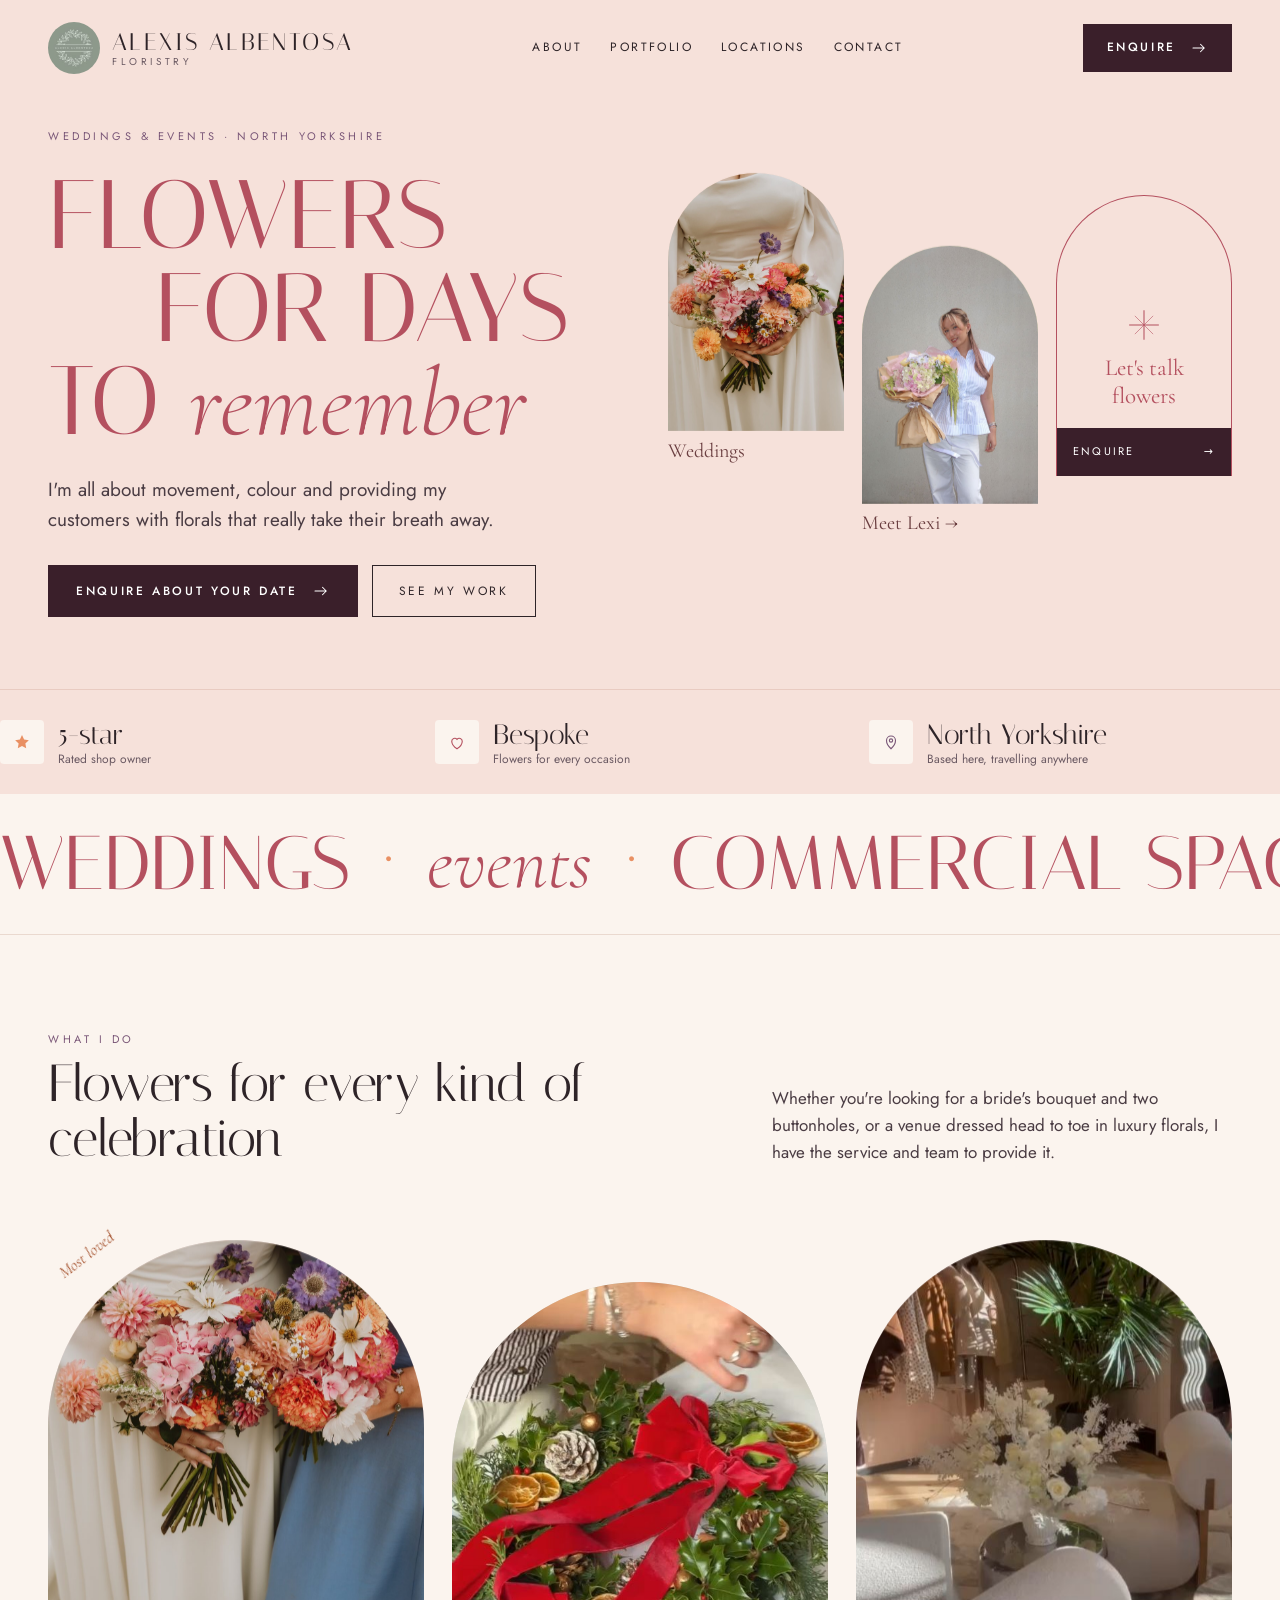
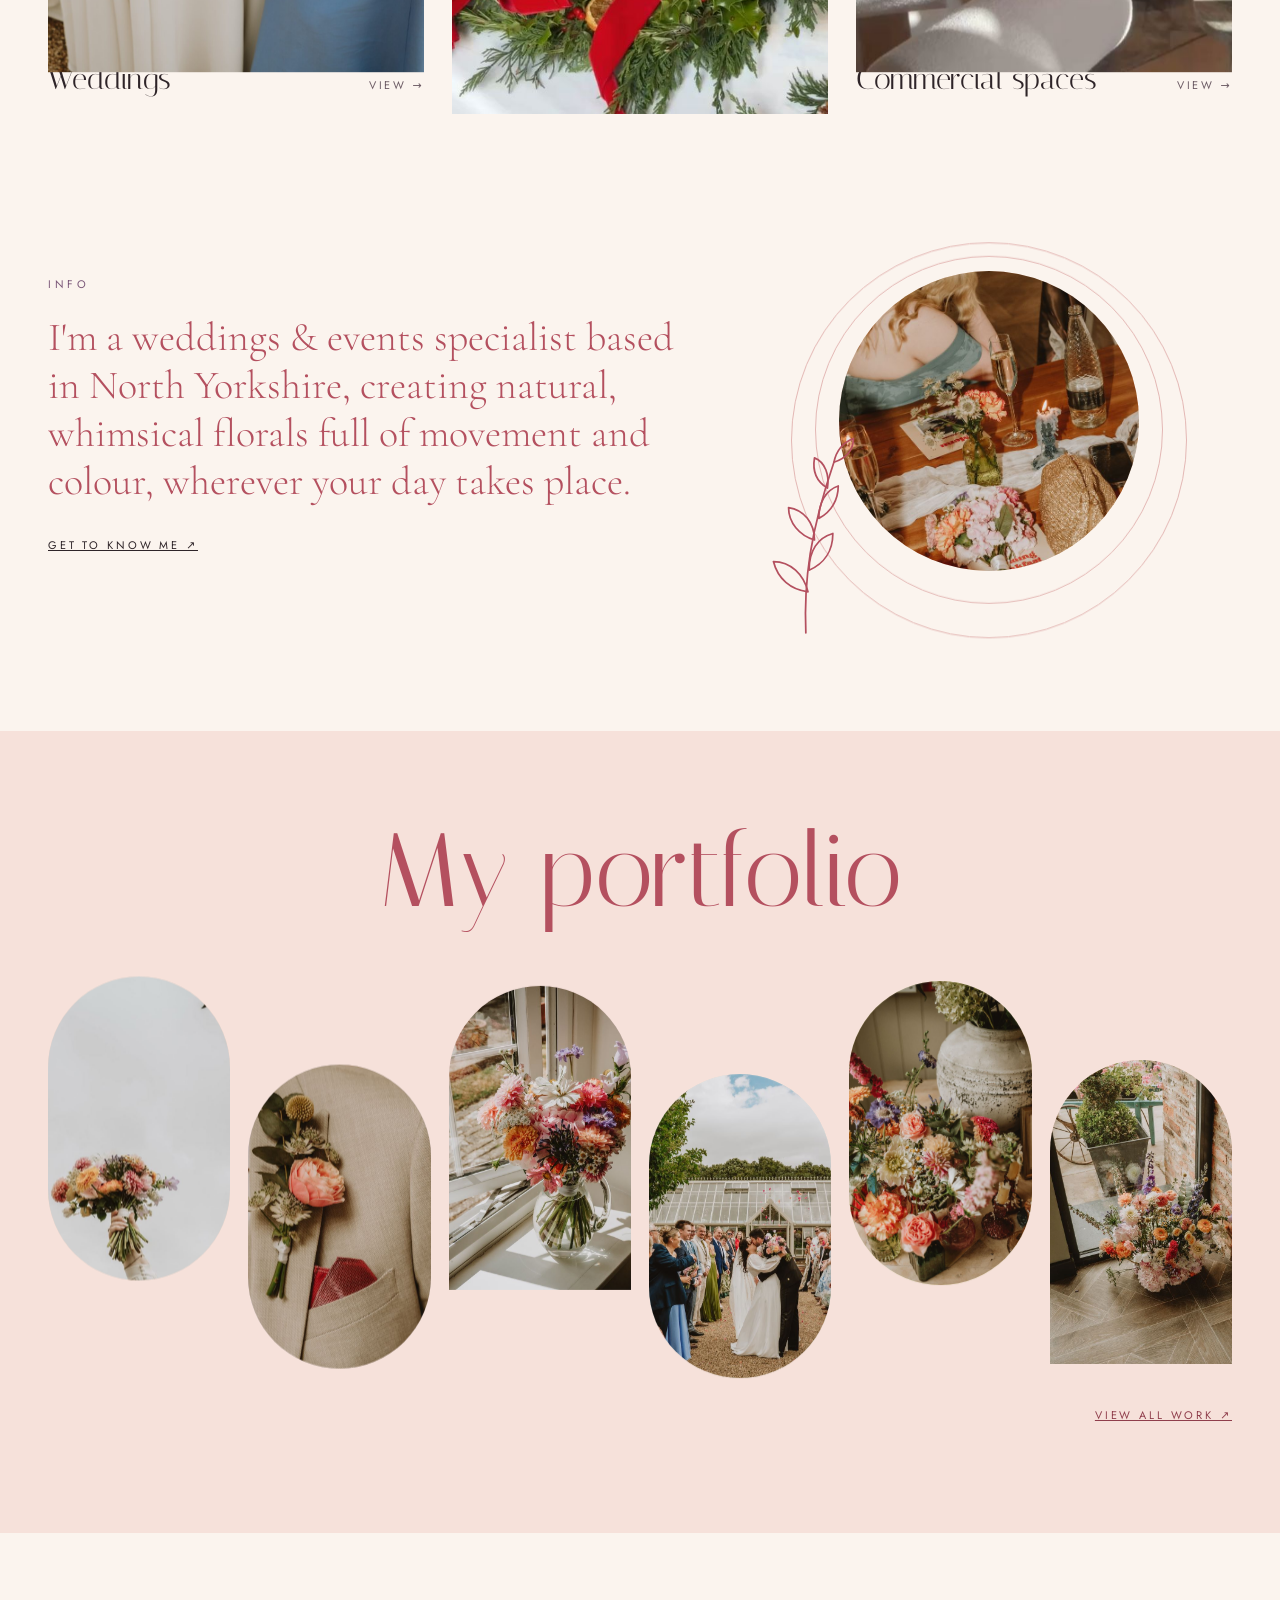
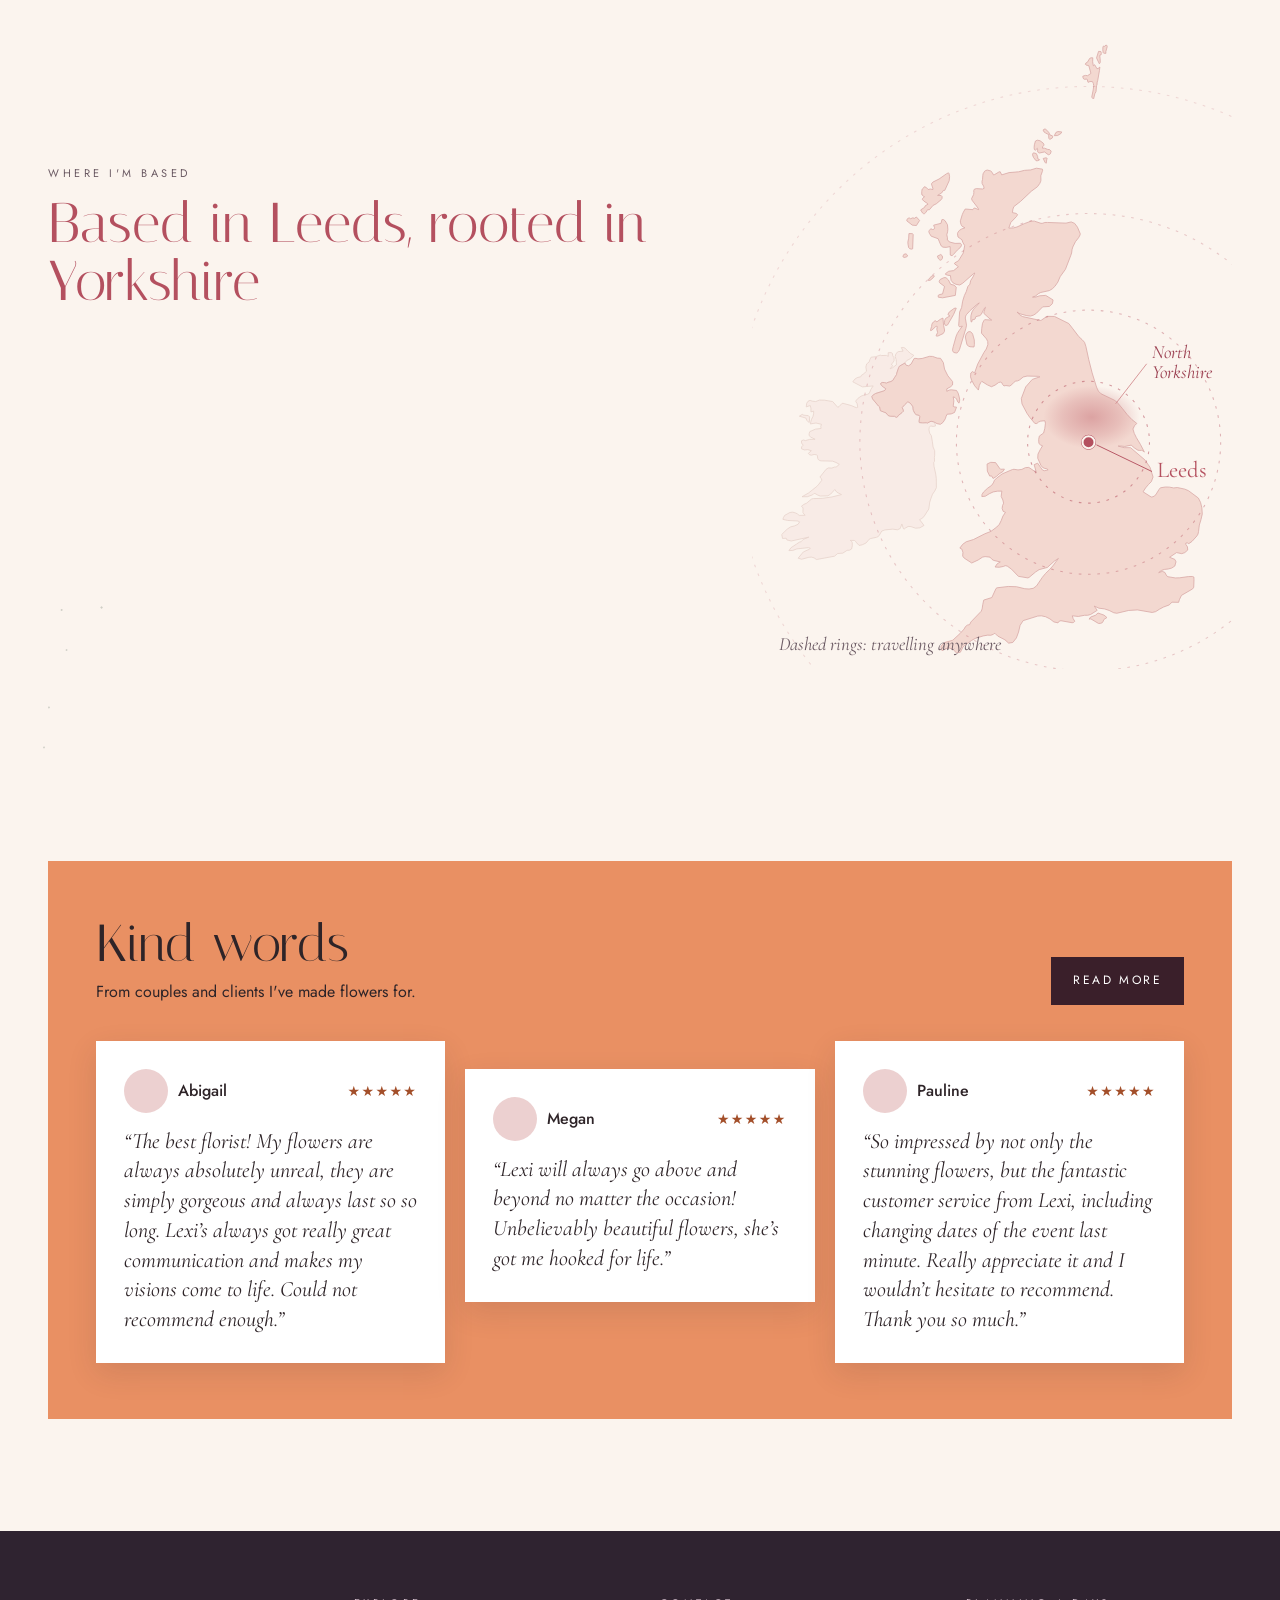
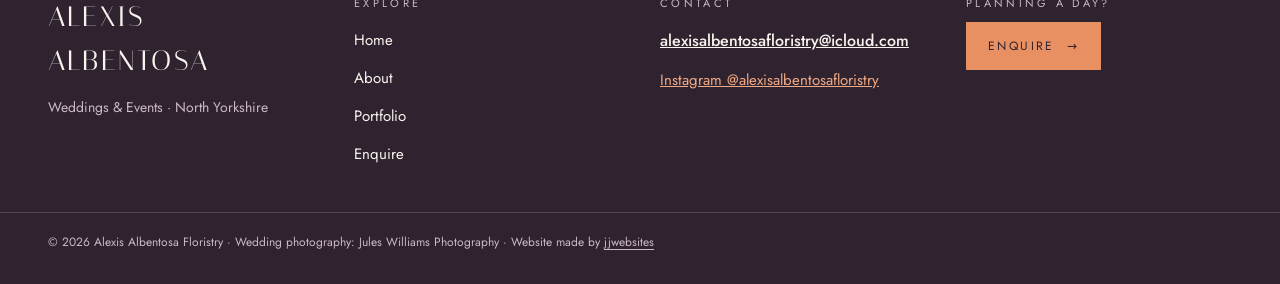
<file: index.html>
<!doctype html>
<html lang="en-GB">
<head>
<meta charset="utf-8">
<meta name="viewport" content="width=device-width, initial-scale=1, viewport-fit=cover">
<title>Alexis Albentosa Floristry — Welcome</title>
<meta name="description" content="Natural, whimsical wedding and event flowers by Alexis Albentosa — based in Leeds, working across North Yorkshire and travelling anywhere.">
<link rel="icon" href="assets/img/logo.jpg">
<link rel="preconnect" href="https://fonts.googleapis.com">
<link rel="preconnect" href="https://fonts.gstatic.com" crossorigin>
<link href="https://fonts.googleapis.com/css2?family=Italiana&amp;family=Cormorant+Garamond:ital,wght@0,300;0,400;0,500;1,300;1,400&amp;family=Jost:wght@400;500&amp;display=swap" rel="stylesheet">
<link rel="stylesheet" href="assets/css/styles.css?v=10">
<link rel="stylesheet" href="assets/css/motion.css?v=10">
<script src="assets/js/motion.js?v=10"></script>
<script src="assets/js/main.js?v=10" defer></script>
</head>
<body data-page="home">
<a class="skip-link" href="#main">Skip to content</a>

<!-- HERO (blush) -->
<div class="bg-blush">
  <header class="container site-header">
    <a class="brand" href="index.html">
      <img class="brand__logo" src="assets/img/logo.jpg" alt="Alexis Albentosa Floristry logo">
      <span class="brand__text"><span class="brand__name">Alexis Albentosa</span><span class="brand__sub">Floristry</span></span>
    </a>
    <nav class="site-nav" aria-label="Main">
      <a href="about.html">About</a>
      <a href="portfolio.html">Portfolio</a>
      <a href="#based" data-locations>Locations</a>
      <a href="enquire.html">Contact</a>
    </nav>
    <a class="btn btn--aubergine header-cta" href="enquire.html">Enquire<svg width="18" height="18" viewBox="0 0 24 24" fill="none" stroke="currentColor" stroke-width="1.4" stroke-linecap="round" stroke-linejoin="round" aria-hidden="true"><path d="M4 12h15M14 7l5 5-5 5"/></svg></a>
    <button type="button" class="menu-btn" aria-expanded="false" aria-controls="site-drawer" aria-label="Menu">
      <svg width="26" height="14" viewBox="0 0 26 14" fill="none" stroke="currentColor" stroke-width="1.4" aria-hidden="true"><path d="M1 2h24M9 12h16"/></svg>
    </button>
  </header>

  <section class="container hero">
    <div class="hero__text">
      <p class="eyebrow">Weddings &amp; Events<span class="m-only"><br></span><span class="d-only"> · </span>North Yorkshire</p>
      <h1 class="display hero__title" data-reveal="lines">
        <span class="end">Flowers</span>
        <span class="indent">for days</span>
        <span>to <em>remember</em></span>
      </h1>
      <p class="lede hero__lede" data-reveal>I'm all about movement, colour and providing my customers with florals that really take their breath away.</p>
      <div class="hero__ctas d-only">
        <a class="btn btn--aubergine" href="enquire.html">Enquire about your date<svg width="18" height="18" viewBox="0 0 24 24" fill="none" stroke="currentColor" stroke-width="1.4" stroke-linecap="round" stroke-linejoin="round" aria-hidden="true"><path d="M4 12h15M14 7l5 5-5 5"/></svg></a>
        <a class="btn btn--outline" href="portfolio.html">See my work</a>
      </div>
    </div>

    <div class="hero__body">
      <div class="hero__pair">
        <figure>
          <div class="photo arch tint-peach" data-bloom data-parallax="0.04"><img src="assets/img/photos/7579db284ebd4209af98978a8f1083b9.jpg" alt="Bride holding a loose bouquet of dahlias, cosmos and scabious"></div>
          <figcaption>Weddings</figcaption>
        </figure>
        <figure>
          <div class="photo arch tint-citrus" data-bloom data-parallax="0.09"><img src="assets/img/photos/d16edcd1bd0f742bc64da8c0286dc173.jpg" alt="Lexi holding an oversized hand-tied bouquet" style="object-position: 50% 30%"></div>
          <figcaption><a href="about.html">Meet Lexi →</a></figcaption>
        </figure>
      </div>

      <div class="hero__side">
        <div class="cta-arch" data-reveal>
          <svg class="sparkle" width="30" height="30" viewBox="0 0 28 28" fill="none" stroke="#b4505f" aria-hidden="true"><path d="M14 1v26M1 14h26" stroke-width="0.9"/><path d="M6 6l16 16M22 6L6 22" stroke-width="0.5"/></svg>
          <p>Let's talk flowers</p>
          <a href="enquire.html">Enquire <span aria-hidden="true">→</span></a>
        </div>
        <ul class="stats m-only">
          <li>
            <span class="stats__icon"><svg width="16" height="16" viewBox="0 0 24 24" fill="var(--peach)" aria-hidden="true"><path d="M12 2.8l2.8 5.8 6.3.9-4.6 4.4 1.1 6.3L12 17.2l-5.6 3 1.1-6.3L2.9 9.5l6.3-.9z"/></svg></span>
            <span class="stats__text"><strong>5-star</strong><span>Rated shop owner</span></span>
          </li>
          <li>
            <span class="stats__icon"><svg width="16" height="16" viewBox="0 0 24 24" fill="none" stroke="#b4505f" stroke-width="1.5" aria-hidden="true"><path d="M12 21s-7-4.4-7-10a4 4 0 0 1 7-2.6A4 4 0 0 1 19 11c0 5.6-7 10-7 10z"/></svg></span>
            <span class="stats__text"><strong>Bespoke</strong><span>Flowers for every occasion</span></span>
          </li>
          <li>
            <span class="stats__icon"><svg width="16" height="16" viewBox="0 0 24 24" fill="none" stroke="#7a5778" stroke-width="1.5" aria-hidden="true"><path d="M12 21s-6-5.5-6-11a6 6 0 0 1 12 0c0 5.5-6 11-6 11z"/><circle cx="12" cy="10" r="2.2"/></svg></span>
            <span class="stats__text"><strong class="sm">North Yorkshire</strong><span>Based here, travelling anywhere</span></span>
          </li>
        </ul>
      </div>
    </div>
  </section>

  <!-- Stats strip (desktop) -->
  <div class="stats-strip d-only">
    <ul class="container stats">
      <li>
        <span class="stats__icon"><svg width="16" height="16" viewBox="0 0 24 24" fill="var(--peach)" aria-hidden="true"><path d="M12 2.8l2.8 5.8 6.3.9-4.6 4.4 1.1 6.3L12 17.2l-5.6 3 1.1-6.3L2.9 9.5l6.3-.9z"/></svg></span>
        <span class="stats__text"><strong>5-star</strong><span>Rated shop owner</span></span>
      </li>
      <li>
        <span class="stats__icon"><svg width="16" height="16" viewBox="0 0 24 24" fill="none" stroke="#b4505f" stroke-width="1.5" aria-hidden="true"><path d="M12 21s-7-4.4-7-10a4 4 0 0 1 7-2.6A4 4 0 0 1 19 11c0 5.6-7 10-7 10z"/></svg></span>
        <span class="stats__text"><strong>Bespoke</strong><span>Flowers for every occasion</span></span>
      </li>
      <li>
        <span class="stats__icon"><svg width="16" height="16" viewBox="0 0 24 24" fill="none" stroke="#7a5778" stroke-width="1.5" aria-hidden="true"><path d="M12 21s-6-5.5-6-11a6 6 0 0 1 12 0c0 5.5-6 11-6 11z"/><circle cx="12" cy="10" r="2.2"/></svg></span>
        <span class="stats__text"><strong>North Yorkshire</strong><span>Based here, travelling anywhere</span></span>
      </li>
    </ul>
  </div>
</div>

<main id="main">
  <!-- MOVING TEXT BAND -->
  <div class="marquee" aria-hidden="true">
    <div class="marquee__band" data-marquee>
      <span>Weddings</span><span class="dot-sep">·</span><em>events</em><span class="dot-sep">·</span><span>Commercial spaces</span><span class="dot-sep">·</span>
      <span>Weddings</span><span class="dot-sep">·</span><em>events</em><span class="dot-sep">·</span><span>Commercial spaces</span><span class="dot-sep">·</span>
      <span>Weddings</span><span class="dot-sep">·</span><em>events</em><span class="dot-sep">·</span><span>Commercial spaces</span><span class="dot-sep">·</span>
      <span>Weddings</span><span class="dot-sep">·</span><em>events</em><span class="dot-sep">·</span><span>Commercial spaces</span><span class="dot-sep">·</span>
    </div>
  </div>

  <!-- WHAT I DO — swipe on phones, three across on desktop -->
  <section class="container what" data-carousel>
    <div class="section-head">
      <div class="stack">
        <p class="eyebrow">What I do</p>
        <h2 class="h2" data-reveal>Flowers for every kind of celebration</h2>
      </div>
      <p>Whether you're looking for a bride's bouquet and two buttonholes, or a venue dressed head to toe in luxury florals, I have the service and team to provide it.</p>
    </div>
    <div class="track" data-track role="region" aria-roledescription="carousel" aria-label="What I do" tabindex="0">
      <a class="service-card" data-slide href="portfolio.html">
        <span class="service-card__tag">Most loved</span>
        <div class="photo arch tint-rose" data-bloom data-parallax="0.04"><img style="object-position: 50% 85%" src="assets/img/photos/e45e533b1d29d6ef8cea7b24f59f0b92.jpg" alt="Bride and bridesmaid side by side with their colourful bouquets" loading="lazy"></div>
        <span class="service-card__meta"><span class="service-card__title">Weddings</span><span class="service-card__view">View →</span></span>
      </a>
      <a class="service-card" data-slide href="portfolio.html">
        <div class="photo arch tint-sage" data-bloom data-parallax="0.09"><video data-loop src="assets/video/wreath-making.mp4" poster="assets/video/wreath-making.jpg" muted loop playsinline preload="none" aria-label="Tying a red velvet bow onto a festive wreath"></video></div>
        <span class="service-card__meta"><span class="service-card__title">Events</span><span class="service-card__view">View →</span></span>
      </a>
      <a class="service-card" data-slide href="portfolio.html">
        <div class="photo arch tint-lilac" data-bloom data-parallax="0.04"><video data-loop src="assets/video/showroom-flowers.mp4" poster="assets/video/showroom-flowers.jpg" muted loop playsinline preload="none" aria-label="White flowers styled in the Max Mara and Flannels showroom, Leeds"></video></div>
        <span class="service-card__meta"><span class="service-card__title">Commercial spaces</span><span class="service-card__view">View →</span></span>
      </a>
    </div>
    <div class="carousel__bar">
      <div class="dots" data-dots></div>
      <div class="carousel__arrows">
        <span class="counter" data-counter style="padding-right: 4px"></span>
        <button type="button" class="icon-btn" data-prev aria-label="Previous"><svg width="16" height="16" viewBox="0 0 16 16" fill="none" stroke="currentColor" stroke-width="1.4" aria-hidden="true"><path d="M10 3L5 8l5 5"/></svg></button>
        <button type="button" class="icon-btn icon-btn--solid" data-next aria-label="Next"><svg width="16" height="16" viewBox="0 0 16 16" fill="none" stroke="currentColor" stroke-width="1.4" aria-hidden="true"><path d="M6 3l5 5-5 5"/></svg></button>
      </div>
    </div>
  </section>

  <!-- INFO with rings -->
  <section class="container info">
    <div class="info__text">
      <p class="eyebrow">Info</p>
      <p class="quote-lg" data-reveal>I'm a weddings &amp; events specialist based in North Yorkshire, creating natural, whimsical florals full of movement and colour, wherever your day takes place.</p>
      <a class="text-link" href="about.html">Get to know me ↗</a>
    </div>
    <div class="rings-wrap">
      <div class="rings">
        <div class="rings__ring rings__ring--outer" aria-hidden="true" data-parallax="0.07"></div>
        <div class="rings__ring rings__ring--inner" aria-hidden="true" data-parallax="0.035"></div>
        <div class="photo tint-peach" data-bloom><img src="assets/img/photos/f59fa2b5edba22bb869a1722073ed79d.jpg" alt="Bridesmaid's bouquet on the reception table" loading="lazy"></div>
        <svg class="botanical" data-draw data-sway aria-hidden="true" width="90" height="150" viewBox="0 0 120 200" fill="none" stroke="#b4505f" stroke-width="1.8" stroke-linecap="round" stroke-linejoin="round"><path pathLength="1" d="M58 198C56 150 62 104 84 40"/><path pathLength="1" d="M60 160c-16-2-28-12-32-28 16 0 28 12 32 28z"/><path pathLength="1" d="M61 140c14-6 22-18 22-34-14 4-22 16-22 34z"/><path pathLength="1" d="M66 112c-14-4-24-16-24-30 14 2 24 14 24 30z"/><path pathLength="1" d="M70 92c12-6 18-18 18-30-12 4-18 16-18 30z"/><path pathLength="1" d="M78 64c-10-6-14-16-12-28 10 4 14 16 12 28z"/><path pathLength="1" d="M84 40c2-10 8-18 18-22 0 10-6 18-18 22z"/></svg>
      </div>
    </div>
  </section>

  <!-- PORTFOLIO PREVIEW — swipeable ovals on phones, a staggered row on desktop -->
  <section class="bg-blush" data-carousel>
    <div class="container gallery-preview">
      <h2 class="gallery-preview__title" data-reveal>My portfolio</h2>
      <div class="track" data-track role="region" aria-roledescription="carousel" aria-label="Portfolio preview" tabindex="0">
        <div class="photo oval tint-peach" data-slide data-bloom data-sway data-parallax="0.03"><img src="assets/img/photos/e4862a05d823a16360e2f9b875dc4855.jpg" alt="A wedding bouquet held up against the sky" loading="lazy"></div>
        <div class="photo oval drop tint-lilac" data-slide data-bloom data-sway data-parallax="0.09"><img src="assets/img/photos/5dbbcbb159c5fe905050639cb5773532.jpg" alt="Coral peony buttonhole on a cream suit" loading="lazy"></div>
        <div class="photo oval arch tint-rose" data-slide data-bloom data-sway data-parallax="0.05"><img src="assets/img/photos/e88c99c69b439ffe4d835529ce4663ad.jpg" alt="Vase of dahlias on a windowsill" loading="lazy"></div>
        <div class="photo oval drop tint-sage" data-slide data-bloom data-sway data-parallax="0.11"><img src="assets/img/photos/9c1451377e4867d9c4625f38725d6d56.jpg" alt="Couple kissing at the end of the aisle" loading="lazy"></div>
        <div class="photo oval tint-citrus" data-slide data-bloom data-sway data-parallax="0.04"><img src="assets/img/photos/4f6bc410496e7f9131996bc8223bbc55.jpg" alt="Colourful arrangement beside a stone urn" loading="lazy"></div>
        <div class="photo oval arch drop tint-peach" data-slide data-bloom data-sway data-parallax="0.08"><img src="assets/img/photos/de114eb27a5a9274b54deb2e9b33fe06.jpg" alt="Floor arrangement of meadow flowers by a doorway" loading="lazy"></div>
      </div>
      <div class="carousel__bar">
        <div class="carousel__arrows">
          <button type="button" class="icon-btn icon-btn--rose" data-prev aria-label="Previous"><svg width="16" height="16" viewBox="0 0 16 16" fill="none" stroke="currentColor" stroke-width="1.4" aria-hidden="true"><path d="M10 3L5 8l5 5"/></svg></button>
          <button type="button" class="icon-btn icon-btn--rose icon-btn--solid" data-next aria-label="Next"><svg width="16" height="16" viewBox="0 0 16 16" fill="none" stroke="currentColor" stroke-width="1.4" aria-hidden="true"><path d="M6 3l5 5-5 5"/></svg></button>
        </div>
      </div>
      <a class="text-link" href="portfolio.html">View all work ↗</a>
    </div>
  </section>

  <!-- WHERE I'M BASED (cream, light map) -->
  <section id="based" class="based-section">
    <svg class="botanical" data-draw data-sway aria-hidden="true" width="120" height="165" viewBox="0 0 160 220" fill="none" stroke="#8e988c" stroke-width="1.6" stroke-linecap="round" stroke-linejoin="round"><path pathLength="1" d="M58 220C56 172 62 122 78 72"/><path pathLength="1" d="M78 72c-10-6-14-20-8-34 6 4 10 10 10 16 2-8 8-14 16-16 2 14-4 28-18 34z"/><path pathLength="1" d="M68 150c-18-2-30-14-34-30 16 0 30 12 34 30z"/><path pathLength="1" d="M64 182c14-4 24-16 26-32-14 2-24 14-26 32z"/><path pathLength="1" d="M63 122C80 110 98 92 110 70"/><path pathLength="1" d="M110 70c-4-12 0-24 12-30 2 12-2 24-12 30z"/><path pathLength="1" d="M110 70c10-4 22-2 30 8-10 6-22 4-30-8z"/><path pathLength="1" d="M82 104c4-10 14-16 24-16-2 10-12 16-24 16z"/></svg>
    <div class="container based">
      <div class="based__col">
        <div class="based__head">
          <p class="eyebrow eyebrow--muted">Where I'm based</p>
          <h2 class="h2" data-reveal>Based in Leeds, rooted in Yorkshire</h2>
        </div>
        <dl class="facts" data-reveal>
          <div><dt>Based in</dt><dd>Leeds, working across North Yorkshire</dd></div>
          <div><dt>Travelling to</dt><dd>Anywhere — costs vary with travel</dd></div>
        </dl>
      </div>
      <div class="based__map" data-reveal>
<svg viewBox="0 0 360 480" role="img" aria-label="Map of the UK and Ireland showing Lexi based in Leeds, working across North Yorkshire, with rings showing she travels anywhere">
<defs><radialGradient id="aaNyGlow"><stop offset="0" stop-color="#d49193" stop-opacity="0.75"/><stop offset="0.6" stop-color="#d49193" stop-opacity="0.35"/><stop offset="1" stop-color="#d49193" stop-opacity="0"/></radialGradient></defs>
<style>@keyframes aaPulse{0%{r:5;opacity:.7}100%{r:20;opacity:0}}.aa-pulse{animation:aaPulse 2.6s ease-out infinite}@media (prefers-reduced-motion: reduce){.aa-pulse{animation:none;opacity:0}}</style>
<path d="M43.1,294L42.8,295.2L41.1,293.5L40.4,291.8L35.5,290.4L37.7,289L38.8,289.6L42.3,290L43.2,290.9ZM114.7,250.5L110.6,252.9L110,253.9L108.6,258L108.4,259.2L107,261.3L105.6,263.6L104.2,264.4L102,265L100.8,265.6L99.4,265.2L97.6,265.1L96.5,265.8L96.6,266.5L97,267.2L98.5,268.5L100.3,269.7L100.1,270.5L99,271.4L92.6,273.4L90.6,274.7L89.9,275.6L90.4,277.4L94.9,282.8L95.7,283.4L96.3,286.3L100.5,287.9L102.1,289.9L103.6,290.4L106.9,290.5L108.2,291.3L109.1,290.9L109.6,290L112.5,287.7L113.6,286.6L113.2,285.1L112.6,284L114.5,281.8L116.7,279.7L117.7,279.9L119.4,281.4L120.7,283.4L120.8,284.9L121,286L122.2,288.4L123.1,289.2L125.4,289.8L125.9,290.7L125.3,294.1L125.5,295.2L128.1,295.4L130.8,295.3L131.7,295.5L132.7,294.9L134.3,294.2L136.3,294.6L137.3,296.2L137.7,297.7L135.9,298.1L133.9,297.7L133,298.7L132.7,300.6L133.3,303.2L134.5,305L135.2,309.1L135.8,313.5L137,316.3L137,319.7L136.8,321.3L136.9,324.2L136.3,325.2L136.5,328L137.8,333.8L138.2,337L138.3,344L137,346.6L135.4,348.9L134.3,351.8L133.3,354.9L132.6,360L128.9,365.8L127.4,367.1L125.7,368L129,372.3L125.9,374.1L122.7,374.4L119.2,373.2L117.1,373.1L114.9,374.4L114.1,375.1L113.5,374.7L112.4,371.2L111.2,374.6L109,375.6L105.6,375.1L99.7,375.7L97.4,376.5L96.4,378L95.5,379.8L94.5,380.7L93.4,381.2L88.8,382.2L87.9,382.7L85.5,385.5L82.6,386.9L80.3,387.3L78.5,385.4L77.7,384.3L76.8,383.6L73.7,383.5L74.6,384.1L75.2,385.3L75.2,387.7L74.7,390L73.1,390.9L71.3,391L68.1,393.1L64.2,393.4L61.9,395.4L48.9,397.8L48.2,397.8L46.5,396.6L44.6,396.1L42.7,396.2L37.2,397.7L34.6,396.9L38.5,392.2L43.2,390.1L43.7,389.4L42.2,389L33.7,389.9L30.6,391.1L27.7,391.2L29.3,389L33.4,386.3L35.5,384.9L36.9,384.5L38.4,382.8L42.6,381.1L29.4,384L26.2,383.2L25.6,381.9L22.9,382.1L22.3,379.1L26.5,375L29,373.4L31.8,372.7L34.5,371.5L35.7,369.7L34.5,369L26.8,368.6L23.2,367.8L23.6,366.4L24.5,364.8L28.5,362.6L30.6,362.4L32.5,362.9L34.1,363.7L35.4,364.8L39.8,364.7L38.2,362.8L38.3,359.2L37.1,357.9L39,356.5L41,355.6L44.7,352.5L46,352.2L52.7,352L59.8,351L67.1,349.2L63.6,347.4L62.1,345.4L58.9,348.9L56.9,350.1L51.2,350.3L49.4,349.6L47.1,348.3L46.2,348.6L45.4,349.4L41.5,350.8L37.5,350.8L42.4,348L48.7,343L50.2,341.3L52.4,338.4L52,337.1L50.9,336.1L55.6,330.2L57.2,329.2L59.9,329.3L62,328.5L62.8,328.5L63.6,328.2L65.5,326.5L63,325.1L60.4,324.1L51.9,323.9L50.9,323.7L49.8,323L49.3,322.1L49,319.9L48.5,319.4L46.6,319.1L44.7,319.6L43.3,319.4L42.2,318.3L44.5,316.3L41.9,315.5L39.2,315.7L37.1,314.8L37.2,313.4L38.4,312.1L37.2,310.6L37.1,308.9L38.6,308.2L40,308.7L43.3,307.8L47.3,307.7L44.1,306.1L42.8,304.9L42.9,303.3L43.3,302L47.6,300.1L51.8,299.6L51.6,298L52.1,296.5L48,295.5L43.7,296.2L44.5,293.1L45.8,290.4L46.2,288.6L46.2,286.6L44.2,287.2L44.2,284.4L43.7,282.4L40.7,283.4L41,280.8L42,279.2L43.6,278.5L45.1,279.1L47.8,279.4L50.6,278.3L54.4,278.4L60.5,279.4L64.3,283.7L65.4,283.1L67.4,280.9L68.2,280.7L74.4,282.4L78.2,284L79.3,283.7L78.9,281.1L77.7,279.1L79.6,276.9L81.8,275.4L83.3,274.8L86.6,274L88,273.2L89.2,270.2L90.9,267.7L82.8,268.4L75.6,264.6L77.1,262.6L78.8,261.5L81.6,260.8L82,259.8L83.4,258.9L85.9,256.7L85.4,253.5L86,251.2L87.8,249.8L88.5,247.7L89.4,246.1L92.7,245.8L96.1,244.6L97.2,244.9L100.9,244.8L102.2,245.5L102.1,242.8L104.4,242.7L105.3,243.3L105.6,245.2L106.5,246.5L106.6,248.6L105.8,250.2L104.5,251.3L105.5,252.6L103.6,254.8L105.5,254L108.3,251.9L108.3,250.1L108.1,247.8L107.4,245.6L108,243.4L109.6,242L113.3,241.6L112,238.9L113.4,238.8L114.9,239.4L116.9,241.6L119,243.4L121.4,244.8L118.9,247.2L116,248.7Z" fill="#f8ebe6" stroke="#e8d3cc" stroke-width="0.6" stroke-linejoin="round"/>
<path d="M223.5,402L221.6,403.8L215.3,405.5L212.6,407.3L207.8,411.3L206.9,411.7L199.8,410.5L194.6,405.1L191.4,402.8L190,402.5L188.5,403.1L185.4,403.7L182.3,403.5L183.9,401.1L186.2,399.7L181.4,398.6L180,397.8L178.5,396.1L174.8,395.7L172.9,396.1L169.7,398.2L164.8,400.5L159.1,396.8L158,395.3L158.2,392.5L157.4,390.1L155.9,389.3L158,386.5L160.6,384.6L166.1,382.9L174.6,378.6L179.2,376.8L183.6,373.5L185.5,371.5L186.9,368.7L188.2,365.3L190.1,362.5L188.4,361.8L187.6,359.6L187.9,357.5L188.7,355.6L188.1,353.2L186.9,350.6L187.1,348.7L187.4,346.6L184.2,346.6L180.9,347.2L177.9,348.6L175,350.4L172.4,350.7L172.5,349.1L173.7,347.2L176.6,344.5L179.8,342.2L181,340.4L181.9,338.4L183.5,336.8L187.6,333.7L195.3,330.4L196.5,330.2L199.5,330.7L202.4,330.3L205,329L207.6,328.8L213.3,332.6L211.6,326.8L214.2,325.6L217.9,330.8L219.2,331.3L222.1,330.6L221,329.7L219.7,329.6L218,328.9L216.6,327.1L214.3,321.9L214.5,318.8L216.1,315.6L217.9,312.6L216.5,312L215.2,310.9L215,307.9L215.5,305.3L218.7,303L219.6,299.5L220.1,295.6L219.6,293.8L216.5,294.1L214.9,294.8L213.6,295.9L212.1,295.8L208.4,291.4L206.2,288.2L202.5,281.2L202,277.1L205.3,268.4L210.2,262.8L215.9,260.9L214.8,260.5L206.3,260.3L203.4,261L200.7,263.2L199.2,263.9L197.7,264.1L196.2,265.2L194.8,266.8L193.3,267.8L190.4,267.4L189,267.7L188,266.7L187.3,265.2L186.2,264.8L184.9,265.2L182.3,267.1L179.6,268.3L176.5,266.9L172.4,264.3L171.6,265.1L170.5,267.3L169.8,270.8L167,267.6L164.7,263.4L163.9,260.9L164.1,258L165.4,256.9L166.9,258L169.3,251.3L174,242.5L175.7,240L176.9,236.7L176.8,234.4L175.9,232.5L172.1,228.1L172.3,224.6L172.9,220.7L174.1,218.4L174.5,218L179.8,218.3L177.8,216.9L173.9,213.3L174,212L175.1,208.7L174.6,209.1L173.7,210.5L171.9,214.1L170.8,215L167.9,215.7L167.3,217.5L166.7,217.9L165.3,218L164.8,219.7L164.4,219.8L164.1,218L164.2,215L165,212.2L166.2,210.1L170.5,205.4L168.4,206.8L163.6,211.2L161,214L160.4,215L160.1,215.9L160,216.8L160.9,222.2L160.4,224.6L155.6,240.5L154.7,242L154,242.8L153.3,243L151.3,242.6L150.4,241.3L150.5,240L151,237.9L153.1,230.4L154,228.3L155.2,226.4L157.7,223L157.7,222.8L156,223.4L155.3,223.1L155,222.5L155.7,212.3L157.2,208.9L158,204.1L159.3,199.9L160.7,196.9L161.9,193.1L163.4,191.4L164,188.7L165.7,186L167.1,183L166.4,183.3L158,190.7L155.8,192L153,191.5L150.9,190.5L149.3,188.5L148.8,184.9L146.8,184.7L145.1,184L145.1,183.5L147.5,181.7L151.2,181.2L154.8,178.3L151.8,176L152.1,175.4L154.9,173.8L158.5,167.9L159.5,162.5L158,159.8L157.5,158.1L154.5,156L154.1,153.5L154.6,152.2L155.6,151L157.2,150L159.7,149.1L157.6,148L156.8,146.7L156.3,144.9L156.3,143.8L157.7,139.2L158.5,137.4L159.9,135L165.7,135.5L166.4,134.4L167.1,134.3L170,135.5L169.6,134.4L165,128.4L164.7,127.2L166.2,124.2L166.4,122.8L166.3,121.3L166.7,120.2L168.3,119.7L172.9,120L174.1,119.5L173.7,117.9L172.6,115.9L172.5,114.3L172.9,112.8L173.1,109.8L173.3,108.6L174.5,106.6L175.4,106.1L176.6,105.8L179.1,106.5L180,107.4L181.1,109.4L181.9,109.2L185.1,107.3L186.1,107L187.3,109.4L192.8,107.7L200,107.1L204.4,106L209,105.7L213.3,104.4L217.8,105.1L218,105.9L217.7,107L216.6,110.1L216.7,113.5L216.4,114.6L215.8,115.9L214.1,118.3L209.6,121.6L201.3,129.4L196.4,133.2L195.7,135.1L195.3,137.7L198.1,138.3L199.2,139.2L198.5,140.5L194.1,145.1L192.6,149.3L196,149.2L198.7,148.5L204.2,146L209.3,144.1L211.8,144.1L216.6,145.7L217.6,145.8L219.7,145.1L221.7,145.1L235.5,145.6L239.4,144.7L242,145.8L244.1,148.6L246.2,153.6L246.1,154.4L244.9,156.6L242.6,159.5L240.6,163.5L240,165.6L239.7,168L239,170.1L235.1,180.2L231.1,185.8L229.4,189.8L227.2,193L225.2,194.9L223,196.2L216.6,197.6L214.8,198.5L212.6,200.3L210.4,201.1L213,201L215.6,200.1L220.3,199.8L225.8,203.2L225.3,206L223,208.1L218,208.4L213.3,213.2L211.1,214.6L208.9,215.3L206.1,215L201,213.6L198.8,212.3L200.8,214.4L203,215.7L216.3,218.6L217,218.4L221.2,215.5L226.9,215.6L237.6,220.9L240.7,224.9L245.1,230.7L247.5,232.9L249.4,235L250.4,238L252.6,248.1L255.1,257.9L258.4,268.6L259.8,271.6L261.8,273.6L271.6,278.3L273.7,279.8L277.6,284.4L281.4,289.2L284.9,292.9L288.6,295.8L286.9,297.5L285.7,300L286.7,303.3L288.3,306.5L291.4,311.7L294.3,317.3L293.2,316.4L292.2,316L290.8,316.1L289.4,315.9L286.8,314.2L284.4,312.1L279.6,313.1L277,312.8L274.6,312.8L279.1,314L283.9,314L294.7,323.2L298.5,328.7L300.8,336L299.5,339.5L297.3,341.7L295.2,344.2L293.3,347.1L299.4,351L300.7,350.8L302,350.2L303.2,348.7L305.3,345.3L306.3,344.1L310,343.5L313.1,343.6L316.3,344.2L319,343.9L324.6,345.1L327.4,346.3L334.8,351.8L336.4,355L337.4,359.1L337.7,363.8L336.7,368.1L335.5,372L334.9,376.9L334.5,378.8L333.7,380.2L330,384.3L327.6,386L326.5,385.4L325.4,385.5L325.3,386.4L326.6,388.4L326.8,390.8L324.6,392.7L322.3,393.5L318.4,392.7L313.2,396.2L317.1,397.8L318,399.6L317.1,402.8L314.8,404.3L312.1,405L309.4,405.3L307.1,406.1L305,407.7L307.7,406.8L309.6,407.5L311,410.1L312,410.8L317.5,411.7L320.7,411.6L327.2,410.7L330.2,410.6L331.4,411L331.5,413.2L331.3,418.7L330.5,419.9L322.1,424.8L320.5,428.1L320,430L315,429.9L312.8,432L308.7,433.5L305.7,435.1L302.7,437L300.1,437.6L289.1,435.7L282.5,436.1L273.6,438.2L271.3,437.8L267.9,436.1L264.3,434.9L260.2,434.4L256.7,432.8L258.9,436L254,439.1L251.8,439.7L249.5,439.7L244.7,440.6L240.2,440.1L240.9,442.3L242.1,444.2L241.2,445.1L240.1,445.3L231.7,443.8L230.5,444.1L229.5,445.4L226.4,444.7L223.4,442.4L220.2,440.8L217,440.1L214.3,440.3L203.4,443.7L201.1,447.2L199.9,452.3L198.3,456.7L195.6,460.1L192.5,460.6L189.7,458.1L184.3,455.3L182.4,453.4L181.8,453.3L181.2,453.9L179.1,454.7L176.8,454.6L173.4,455.2L167.3,457.1L164.8,458.5L159.5,462.4L158.3,463.4L156.3,467.4L153.4,468L150.8,465.3L147.8,464.2L144.7,465L142.6,466.3L141.8,465.1L141.8,462.8L144.3,460.2L150.6,458.4L156.2,453.2L159.1,450L160.1,448.2L161.5,447.1L163.2,446.7L164.2,444.7L171.9,436.7L172.6,434.9L173.1,431.5L173.8,428.3L179.9,426.4L183,419.6L183.8,419.1L192.2,418.1L198.4,418.3L204.6,419.8L207.8,420L210.9,419.5L213.4,417.7L217.8,411.2L220.2,408.3L223,405.6L225.6,402.7L229.8,397.1L226.9,399ZM185.6,329.3L186.5,330.2L189.3,330.1L188.3,331.8L185.3,333.7L183.3,335.6L180.8,337.1L179.7,335.2L178.3,335.3L176.5,331.6L176.3,326.3L179,325L182.7,325.2ZM229.2,79.9L226.7,80L228,77.5L229.5,76.9L232.3,77.2L231.8,78.3ZM261,25.5L260.5,26.1L258.4,21.7L259.9,16.8L261.7,16.9L262,18.2L261.8,19.4L260.9,19.6L260.8,19.9L261.1,22.2L261.2,24.9ZM255.5,24.6L256,27.6L257,26.8L258.7,29.7L259.5,29.7L260.9,28.5L260.6,31.1L259.3,38.6L258.9,39.8L258.7,42.1L258.4,42.5L258,47L257.1,48.6L256.3,52.1L256,52.5L254.8,51.1L255.9,45.7L256.3,42.5L256,40.9L255.3,39.4L253.5,39.4L252,40L251.7,39.2L251.6,38L251.2,37.6L249.2,37.7L248.7,37.4L248.2,36.3L248.1,35.4L250,34.8L251.7,35L254.2,33.3L252.6,27.5L250.5,27L250,26.5L250.4,25.5L251.5,25L253.3,22L254.3,21.6L255.6,21.6ZM266.4,12.8L266.4,13.3L265.4,16.9L265.4,18.3L263.7,18.1L263.4,17.8L263.1,15.7L263.2,13.5L263.5,12.9L264,12.7L264.5,13.1L265.4,12L265.8,12ZM215.5,98.3L214.2,98.8L213,98.8L211.1,96.3L210.4,94.4L210.6,93.3L211.4,92.9L213.3,93.5L214.2,95.6L214.3,96.9L214.5,97.5L215.7,98ZM220.7,100.6L220.4,100.7L219.7,99.9L218.4,97.1L220.5,96.6L221.4,97L221,98.2ZM218,88.3L217.8,89.4L219.4,89.4L221.8,90.3L223.3,90.5L224.4,91.6L223.8,93.6L223,94.2L222.2,94.3L219.4,92.2L215.6,93L214.8,92.7L214.3,92.2L214.2,91.4L214.2,90L214,89.5L212.6,90.9L212,90.7L211.7,90.1L211.6,88.7L211.8,86.8L212.6,84L214,83.4L216,83.8L218.2,85.4L218.9,86.4L218.9,87.2ZM225.2,81.8L223.3,82.8L222.6,81.9L222.5,79.2L220.2,78L219.1,77.3L218.4,75.9L218.5,75.5L220,74.9L222.5,77.4L223.5,79.5L225.3,80.1L225.5,80.4ZM133.7,188.4L132.3,188.6L132.3,187.9L134.8,185.2L136.3,184.9L136.8,185.2L135.7,186.8ZM166.5,238.5L163.5,238.3L162.5,237.9L161.2,236.8L160,231L160.6,228.9L161.3,228L161.9,227.2L163.6,226.9L165.1,228.1L165.6,229.2L166.7,233.2L166.8,236.6ZM152.5,199.8L143,201.6L139.8,201.2L139.5,200L140.3,199.3L142.9,198.7L144.4,193.1L140.6,190.2L140.4,189.5L140.8,188.3L141.2,187.8L143.7,186.6L144.8,186.4L145.6,186.6L147.3,188.2L149,191.5L151.5,192.1L153.2,193.6ZM143.2,216.8L143.7,222.3L144.4,225.7L144.3,226.9L143.4,228.4L139.4,230.3L138.2,230.3L138.2,229.7L139.2,227.6L138.6,225.1L139,223.2L138.7,222.9L137.9,223.1L134.9,225.9L133.9,226.2L133.9,225.6L134.7,223.1L134.9,221.5L135.4,220.5L136.2,219.6L137.2,218.9L137.9,218.9L138.6,219.7L141.1,217.8ZM146.7,221.9L146.1,222.3L144.9,222.2L144.5,221.4L144.3,220.4L144.5,218.5L145.2,217.1L148.4,215.2L147.1,214.4L147,213.9L148,212.2L151.4,209.7L152.3,209.3L153.2,209.4L151.2,214.1ZM147.9,113.8L144.6,121L143.5,121.1L142.3,122.9L139.2,124.8L141.9,124.9L142.6,125.7L142.5,127.1L141.9,128L138.2,131.1L135.8,132.3L133,135.6L131.7,135.5L130.3,137.7L129.2,138.6L128.6,138.5L127.9,138L126.5,135.7L129.5,133.7L129.9,132.6L132,131.4L131.8,131L128.8,129L127.7,127.7L127.9,127.1L129.4,125.8L128.7,125.6L128.3,124.9L127.5,124.5L127.3,123.8L127.3,122L127.6,120.1L128.6,119.4L129,118.5L129.4,118.3L130.8,118.9L132.1,120.4L133.7,120L135.7,120.4L135.8,120L134.6,116.3L134.9,115.6L135.7,114.8L140.3,112.5L146,108.5L147.4,107.9L147.8,108.5L148.2,110.8ZM142.3,172.9L141.6,173.4L140.8,173.2L139.9,172.4L139,170.4L141.6,169.1L142.6,170L142.9,171L142.8,172ZM146.9,150.2L146.7,152.1L146.1,154.3L146.6,156.6L146.5,158.3L147.5,158.9L148,159.7L152.3,160.8L156.3,160.7L157,161.5L157,162.6L156.3,163.8L154,165.8L151,169.2L150.2,169.9L149.2,169.9L148.7,169.5L148.6,163.2L145.6,163.8L143.2,163.6L142,162.8L141.2,161.2L139.6,157.3L134.4,155.4L133,153.2L132.6,151.9L132.9,151.2L134.1,149.8L135.4,150.4L136.4,150.2L136.9,149.5L136.9,148.9L136.3,147.5L136.3,147.1L141.8,145.7L142.4,143L143.6,142.9L144.9,143.9L146.6,146.8ZM123.3,141L125.7,143.6L123.3,147.4L120.2,147.1L116.1,143.9L116.1,143.3L116.5,142.5L117.2,141.8L118,141.7L119,142.3L120.6,141.6L121.8,142ZM120.5,164.9L119.5,165.1L118.3,164.8L117.5,164L117,161.4L116.9,159.8L117.5,156.9L117.7,153.4L120.3,153.5L120.9,154L120.5,164.5ZM116.1,170.9L114.1,171.4L113.4,171L113.2,170.4L113.9,169L115.5,168.6L116.5,169.5L116.6,170.2ZM136.3,294.6L134.3,294.2L132.7,294.9L131.7,295.5L130.8,295.3L128.1,295.4L125.5,295.2L125.3,294.1L125.9,290.7L125.4,289.8L123.1,289.2L122.2,288.4L121,286L120.8,284.9L120.7,283.4L119.4,281.4L117.7,279.9L116.7,279.7L114.5,281.8L112.6,284L113.2,285.1L113.6,286.6L112.5,287.7L109.6,290L109.1,290.9L108.2,291.3L106.9,290.5L103.6,290.4L102.1,289.9L100.5,287.9L96.3,286.3L95.7,283.4L94.9,282.8L90.4,277.4L89.9,275.6L90.6,274.7L92.6,273.4L99,271.4L100.1,270.5L100.3,269.7L98.5,268.5L97,267.2L96.6,266.5L96.5,265.8L97.6,265.1L99.4,265.2L100.8,265.6L102,265L104.2,264.4L105.6,263.6L107,261.3L108.4,259.2L108.6,258L110,253.9L110.6,252.9L114.7,250.5L115.5,252.1L117.4,252.6L119.3,251.3L121.6,247.1L123,247L124.5,247.4L127.6,247.1L133.1,245.5L135.5,245.6L138.9,246.8L141.4,247L143.5,250.2L144.4,255.1L146.9,260.1L150.5,264.5L150.4,267L149,268.3L146.1,269.9L146.1,271.7L147.9,270.8L149.5,270.6L153.4,271.1L154.6,273.1L155.4,275.9L155.8,278.2L155.3,280.6L154.4,279.8L153.4,277.5L152.3,276.4L150.9,275.9L151.4,278.9L150.9,283L151.5,283.4L153.4,283.6L151.9,287.6L149.4,288.7L146.4,288.9L145.6,290.4L145,292.3L143.3,295L141.3,296.5L138.8,296ZM266.2,441.4L263.9,442.9L263.2,444.6L262.7,445.3L261.2,445.8L259.8,445.8L254.1,442.4L252.8,442.6L254,441L257.6,439.7L259.5,438L264,439.6Z" fill="#f3d8d0" stroke="#d9a9a6" stroke-width="0.6" stroke-linejoin="round"/>
<circle cx="252.4" cy="309.9" r="45.7" fill="none" stroke="#b4505f" stroke-width="0.8" stroke-dasharray="2 5" opacity="0.55"/><circle cx="252.4" cy="309.9" r="99.1" fill="none" stroke="#b4505f" stroke-width="0.8" stroke-dasharray="2 5" opacity="0.4"/><circle cx="252.4" cy="309.9" r="171.5" fill="none" stroke="#b4505f" stroke-width="0.8" stroke-dasharray="2 5" opacity="0.28"/><circle cx="252.4" cy="309.9" r="266.8" fill="none" stroke="#b4505f" stroke-width="0.8" stroke-dasharray="2 5" opacity="0.18"/>
<ellipse cx="254.7" cy="291.1" rx="36.2" ry="23.6" fill="url(#aaNyGlow)"/>
<circle class="aa-pulse" cx="252.4" cy="309.9" r="5" fill="none" stroke="#b4505f" stroke-width="1.2"/>
<circle cx="252.4" cy="309.9" r="4.5" fill="#b4505f" stroke="#fbf4ee" stroke-width="1.5"/>
<path d="M258.4 311.9 L 300 331.9" stroke="#b4505f" stroke-width="0.7" fill="none"/>
<text x="304" y="335.9" font-family="'Cormorant Garamond', Georgia, serif" font-size="17" fill="#b4505f">Leeds</text>
<path d="M272.7 281.1 L 296 251.10000000000002" stroke="#d49193" stroke-width="0.7" fill="none"/>
<text x="300" y="247.10000000000002" font-family="'Cormorant Garamond', Georgia, serif" font-style="italic" font-size="14" fill="#9c4152">North</text>
<text x="300" y="262.1" font-family="'Cormorant Garamond', Georgia, serif" font-style="italic" font-size="14" fill="#9c4152">Yorkshire</text>
<text x="20" y="466" font-family="'Cormorant Garamond', Georgia, serif" font-style="italic" font-size="14" fill="#6b5a63">Dashed rings: travelling anywhere</text>
</svg>
      </div>
    </div>
  </section>

  <!-- KIND WORDS -->
  <section class="container reviews" data-carousel>
    <div class="reviews__panel" data-reveal>
      <div class="reviews__head">
        <div class="stack">
          <h2 class="h2" data-reveal>Kind words</h2>
          <p class="d-only">From couples and clients I've made flowers for.</p>
        </div>
        <span class="counter m-only" data-counter></span>
        <a class="btn btn--aubergine reviews__more d-only" href="portfolio.html">Read more</a>
      </div>
      <div class="track" data-track role="region" aria-roledescription="carousel" aria-label="Client reviews" tabindex="0">
        <blockquote class="review" data-slide data-reveal>
          <div class="review__head"><span class="review__who"><span class="review__avatar"></span><strong>Abigail</strong></span><span class="review__stars" role="img" aria-label="5 stars">★★★★★</span></div>
          <p>“The best florist! My flowers are always absolutely unreal, they are simply gorgeous and always last so so long. Lexi’s always got really great communication and makes my visions come to life. Could not recommend enough.”</p>
        </blockquote>
        <blockquote class="review" data-slide data-reveal>
          <div class="review__head"><span class="review__who"><span class="review__avatar tint-sage"></span><strong>Megan</strong></span><span class="review__stars" role="img" aria-label="5 stars">★★★★★</span></div>
          <p>“Lexi will always go above and beyond no matter the occasion! Unbelievably beautiful flowers, she’s got me hooked for life.”</p>
        </blockquote>
        <blockquote class="review" data-slide data-reveal>
          <div class="review__head"><span class="review__who"><span class="review__avatar tint-lilac"></span><strong>Pauline</strong></span><span class="review__stars" role="img" aria-label="5 stars">★★★★★</span></div>
          <p>“So impressed by not only the stunning flowers, but the fantastic customer service from Lexi, including changing dates of the event last minute. Really appreciate it and I wouldn’t hesitate to recommend. Thank you so much.”</p>
        </blockquote>
      </div>
      <div class="carousel__bar">
        <div class="dots dots--dark" data-dots></div>
        <div class="carousel__arrows">
          <button type="button" class="icon-btn" data-prev aria-label="Previous review"><svg width="16" height="16" viewBox="0 0 16 16" fill="none" stroke="currentColor" stroke-width="1.4" aria-hidden="true"><path d="M10 3L5 8l5 5"/></svg></button>
          <button type="button" class="icon-btn icon-btn--plum icon-btn--solid" data-next aria-label="Next review"><svg width="16" height="16" viewBox="0 0 16 16" fill="none" stroke="currentColor" stroke-width="1.4" aria-hidden="true"><path d="M6 3l5 5-5 5"/></svg></button>
        </div>
      </div>
    </div>
  </section>
</main>

<footer class="site-footer">
  <div class="container site-footer__inner">
    <div class="site-footer__brand">
      <span class="site-footer__name">Alexis Albentosa</span>
      <span class="site-footer__tagline d-only">Weddings &amp; Events · North Yorkshire</span>
    </div>
    <nav class="site-footer__nav" aria-label="Footer">
      <span class="site-footer__label d-only">Explore</span>
      <a href="index.html">Home</a>
      <a href="about.html">About</a>
      <a href="portfolio.html">Portfolio</a>
      <a href="enquire.html">Enquire</a>
    </nav>
    <div class="site-footer__contact">
      <span class="site-footer__label">Contact</span>
      <a class="site-footer__email" href="mailto:alexisalbentosafloristry@icloud.com">alexisalbentosafloristry@icloud.com</a>
      <a class="site-footer__social" href="https://www.instagram.com/alexisalbentosafloristry/" target="_blank" rel="noopener">Instagram @alexisalbentosafloristry</a>
    </div>
    <div class="site-footer__cta d-only">
      <span class="site-footer__label">Planning a day?</span>
      <a class="btn" href="enquire.html">Enquire <span aria-hidden="true">→</span></a>
    </div>
  </div>
  <p class="site-footer__copy">© 2026 Alexis Albentosa Floristry · Wedding photography: Jules Williams Photography<span class="m-only"> · Weddings &amp; Events · North Yorkshire</span> · Website made by <a class="site-footer__credit" href="https://jjwebsites.co.uk">jjwebsites</a></p>
</footer>

<!-- MENU DRAWER (phones and tablets) -->
<button type="button" class="drawer-overlay" tabindex="-1" aria-label="Close menu" data-drawer-close></button>
<div id="site-drawer" class="drawer" role="dialog" aria-modal="true" aria-label="Site menu">
  <div class="drawer__head">
    <a class="drawer__brand" href="index.html">
      <img src="assets/img/logo.jpg" alt="Alexis Albentosa Floristry — home">
      <span class="drawer__brand-text"><span class="drawer__brand-name">Alexis Albentosa</span><span class="drawer__brand-sub">Floristry</span></span>
    </a>
    <button type="button" class="drawer__close" aria-label="Close menu" data-drawer-close>
      <svg width="24" height="24" viewBox="0 0 24 24" fill="none" stroke="currentColor" stroke-width="1.5" stroke-linecap="round" aria-hidden="true"><path d="M5 5l14 14M19 5L5 19"/></svg>
    </button>
  </div>
  <nav class="drawer__nav" aria-label="Main">
    <ul>
      <li><a class="drawer__link" href="about.html" data-nav="about">
        <svg width="32" height="32" viewBox="0 0 48 48" fill="none" stroke="currentColor" stroke-width="1.6" stroke-linecap="round" stroke-linejoin="round" aria-hidden="true"><path d="M15 44c4-10 9-22 19-36"/><path d="M21 33c-6 1-10-1-12-5 5-2 9 0 12 5z"/><path d="M26 24c1-6 4-9 9-10 0 5-3 8-9 10z"/><path d="M29.5 17c-5-1-8-4-8.2-8 4 .2 7.2 3.2 8.2 8z"/></svg>
        <span class="drawer__label">About</span>
        <svg width="20" height="20" viewBox="0 0 24 24" fill="none" stroke="currentColor" stroke-width="1.4" stroke-linecap="round" stroke-linejoin="round" aria-hidden="true"><path d="M4 12h15M14 7l5 5-5 5"/></svg>
      </a></li>
      <li><a class="drawer__link" href="enquire.html" data-nav="enquire">
        <svg width="32" height="32" viewBox="0 0 48 48" fill="none" stroke="currentColor" stroke-width="1.6" stroke-linecap="round" stroke-linejoin="round" aria-hidden="true"><path d="M25 44c0-9-1.5-17-5-24"/><path d="M23.5 31c3-4 7-6.5 11.5-6.5"/><circle cx="19" cy="14" r="1.8"/><ellipse cx="19" cy="9.2" rx="2" ry="3"/><ellipse cx="19" cy="9.2" rx="2" ry="3" transform="rotate(72 19 14)"/><ellipse cx="19" cy="9.2" rx="2" ry="3" transform="rotate(144 19 14)"/><ellipse cx="19" cy="9.2" rx="2" ry="3" transform="rotate(216 19 14)"/><ellipse cx="19" cy="9.2" rx="2" ry="3" transform="rotate(288 19 14)"/><circle cx="36" cy="24" r="1.5"/><circle cx="33" cy="20" r="1.2"/><path d="M24.5 37c-5 .2-8-2.5-8.5-6 4 0 7 2.4 8.5 6z"/></svg>
        <span class="drawer__label">Contact</span>
        <svg width="20" height="20" viewBox="0 0 24 24" fill="none" stroke="currentColor" stroke-width="1.4" stroke-linecap="round" stroke-linejoin="round" aria-hidden="true"><path d="M4 12h15M14 7l5 5-5 5"/></svg>
      </a></li>
      <li><a class="drawer__link" href="index.html#based" data-locations>
        <svg width="32" height="32" viewBox="0 0 48 48" fill="none" stroke="currentColor" stroke-width="1.6" stroke-linecap="round" stroke-linejoin="round" aria-hidden="true"><path d="M24 44s-11.5-11.5-11.5-21a11.5 11.5 0 0 1 23 0c0 9.5-11.5 21-11.5 21z"/><path d="M24 30V17.5"/><path d="M24 24c-3.2 0-5.2-2-5.4-5 3 0 5.2 2 5.4 5z"/><path d="M24 21.5c.2-3 2.2-5 5.2-5.2 0 3-2.2 5-5.2 5.2z"/></svg>
        <span class="drawer__label">Locations</span>
        <svg width="20" height="20" viewBox="0 0 24 24" fill="none" stroke="currentColor" stroke-width="1.4" stroke-linecap="round" stroke-linejoin="round" aria-hidden="true"><path d="M4 12h15M14 7l5 5-5 5"/></svg>
      </a></li>
      <li><a class="drawer__link" href="portfolio.html" data-nav="work">
        <svg width="32" height="32" viewBox="0 0 48 48" fill="none" stroke="currentColor" stroke-width="1.6" stroke-linecap="round" stroke-linejoin="round" aria-hidden="true"><path d="M24 15c-5-3-11-4-17-3v26c6-1 12 0 17 3 5-3 11-4 17-3V12c-6-1-12 0-17 3z"/><path d="M24 15v26"/><path d="M30 32c0-6.5 3-10.5 8-11.5 0 6.5-3 10.5-8 11.5z"/><path d="M30 32l5.5-7.5"/><path d="M11 19c3.5-.4 6.5.2 9 1.5M11 24c3.5-.4 6.5.2 9 1.5"/></svg>
        <span class="drawer__label">Portfolio</span>
        <svg width="20" height="20" viewBox="0 0 24 24" fill="none" stroke="currentColor" stroke-width="1.4" stroke-linecap="round" stroke-linejoin="round" aria-hidden="true"><path d="M4 12h15M14 7l5 5-5 5"/></svg>
      </a></li>
    </ul>
  </nav>
  <div class="drawer__foot">
    <svg class="drawer__botanical" aria-hidden="true" width="150" height="206" viewBox="0 0 160 220" fill="none" stroke="#C99A9A" stroke-width="1.3" stroke-linecap="round" stroke-linejoin="round"><path d="M58 220C56 172 62 122 78 72"/><path d="M78 72c-10-6-14-20-8-34 6 4 10 10 10 16 2-8 8-14 16-16 2 14-4 28-18 34z"/><path d="M74 54c2-6 4-10 6-14"/><path d="M68 150c-18-2-30-14-34-30 16 0 30 12 34 30z"/><path d="M64 182c14-4 24-16 26-32-14 2-24 14-26 32z"/><path d="M63 122C80 110 98 92 110 70"/><path d="M110 70c-4-12 0-24 12-30 2 12-2 24-12 30z"/><path d="M110 70c10-4 22-2 30 8-10 6-22 4-30-8z"/><path d="M82 104c4-10 14-16 24-16-2 10-12 16-24 16z"/></svg>
    <div class="drawer__tagline">
      <span aria-hidden="true"></span>
      <p>Beautiful flowers for life's special moments</p>
    </div>
    <a class="drawer__cta" href="enquire.html">Enquire<svg width="20" height="20" viewBox="0 0 24 24" fill="none" stroke="currentColor" stroke-width="1.4" stroke-linecap="round" stroke-linejoin="round" aria-hidden="true"><path d="M4 12h15M14 7l5 5-5 5"/></svg></a>
    <a class="drawer__social" href="https://www.instagram.com/alexisalbentosafloristry/" target="_blank" rel="noopener" aria-label="Instagram @alexisalbentosafloristry (opens in a new tab)"><svg width="18" height="18" viewBox="0 0 24 24" fill="none" stroke="currentColor" stroke-width="1.4" stroke-linecap="round" stroke-linejoin="round" aria-hidden="true"><rect x="3" y="3" width="18" height="18" rx="5"/><circle cx="12" cy="12" r="4"/><circle cx="17.5" cy="6.5" r="0.6" fill="currentColor"/></svg>@alexisalbentosafloristry</a>
  </div>
</div>
</body>
</html>
</file>
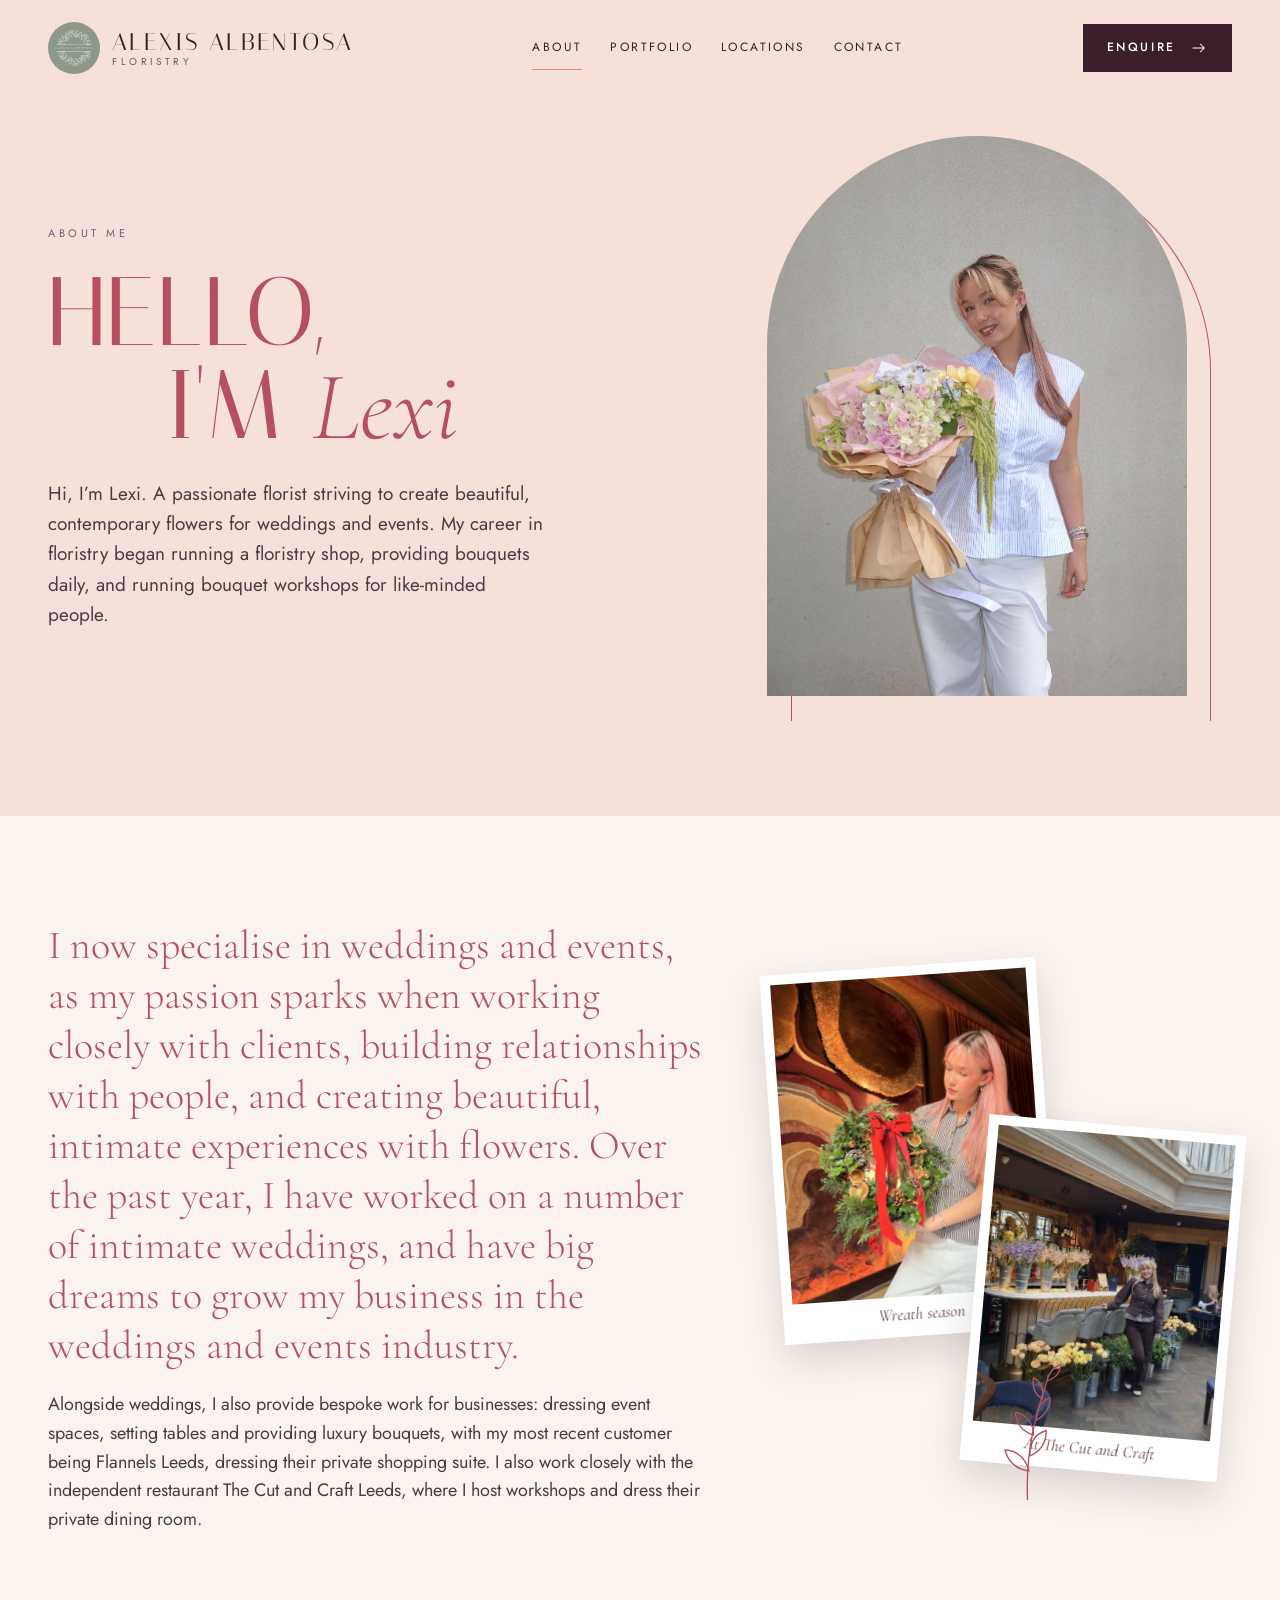
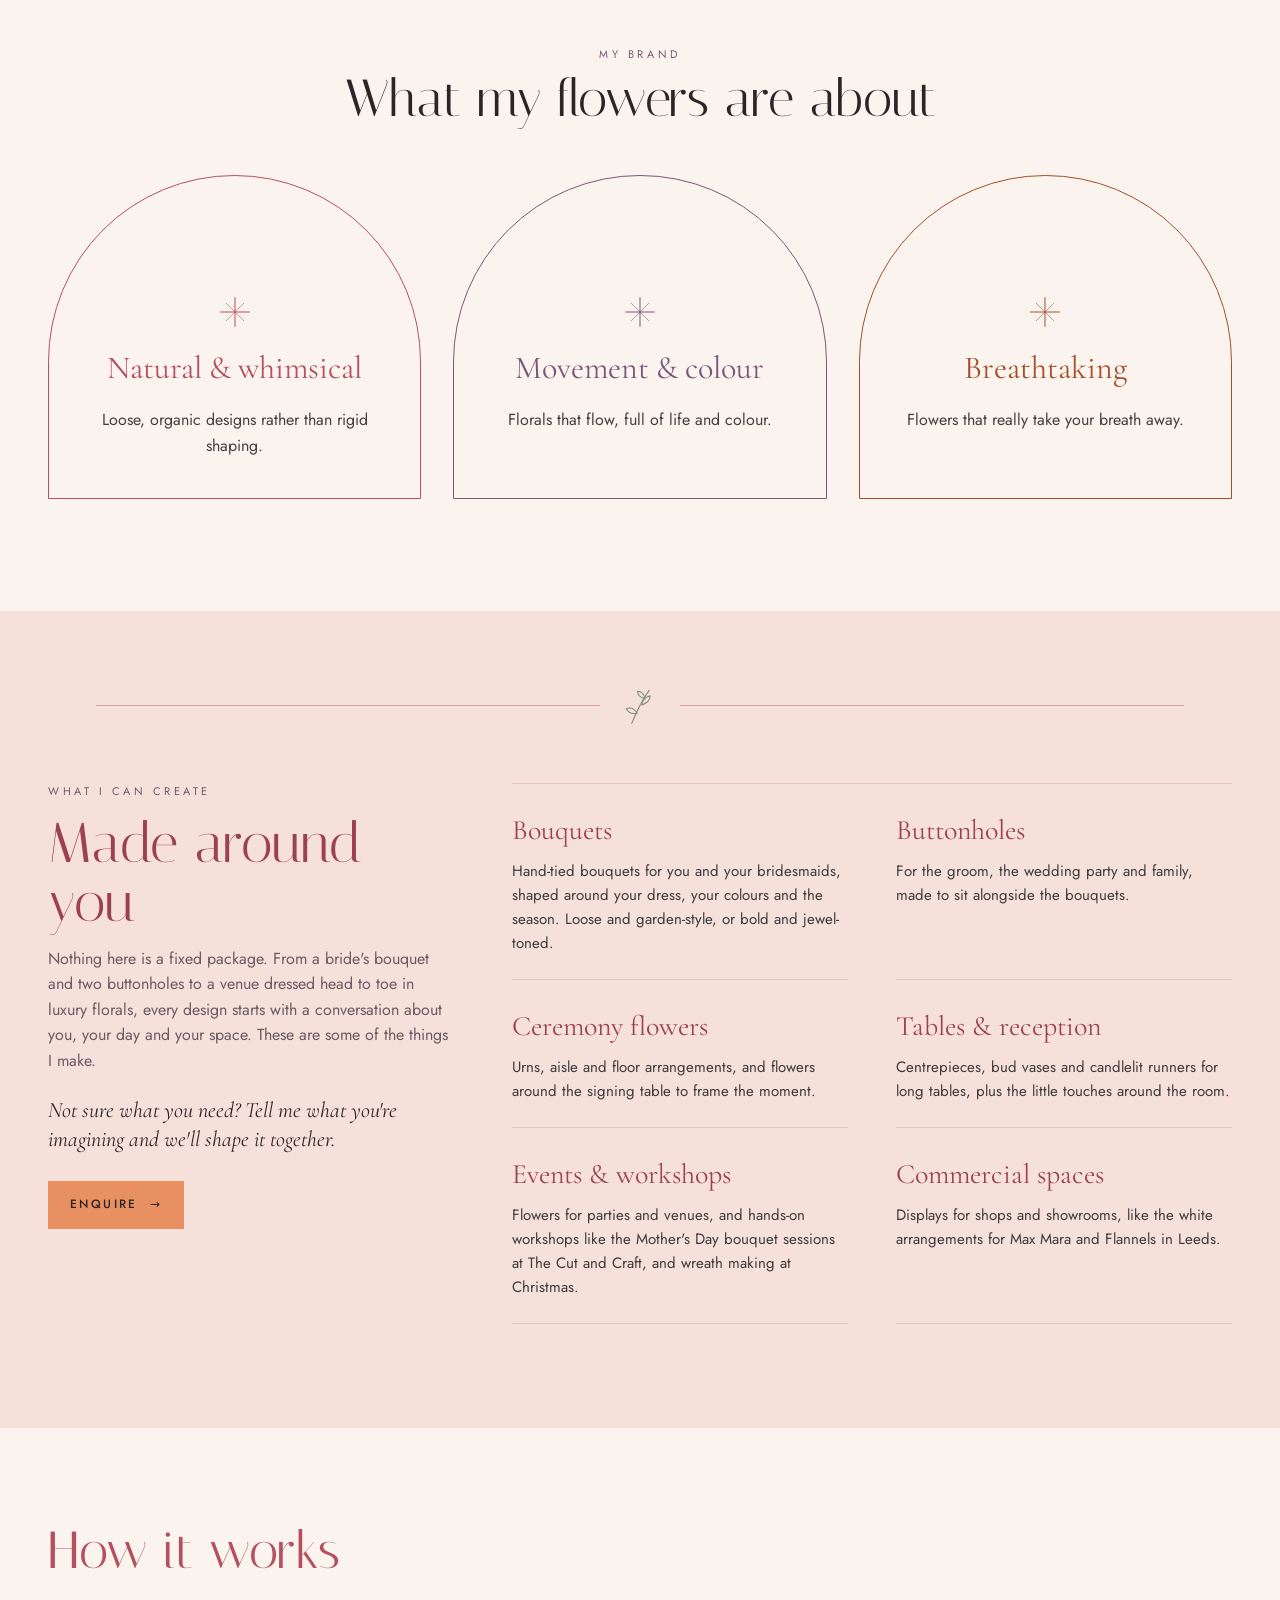
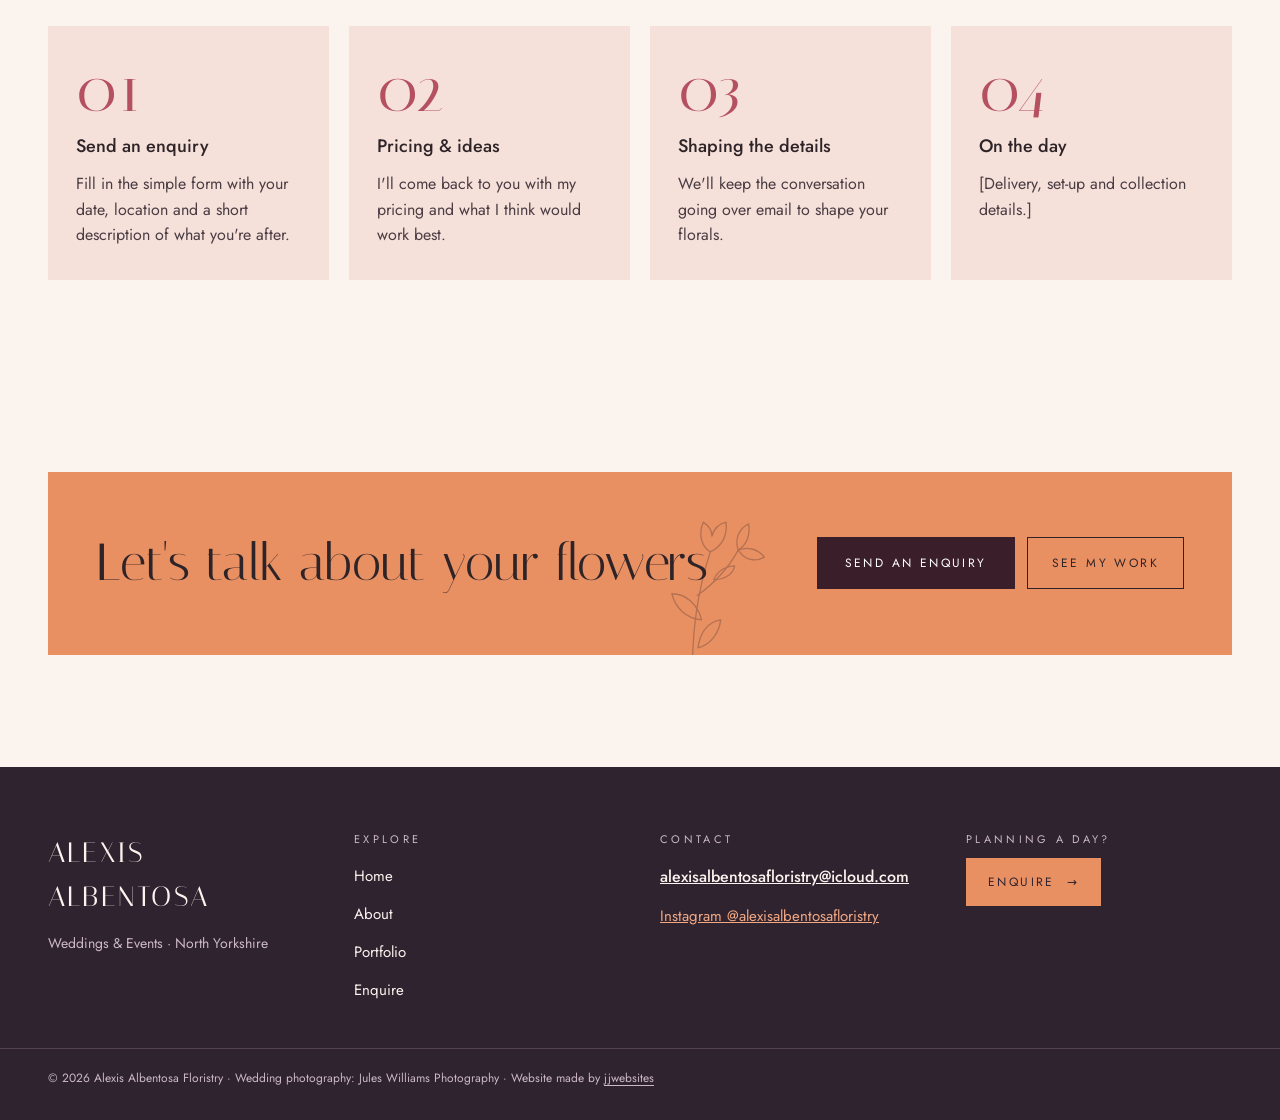
<file: about.html>
<!doctype html>
<html lang="en-GB">
<head>
<meta charset="utf-8">
<meta name="viewport" content="width=device-width, initial-scale=1, viewport-fit=cover">
<title>About Lexi — brand &amp; what I make</title>
<meta name="description" content="Meet Lexi, the florist behind Alexis Albentosa Floristry: her story, her style, what she creates and how working together works.">
<link rel="icon" href="assets/img/logo.jpg">
<link rel="preconnect" href="https://fonts.googleapis.com">
<link rel="preconnect" href="https://fonts.gstatic.com" crossorigin>
<link href="https://fonts.googleapis.com/css2?family=Italiana&amp;family=Cormorant+Garamond:ital,wght@0,300;0,400;0,500;1,300;1,400&amp;family=Jost:wght@400;500&amp;display=swap" rel="stylesheet">
<link rel="stylesheet" href="assets/css/styles.css?v=10">
<link rel="stylesheet" href="assets/css/motion.css?v=10">
<script src="assets/js/motion.js?v=10"></script>
<script src="assets/js/main.js?v=10" defer></script>
</head>
<body data-page="about">
<a class="skip-link" href="#main">Skip to content</a>

<!-- HERO (blush) -->
<div class="bg-blush">
  <header class="container site-header">
    <a class="brand" href="index.html">
      <img class="brand__logo" src="assets/img/logo.jpg" alt="Alexis Albentosa Floristry logo">
      <span class="brand__text"><span class="brand__name">Alexis Albentosa</span><span class="brand__sub">Floristry</span></span>
    </a>
    <nav class="site-nav" aria-label="Main">
      <a href="about.html" aria-current="page">About</a>
      <a href="portfolio.html">Portfolio</a>
      <a href="index.html#based">Locations</a>
      <a href="enquire.html">Contact</a>
    </nav>
    <a class="btn btn--aubergine header-cta" href="enquire.html">Enquire<svg width="18" height="18" viewBox="0 0 24 24" fill="none" stroke="currentColor" stroke-width="1.4" stroke-linecap="round" stroke-linejoin="round" aria-hidden="true"><path d="M4 12h15M14 7l5 5-5 5"/></svg></a>
    <button type="button" class="menu-btn" aria-expanded="false" aria-controls="site-drawer" aria-label="Menu">
      <svg width="26" height="14" viewBox="0 0 26 14" fill="none" stroke="currentColor" stroke-width="1.4" aria-hidden="true"><path d="M1 2h24M9 12h16"/></svg>
    </button>
  </header>

  <section class="container page-hero">
    <div class="page-hero__text">
      <p class="eyebrow">About me</p>
      <h1 class="display about-title" data-reveal="lines">
        <span>Hello,</span>
        <span class="end indent">I'm <em>Lexi</em></span>
      </h1>
      <p class="lede" data-reveal>Hi, I’m Lexi. A passionate florist striving to create beautiful, contemporary flowers for weddings and events. My career in floristry began running a floristry shop, providing bouquets daily, and running bouquet workshops for like-minded people.</p>
    </div>
    <div class="portrait-wrap">
      <div class="portrait">
        <div class="portrait__frame" aria-hidden="true" data-parallax="0.06"></div>
        <div class="photo arch tint-rose" data-bloom><img src="assets/img/photos/d16edcd1bd0f742bc64da8c0286dc173.jpg" alt="Lexi holding an oversized hand-tied bouquet" loading="lazy"></div>
      </div>
    </div>
  </section>
</div>

<main id="main">
  <!-- STORY + BACKGROUND (tabs on phones, a timeline on desktop) -->
  <section class="container story">
    <div class="story__intro">
      <div class="story__text">
        <p class="story__lead" data-reveal>I now specialise in weddings and events, as my passion sparks when working closely with clients, building relationships with people, and creating beautiful, intimate experiences with flowers. Over the past year, I have worked on a number of intimate weddings, and have big dreams to grow my business in the weddings and events industry.</p>
        <p class="story__more" data-reveal>Alongside weddings, I also provide bespoke work for businesses: dressing event spaces, setting tables and providing luxury bouquets, with my most recent customer being Flannels Leeds, dressing their private shopping suite. I also work closely with the independent restaurant The Cut and Craft Leeds, where I host workshops and dress their private dining room.</p>
      </div>
      <div class="polaroids" role="group" aria-label="Photos of Lexi at work">
        <figure class="polaroid polaroid--a" data-parallax="0.03">
          <div class="photo"><img src="assets/img/photos/d4f5a9ab42677315caf0d96b61931836.jpg" alt="Lexi holding a Christmas wreath with a red ribbon" loading="lazy"></div>
          <figcaption>Wreath season</figcaption>
        </figure>
        <figure class="polaroid polaroid--b" data-parallax="0.08">
          <div class="photo"><img src="assets/img/photos/9e3b22141fc504bd6c6349dd900f5ee5.jpg" alt="Lexi at The Cut and Craft, surrounded by buckets of flowers" loading="lazy"></div>
          <figcaption>At The Cut and Craft</figcaption>
        </figure>
        <svg class="botanical" data-draw aria-hidden="true" width="70" height="116" viewBox="0 0 120 200" fill="none" stroke="#b4505f" stroke-width="1.8" stroke-linecap="round" stroke-linejoin="round"><path pathLength="1" d="M58 198C56 150 62 104 84 40"/><path pathLength="1" d="M60 160c-16-2-28-12-32-28 16 0 28 12 32 28z"/><path pathLength="1" d="M61 140c14-6 22-18 22-34-14 4-22 16-22 34z"/><path pathLength="1" d="M66 112c-14-4-24-16-24-30 14 2 24 14 24 30z"/><path pathLength="1" d="M70 92c12-6 18-18 18-30-12 4-18 16-18 30z"/><path pathLength="1" d="M78 64c-10-6-14-16-12-28 10 4 14 16 12 28z"/><path pathLength="1" d="M84 40c2-10 8-18 18-22 0 10-6 18-18 22z"/></svg>
      </div>
    </div>
  </section>

  <!-- MY BRAND — swipe on phones, three arches on desktop -->
  <section class="container values" data-carousel>
    <div class="values__head">
      <p class="eyebrow">My brand</p>
      <h2 class="h2" data-reveal>What my flowers are about</h2>
    </div>
    <div class="track" data-track role="region" aria-roledescription="carousel" aria-label="Brand values" tabindex="0">
      <div class="value-card" data-slide data-reveal>
        <svg class="sparkle" width="28" height="28" viewBox="0 0 28 28" fill="none" aria-hidden="true"><path d="M14 1v26M1 14h26" stroke-width="0.9"/><path d="M6 6l16 16M22 6L6 22" stroke-width="0.5"/></svg>
        <h3 class="h3">Natural &amp; whimsical</h3>
        <p>Loose, organic designs rather than rigid shaping.</p>
      </div>
      <div class="value-card value-card--purple" data-slide data-reveal>
        <svg class="sparkle" width="28" height="28" viewBox="0 0 28 28" fill="none" aria-hidden="true"><path d="M14 1v26M1 14h26" stroke-width="0.9"/><path d="M6 6l16 16M22 6L6 22" stroke-width="0.5"/></svg>
        <h3 class="h3">Movement &amp; colour</h3>
        <p>Florals that flow, full of life and colour.</p>
      </div>
      <div class="value-card value-card--rust" data-slide data-reveal>
        <svg class="sparkle" width="28" height="28" viewBox="0 0 28 28" fill="none" aria-hidden="true"><path d="M14 1v26M1 14h26" stroke-width="0.9"/><path d="M6 6l16 16M22 6L6 22" stroke-width="0.5"/></svg>
        <h3 class="h3">Breathtaking</h3>
        <p>Flowers that really take your breath away.</p>
      </div>
    </div>
    <div class="carousel__bar">
      <div class="dots" data-dots></div>
      <div class="carousel__arrows">
        <button type="button" class="icon-btn" data-prev aria-label="Previous"><svg width="16" height="16" viewBox="0 0 16 16" fill="none" stroke="currentColor" stroke-width="1.4" aria-hidden="true"><path d="M10 3L5 8l5 5"/></svg></button>
        <button type="button" class="icon-btn icon-btn--solid" data-next aria-label="Next"><svg width="16" height="16" viewBox="0 0 16 16" fill="none" stroke="currentColor" stroke-width="1.4" aria-hidden="true"><path d="M6 3l5 5-5 5"/></svg></button>
      </div>
    </div>
  </section>

  <!-- WHAT I CAN CREATE (blush, with a botanical divider) — examples, not fixed packages -->
  <section class="bg-blush">
    <div class="divider" aria-hidden="true"><span></span><svg data-draw data-sway width="44" height="44" viewBox="0 0 48 48" fill="none" stroke="#7f8a7c" stroke-width="1.2" stroke-linecap="round" stroke-linejoin="round"><path pathLength="1" d="M15 44c4-10 9-22 19-36"/><path pathLength="1" d="M21 33c-6 1-10-1-12-5 5-2 9 0 12 5z"/><path pathLength="1" d="M26 24c1-6 4-9 9-10 0 5-3 8-9 10z"/><path pathLength="1" d="M29.5 17c-5-1-8-4-8.2-8 4 .2 7.2 3.2 8.2 8z"/></svg><span></span></div>
    <div class="container make">
      <div class="make__intro">
        <p class="eyebrow eyebrow--muted">What I can create</p>
        <h2 class="h2 h2--wine" data-reveal>Made around you</h2>
        <p>Nothing here is a fixed package. From a bride's bouquet and two buttonholes to a venue dressed head to toe in luxury florals, every design starts with a conversation about you, your day and your space. These are some of the things I make.</p>
        <p class="make__note d-only">Not sure what you need? Tell me what you're imagining and we'll shape it together.</p>
        <a class="btn btn--peach d-only" href="enquire.html">Enquire <span aria-hidden="true">→</span></a>
      </div>

      <div class="make__mobile m-only" data-carousel>
        <ul class="track" data-track role="region" aria-roledescription="carousel" aria-label="What I can create" tabindex="0">
          <li class="make-tile" data-slide data-reveal>
            <svg data-draw width="52" height="52" viewBox="0 0 48 48" fill="none" stroke="#e99063" stroke-width="1.3" stroke-linecap="round" stroke-linejoin="round" aria-hidden="true"><path pathLength="1" d="M24 44V26M24 44l-7-16M24 44l7-16"/><path pathLength="1" d="M24 26a4 4 0 1 0 0-8 4 4 0 0 0 0 8z"/><path pathLength="1" d="M17 28a3.5 3.5 0 1 0 0-7 3.5 3.5 0 0 0 0 7zM31 28a3.5 3.5 0 1 0 0-7 3.5 3.5 0 0 0 0 7z"/><path pathLength="1" d="M20 37h8"/></svg>
            <h3 class="h3">Bouquets</h3>
            <p>Hand-tied for you and your bridesmaids, shaped around your dress, colours and the season.</p>
          </li>
          <li class="make-tile" data-slide data-reveal>
            <svg data-draw width="52" height="52" viewBox="0 0 48 48" fill="none" stroke="#7f8a7c" stroke-width="1.3" stroke-linecap="round" stroke-linejoin="round" aria-hidden="true"><path pathLength="1" d="M24 22a5 5 0 1 0 0-10 5 5 0 0 0 0 10z"/><path pathLength="1" d="M24 22v18"/><path pathLength="1" d="M24 32c-5 0-8-3-8-7 5 0 8 3 8 7z"/><path pathLength="1" d="M24 29c4 0 7-2.5 7-6-4 0-7 2.5-7 6z"/></svg>
            <h3 class="h3">Buttonholes</h3>
            <p>For the groom, the wedding party and family, made to match the bouquets.</p>
          </li>
          <li class="make-tile" data-slide data-reveal>
            <svg data-draw width="52" height="52" viewBox="0 0 48 48" fill="none" stroke="#a89d1c" stroke-width="1.3" stroke-linecap="round" stroke-linejoin="round" aria-hidden="true"><path pathLength="1" d="M15 28h18l-3.5 10h-11z"/><path pathLength="1" d="M20.5 38v4h7v-4"/><path pathLength="1" d="M19 28c-3-6-1-12 5-15M29 28c3-6 1-12-5-15"/><path pathLength="1" d="M24 28V12"/></svg>
            <h3 class="h3">Ceremony flowers</h3>
            <p>Urns, aisle and floor arrangements, and flowers around the signing table.</p>
          </li>
          <li class="make-tile" data-slide data-reveal>
            <svg data-draw width="52" height="52" viewBox="0 0 48 48" fill="none" stroke="#7a5778" stroke-width="1.3" stroke-linecap="round" stroke-linejoin="round" aria-hidden="true"><path pathLength="1" d="M6 41h36"/><path pathLength="1" d="M14 41c-3-3-3-8 0-11h5c3 3 3 8 0 11z"/><path pathLength="1" d="M16.5 30v-9M16.5 21a3 3 0 1 0 0-6 3 3 0 0 0 0 6z"/><path pathLength="1" d="M30 41V25h4v16M32 25v-3M32 19c-1.2 1-1.2 2 0 3 1.2-1 1.2-2 0-3z"/></svg>
            <h3 class="h3">Tables &amp; reception</h3>
            <p>Centrepieces, bud vases and candlelit runners for long tables.</p>
          </li>
          <li class="make-tile" data-slide data-reveal>
            <svg data-draw width="52" height="52" viewBox="0 0 48 48" fill="none" stroke="#e99063" stroke-width="1.3" stroke-linecap="round" stroke-linejoin="round" aria-hidden="true"><path pathLength="1" d="M24 33a12 12 0 1 1 0.01 0"/><path pathLength="1" d="M28.1 9.7Q28.5 13.1 31.7 13.9Q31.4 10.5 28.1 9.7zM34.4 15.0Q32.5 17.8 34.5 20.5Q36.4 17.7 34.4 15.0zM35.8 23.1Q32.6 24.0 32.4 27.4Q35.6 26.4 35.8 23.1zM31.7 30.2Q28.6 28.8 26.3 31.3Q29.4 32.6 31.7 30.2zM16.3 30.2Q17.1 26.9 14.3 25.1Q13.5 28.3 16.3 30.2zM12.2 23.1Q14.9 21.1 13.9 17.9Q11.2 19.9 12.2 23.1zM13.6 15.0Q17.0 15.2 18.3 12.1Q15.0 11.9 13.6 15.0zM19.9 9.7Q22.3 12.0 25.3 10.6Q22.9 8.2 19.9 9.7z"/><path pathLength="1" d="M24 33c-3-3-7-3-7 0s4 1 7 0zM24 33c3-3 7-3 7 0s-4 1-7 0zM24 33l-4 9M24 33l4 9"/></svg>
            <h3 class="h3">Events &amp; workshops</h3>
            <p>Party and venue flowers, plus workshops like Mother's Day bouquets and Christmas wreaths.</p>
          </li>
          <li class="make-tile" data-slide data-reveal>
            <svg data-draw width="52" height="52" viewBox="0 0 48 48" fill="none" stroke="#9c4152" stroke-width="1.3" stroke-linecap="round" stroke-linejoin="round" aria-hidden="true"><path pathLength="1" d="M9 18h30l-3.5-8h-23z"/><path pathLength="1" d="M11 18v24h26V18"/><path pathLength="1" d="M15 42V26h8v16"/><path pathLength="1" d="M30 32c-2.5-2-2.5-6 0-8 2.5 2 2.5 6 0 8zM30 32v4"/></svg>
            <h3 class="h3">Commercial spaces</h3>
            <p>Displays for shops and showrooms, like Max Mara and Flannels in Leeds.</p>
          </li>
        </ul>
        <div class="carousel__bar">
          <div class="dots" data-dots></div>
          <div class="carousel__arrows">
            <button type="button" class="icon-btn" data-prev aria-label="Previous idea"><svg width="16" height="16" viewBox="0 0 16 16" fill="none" stroke="currentColor" stroke-width="1.4" aria-hidden="true"><path d="M10 3L5 8l5 5"/></svg></button>
            <button type="button" class="icon-btn icon-btn--solid" data-next aria-label="Next idea"><svg width="16" height="16" viewBox="0 0 16 16" fill="none" stroke="currentColor" stroke-width="1.4" aria-hidden="true"><path d="M6 3l5 5-5 5"/></svg></button>
          </div>
        </div>
        <p class="make__note" data-reveal>Not sure what you need? Tell me what you're imagining and we'll shape it together.</p>
        <a class="btn btn--peach" href="enquire.html">Enquire</a>
      </div>

      <div class="make-list d-only">
        <div data-reveal><h3 class="h3">Bouquets</h3><p>Hand-tied bouquets for you and your bridesmaids, shaped around your dress, your colours and the season. Loose and garden-style, or bold and jewel-toned.</p></div>
        <div data-reveal><h3 class="h3">Buttonholes</h3><p>For the groom, the wedding party and family, made to sit alongside the bouquets.</p></div>
        <div data-reveal><h3 class="h3">Ceremony flowers</h3><p>Urns, aisle and floor arrangements, and flowers around the signing table to frame the moment.</p></div>
        <div data-reveal><h3 class="h3">Tables &amp; reception</h3><p>Centrepieces, bud vases and candlelit runners for long tables, plus the little touches around the room.</p></div>
        <div data-reveal><h3 class="h3">Events &amp; workshops</h3><p>Flowers for parties and venues, and hands-on workshops like the Mother's Day bouquet sessions at The Cut and Craft, and wreath making at Christmas.</p></div>
        <div data-reveal><h3 class="h3">Commercial spaces</h3><p>Displays for shops and showrooms, like the white arrangements for Max Mara and Flannels in Leeds.</p></div>
      </div>
    </div>
  </section>

  <!-- HOW IT WORKS — swipe on phones, four across on desktop -->
  <section class="bg-cream" data-carousel>
    <div class="container process">
      <div class="process__head">
        <h2 class="h2 h2--rose" data-reveal>How it works</h2>
        <span class="counter m-only" data-counter></span>
      </div>
      <ol class="track" data-track role="region" aria-roledescription="carousel" aria-label="How it works" tabindex="0">
        <li class="step-card" data-slide data-reveal><span class="step-card__num">01</span><strong>Send an enquiry</strong><span>Fill in the simple form with your date, location and a short description of what you're after.</span></li>
        <li class="step-card" data-slide data-reveal><span class="step-card__num">02</span><strong>Pricing &amp; ideas</strong><span>I'll come back to you with my pricing and what I think would work best.</span></li>
        <li class="step-card" data-slide data-reveal><span class="step-card__num">03</span><strong>Shaping the details</strong><span>We'll keep the conversation going over email to shape your florals.</span></li>
        <li class="step-card" data-slide data-reveal><span class="step-card__num">04</span><strong>On the day</strong><span>[Delivery, set-up and collection details.]</span></li>
      </ol>
      <div class="carousel__bar">
        <div class="dots" data-dots></div>
        <div class="carousel__arrows">
          <button type="button" class="icon-btn icon-btn--rose" data-prev aria-label="Previous step"><svg width="16" height="16" viewBox="0 0 16 16" fill="none" stroke="currentColor" stroke-width="1.4" aria-hidden="true"><path d="M10 3L5 8l5 5"/></svg></button>
          <button type="button" class="icon-btn icon-btn--rose icon-btn--solid" data-next aria-label="Next step"><svg width="16" height="16" viewBox="0 0 16 16" fill="none" stroke="currentColor" stroke-width="1.4" aria-hidden="true"><path d="M6 3l5 5-5 5"/></svg></button>
        </div>
      </div>
    </div>
  </section>

  <!-- CTA -->
  <section class="container cta-band">
    <div class="cta-band__panel" data-reveal>
      <h2 class="h2" data-reveal>Let's talk about your flowers</h2>
      <svg class="botanical" data-draw data-sway aria-hidden="true" width="90" height="124" viewBox="0 0 160 220" fill="none" stroke="#2e2428" stroke-width="1.8" stroke-linecap="round" stroke-linejoin="round"><path pathLength="1" d="M58 220C56 172 62 122 78 72"/><path pathLength="1" d="M78 72c-10-6-14-20-8-34 6 4 10 10 10 16 2-8 8-14 16-16 2 14-4 28-18 34z"/><path pathLength="1" d="M68 150c-18-2-30-14-34-30 16 0 30 12 34 30z"/><path pathLength="1" d="M64 182c14-4 24-16 26-32-14 2-24 14-26 32z"/><path pathLength="1" d="M63 122C80 110 98 92 110 70"/><path pathLength="1" d="M110 70c-4-12 0-24 12-30 2 12-2 24-12 30z"/><path pathLength="1" d="M110 70c10-4 22-2 30 8-10 6-22 4-30-8z"/><path pathLength="1" d="M82 104c4-10 14-16 24-16-2 10-12 16-24 16z"/></svg>
      <div class="cta-band__actions">
        <a class="btn btn--plum" href="enquire.html">Send an enquiry</a>
        <a class="btn btn--outline" href="portfolio.html">See my work</a>
      </div>
    </div>
  </section>
</main>

<footer class="site-footer">
  <div class="container site-footer__inner">
    <div class="site-footer__brand">
      <span class="site-footer__name">Alexis Albentosa</span>
      <span class="site-footer__tagline d-only">Weddings &amp; Events · North Yorkshire</span>
    </div>
    <nav class="site-footer__nav" aria-label="Footer">
      <span class="site-footer__label d-only">Explore</span>
      <a href="index.html">Home</a>
      <a href="about.html">About</a>
      <a href="portfolio.html">Portfolio</a>
      <a href="enquire.html">Enquire</a>
    </nav>
    <div class="site-footer__contact">
      <span class="site-footer__label">Contact</span>
      <a class="site-footer__email" href="mailto:alexisalbentosafloristry@icloud.com">alexisalbentosafloristry@icloud.com</a>
      <a class="site-footer__social" href="https://www.instagram.com/alexisalbentosafloristry/" target="_blank" rel="noopener">Instagram @alexisalbentosafloristry</a>
    </div>
    <div class="site-footer__cta d-only">
      <span class="site-footer__label">Planning a day?</span>
      <a class="btn" href="enquire.html">Enquire <span aria-hidden="true">→</span></a>
    </div>
  </div>
  <p class="site-footer__copy">© 2026 Alexis Albentosa Floristry · Wedding photography: Jules Williams Photography<span class="m-only"> · Weddings &amp; Events · North Yorkshire</span> · Website made by <a class="site-footer__credit" href="https://jjwebsites.co.uk">jjwebsites</a></p>
</footer>

<!-- MENU DRAWER (phones and tablets) -->
<button type="button" class="drawer-overlay" tabindex="-1" aria-label="Close menu" data-drawer-close></button>
<div id="site-drawer" class="drawer" role="dialog" aria-modal="true" aria-label="Site menu">
  <div class="drawer__head">
    <a class="drawer__brand" href="index.html">
      <img src="assets/img/logo.jpg" alt="Alexis Albentosa Floristry — home">
      <span class="drawer__brand-text"><span class="drawer__brand-name">Alexis Albentosa</span><span class="drawer__brand-sub">Floristry</span></span>
    </a>
    <button type="button" class="drawer__close" aria-label="Close menu" data-drawer-close>
      <svg width="24" height="24" viewBox="0 0 24 24" fill="none" stroke="currentColor" stroke-width="1.5" stroke-linecap="round" aria-hidden="true"><path d="M5 5l14 14M19 5L5 19"/></svg>
    </button>
  </div>
  <nav class="drawer__nav" aria-label="Main">
    <ul>
      <li><a class="drawer__link" href="about.html" data-nav="about">
        <svg width="32" height="32" viewBox="0 0 48 48" fill="none" stroke="currentColor" stroke-width="1.6" stroke-linecap="round" stroke-linejoin="round" aria-hidden="true"><path d="M15 44c4-10 9-22 19-36"/><path d="M21 33c-6 1-10-1-12-5 5-2 9 0 12 5z"/><path d="M26 24c1-6 4-9 9-10 0 5-3 8-9 10z"/><path d="M29.5 17c-5-1-8-4-8.2-8 4 .2 7.2 3.2 8.2 8z"/></svg>
        <span class="drawer__label">About</span>
        <svg width="20" height="20" viewBox="0 0 24 24" fill="none" stroke="currentColor" stroke-width="1.4" stroke-linecap="round" stroke-linejoin="round" aria-hidden="true"><path d="M4 12h15M14 7l5 5-5 5"/></svg>
      </a></li>
      <li><a class="drawer__link" href="enquire.html" data-nav="enquire">
        <svg width="32" height="32" viewBox="0 0 48 48" fill="none" stroke="currentColor" stroke-width="1.6" stroke-linecap="round" stroke-linejoin="round" aria-hidden="true"><path d="M25 44c0-9-1.5-17-5-24"/><path d="M23.5 31c3-4 7-6.5 11.5-6.5"/><circle cx="19" cy="14" r="1.8"/><ellipse cx="19" cy="9.2" rx="2" ry="3"/><ellipse cx="19" cy="9.2" rx="2" ry="3" transform="rotate(72 19 14)"/><ellipse cx="19" cy="9.2" rx="2" ry="3" transform="rotate(144 19 14)"/><ellipse cx="19" cy="9.2" rx="2" ry="3" transform="rotate(216 19 14)"/><ellipse cx="19" cy="9.2" rx="2" ry="3" transform="rotate(288 19 14)"/><circle cx="36" cy="24" r="1.5"/><circle cx="33" cy="20" r="1.2"/><path d="M24.5 37c-5 .2-8-2.5-8.5-6 4 0 7 2.4 8.5 6z"/></svg>
        <span class="drawer__label">Contact</span>
        <svg width="20" height="20" viewBox="0 0 24 24" fill="none" stroke="currentColor" stroke-width="1.4" stroke-linecap="round" stroke-linejoin="round" aria-hidden="true"><path d="M4 12h15M14 7l5 5-5 5"/></svg>
      </a></li>
      <li><a class="drawer__link" href="index.html#based" data-locations>
        <svg width="32" height="32" viewBox="0 0 48 48" fill="none" stroke="currentColor" stroke-width="1.6" stroke-linecap="round" stroke-linejoin="round" aria-hidden="true"><path d="M24 44s-11.5-11.5-11.5-21a11.5 11.5 0 0 1 23 0c0 9.5-11.5 21-11.5 21z"/><path d="M24 30V17.5"/><path d="M24 24c-3.2 0-5.2-2-5.4-5 3 0 5.2 2 5.4 5z"/><path d="M24 21.5c.2-3 2.2-5 5.2-5.2 0 3-2.2 5-5.2 5.2z"/></svg>
        <span class="drawer__label">Locations</span>
        <svg width="20" height="20" viewBox="0 0 24 24" fill="none" stroke="currentColor" stroke-width="1.4" stroke-linecap="round" stroke-linejoin="round" aria-hidden="true"><path d="M4 12h15M14 7l5 5-5 5"/></svg>
      </a></li>
      <li><a class="drawer__link" href="portfolio.html" data-nav="work">
        <svg width="32" height="32" viewBox="0 0 48 48" fill="none" stroke="currentColor" stroke-width="1.6" stroke-linecap="round" stroke-linejoin="round" aria-hidden="true"><path d="M24 15c-5-3-11-4-17-3v26c6-1 12 0 17 3 5-3 11-4 17-3V12c-6-1-12 0-17 3z"/><path d="M24 15v26"/><path d="M30 32c0-6.5 3-10.5 8-11.5 0 6.5-3 10.5-8 11.5z"/><path d="M30 32l5.5-7.5"/><path d="M11 19c3.5-.4 6.5.2 9 1.5M11 24c3.5-.4 6.5.2 9 1.5"/></svg>
        <span class="drawer__label">Portfolio</span>
        <svg width="20" height="20" viewBox="0 0 24 24" fill="none" stroke="currentColor" stroke-width="1.4" stroke-linecap="round" stroke-linejoin="round" aria-hidden="true"><path d="M4 12h15M14 7l5 5-5 5"/></svg>
      </a></li>
    </ul>
  </nav>
  <div class="drawer__foot">
    <svg class="drawer__botanical" aria-hidden="true" width="150" height="206" viewBox="0 0 160 220" fill="none" stroke="#C99A9A" stroke-width="1.3" stroke-linecap="round" stroke-linejoin="round"><path d="M58 220C56 172 62 122 78 72"/><path d="M78 72c-10-6-14-20-8-34 6 4 10 10 10 16 2-8 8-14 16-16 2 14-4 28-18 34z"/><path d="M74 54c2-6 4-10 6-14"/><path d="M68 150c-18-2-30-14-34-30 16 0 30 12 34 30z"/><path d="M64 182c14-4 24-16 26-32-14 2-24 14-26 32z"/><path d="M63 122C80 110 98 92 110 70"/><path d="M110 70c-4-12 0-24 12-30 2 12-2 24-12 30z"/><path d="M110 70c10-4 22-2 30 8-10 6-22 4-30-8z"/><path d="M82 104c4-10 14-16 24-16-2 10-12 16-24 16z"/></svg>
    <div class="drawer__tagline">
      <span aria-hidden="true"></span>
      <p>Beautiful flowers for life's special moments</p>
    </div>
    <a class="drawer__cta" href="enquire.html">Enquire<svg width="20" height="20" viewBox="0 0 24 24" fill="none" stroke="currentColor" stroke-width="1.4" stroke-linecap="round" stroke-linejoin="round" aria-hidden="true"><path d="M4 12h15M14 7l5 5-5 5"/></svg></a>
    <a class="drawer__social" href="https://www.instagram.com/alexisalbentosafloristry/" target="_blank" rel="noopener" aria-label="Instagram @alexisalbentosafloristry (opens in a new tab)"><svg width="18" height="18" viewBox="0 0 24 24" fill="none" stroke="currentColor" stroke-width="1.4" stroke-linecap="round" stroke-linejoin="round" aria-hidden="true"><rect x="3" y="3" width="18" height="18" rx="5"/><circle cx="12" cy="12" r="4"/><circle cx="17.5" cy="6.5" r="0.6" fill="currentColor"/></svg>@alexisalbentosafloristry</a>
  </div>
</div>
</body>
</html>
</file>
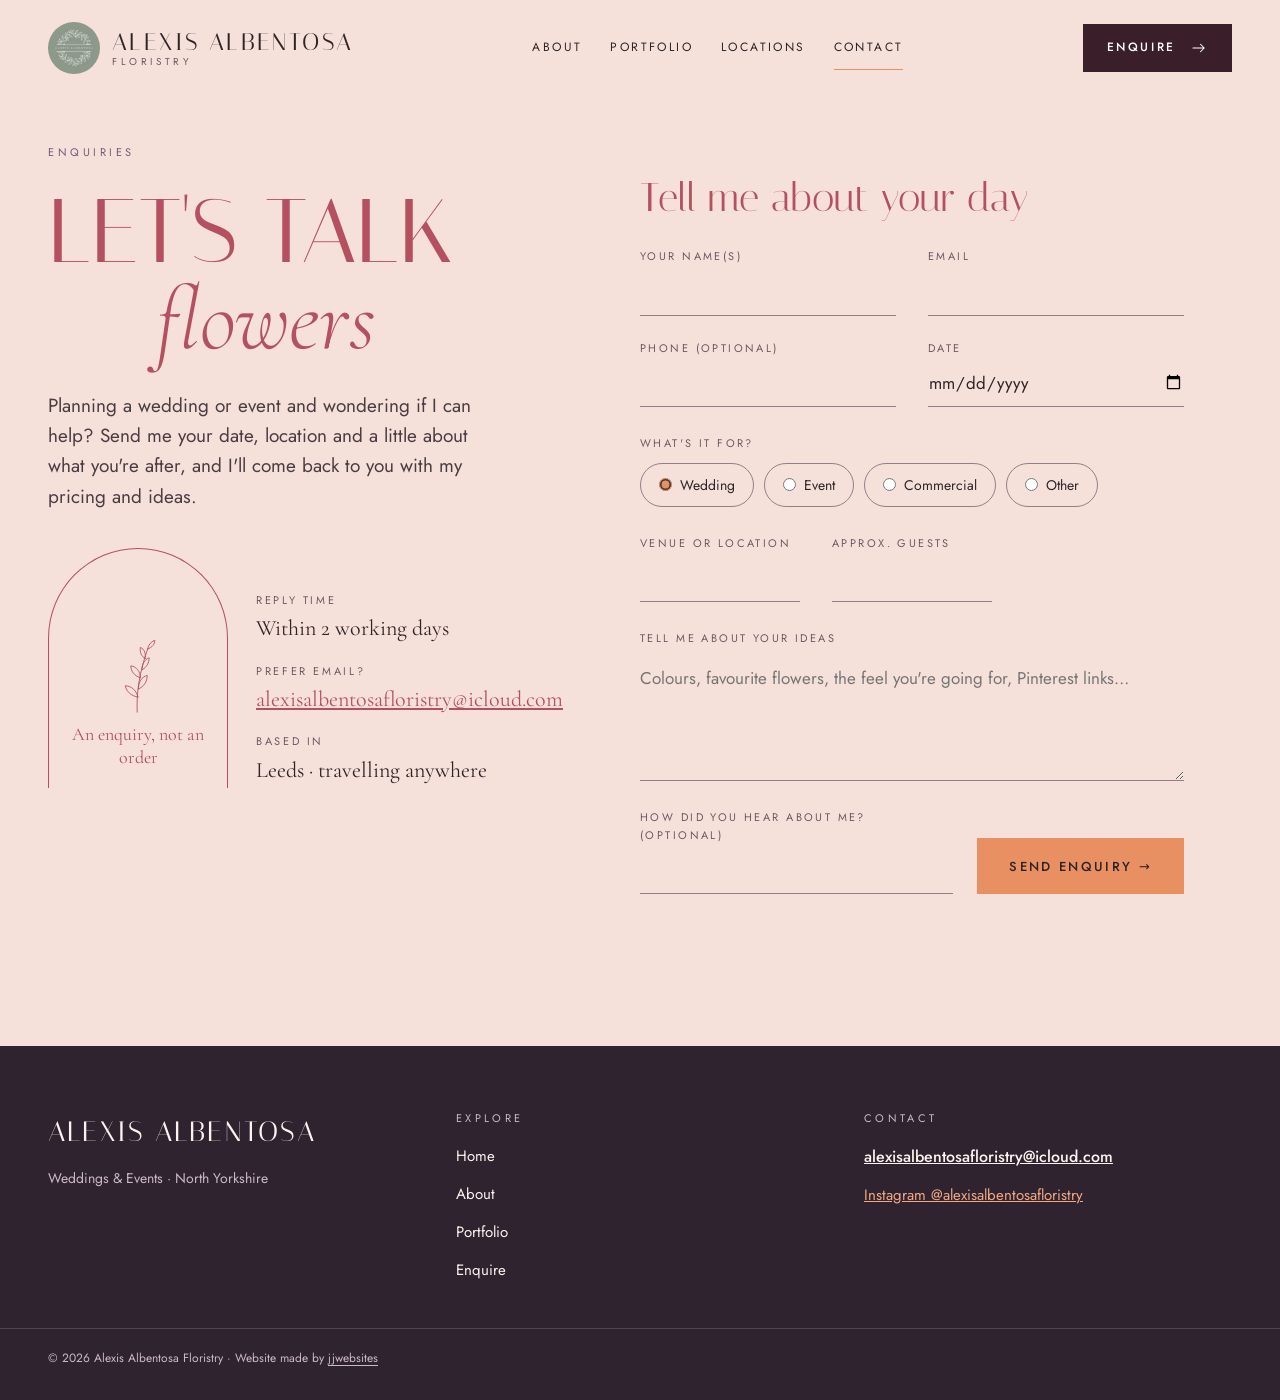
<file: enquire.html>
<!doctype html>
<html lang="en-GB">
<head>
<meta charset="utf-8">
<meta name="viewport" content="width=device-width, initial-scale=1, viewport-fit=cover">
<title>Enquire — weddings &amp; events</title>
<meta name="description" content="Send a wedding or event flower enquiry to Alexis Albentosa Floristry.">
<link rel="icon" href="assets/img/logo.jpg">
<link rel="preconnect" href="https://fonts.googleapis.com">
<link rel="preconnect" href="https://fonts.gstatic.com" crossorigin>
<link href="https://fonts.googleapis.com/css2?family=Italiana&amp;family=Cormorant+Garamond:ital,wght@0,300;0,400;0,500;1,300;1,400&amp;family=Jost:wght@400;500&amp;display=swap" rel="stylesheet">
<link rel="stylesheet" href="assets/css/styles.css?v=10">
<link rel="stylesheet" href="assets/css/motion.css?v=10">
<script src="assets/js/motion.js?v=10"></script>
<script src="assets/js/main.js?v=10" defer></script>
</head>
<body data-page="enquire" class="page-enquire">
<a class="skip-link" href="#main">Skip to content</a>

<header class="container site-header">
  <a class="brand" href="index.html">
    <img class="brand__logo" src="assets/img/logo.jpg" alt="Alexis Albentosa Floristry logo">
    <span class="brand__text"><span class="brand__name">Alexis Albentosa</span><span class="brand__sub">Floristry</span></span>
  </a>
  <nav class="site-nav" aria-label="Main">
    <a href="about.html">About</a>
    <a href="portfolio.html">Portfolio</a>
    <a href="index.html#based">Locations</a>
    <a href="enquire.html" aria-current="page">Contact</a>
  </nav>
  <a class="btn btn--aubergine header-cta" href="enquire.html">Enquire<svg width="18" height="18" viewBox="0 0 24 24" fill="none" stroke="currentColor" stroke-width="1.4" stroke-linecap="round" stroke-linejoin="round" aria-hidden="true"><path d="M4 12h15M14 7l5 5-5 5"/></svg></a>
  <button type="button" class="menu-btn" aria-expanded="false" aria-controls="site-drawer" aria-label="Menu">
    <svg width="26" height="14" viewBox="0 0 26 14" fill="none" stroke="currentColor" stroke-width="1.4" aria-hidden="true"><path d="M1 2h24M9 12h16"/></svg>
  </button>
</header>

<main id="main" class="enquire">

  <!-- Intro -->
  <section class="container enquire__intro">
    <p class="eyebrow">Enquiries</p>
    <h1 class="display enquire-title" data-reveal="lines">
      <span>Let's talk </span>
      <span class="indent"><em>flowers</em></span>
    </h1>
    <p class="lede" data-reveal>Planning a wedding or event and wondering if I can help? <span class="m-only">Three quick steps and your details are on their way to me.</span><span class="d-only">Send me your date, location and a little about what you're after, and I'll come back to you with my pricing and ideas.</span></p>

    <div class="enquire__aside-note m-only">
      <svg data-draw data-sway aria-hidden="true" width="22" height="36" viewBox="0 0 120 200" fill="none" stroke="#7f8a7c" stroke-width="4" stroke-linecap="round" stroke-linejoin="round"><path pathLength="1" d="M58 198C56 150 62 104 84 40"/><path pathLength="1" d="M60 160c-16-2-28-12-32-28 16 0 28 12 32 28z"/><path pathLength="1" d="M61 140c14-6 22-18 22-34-14 4-22 16-22 34z"/><path pathLength="1" d="M66 112c-14-4-24-16-24-30 14 2 24 14 24 30z"/><path pathLength="1" d="M84 40c2-10 8-18 18-22 0 10-6 18-18 22z"/></svg>
      <p>An enquiry, not an order. Nothing is booked or paid for here, and I'll reply within 2 working days.</p>
    </div>

    <div class="enquire-facts d-only">
      <div class="note-arch" data-reveal>
        <svg data-draw data-sway aria-hidden="true" width="48" height="80" viewBox="0 0 120 200" fill="none" stroke="#b4505f" stroke-width="2.2" stroke-linecap="round" stroke-linejoin="round"><path pathLength="1" d="M58 198C56 150 62 104 84 40"/><path pathLength="1" d="M60 160c-16-2-28-12-32-28 16 0 28 12 32 28z"/><path pathLength="1" d="M61 140c14-6 22-18 22-34-14 4-22 16-22 34z"/><path pathLength="1" d="M66 112c-14-4-24-16-24-30 14 2 24 14 24 30z"/><path pathLength="1" d="M70 92c12-6 18-18 18-30-12 4-18 16-18 30z"/><path pathLength="1" d="M78 64c-10-6-14-16-12-28 10 4 14 16 12 28z"/><path pathLength="1" d="M84 40c2-10 8-18 18-22 0 10-6 18-18 22z"/></svg>
        <p>An enquiry, not an order</p>
      </div>
      <dl data-reveal>
        <div><dt>Reply time</dt><dd>Within 2 working days</dd></div>
        <div><dt>Prefer email?</dt><dd><a href="mailto:alexisalbentosafloristry@icloud.com">alexisalbentosafloristry@icloud.com</a></dd></div>
        <div><dt>Based in</dt><dd>Leeds · travelling anywhere</dd></div>
      </dl>
    </div>
  </section>

  <!-- Form -->
  <section class="enquire__panel" data-reveal>

    <!-- Phones and tablets: three quick steps -->
    <div class="m-only">
      <div class="thanks" data-thanks hidden>
        <h2>Thank you!</h2>
        <p>Your email app should have opened with your enquiry ready to send. If it didn't, email me directly at <a href="mailto:alexisalbentosafloristry@icloud.com">alexisalbentosafloristry@icloud.com</a>.</p>
        <button type="button" class="btn" data-reset>Send another</button>
      </div>

      <div class="enquiry" data-enquiry-wrap>
        <div class="enquiry__progress">
          <div class="enquiry__progress-head">
            <h2 class="enquiry__step-title" data-step-title>About you</h2>
            <span class="enquiry__step-count" data-step-count>Step 1 of 3</span>
          </div>
          <div class="progress-bars" aria-hidden="true"><span></span><span></span><span></span></div>
        </div>

        <form class="form" data-enquiry data-email="alexisalbentosafloristry@icloud.com" novalidate>
          <div class="form-step" data-step>
            <div class="field">
              <label for="name">Your name(s)</label>
              <input id="name" name="name" type="text" required autocomplete="name">
            </div>
            <div class="field">
              <label for="email">Email</label>
              <input id="email" name="email" type="email" required autocomplete="email">
            </div>
            <div class="field">
              <label for="phone">Phone (optional)</label>
              <input id="phone" name="phone" type="tel" autocomplete="tel">
            </div>
          </div>

          <div class="form-step" data-step hidden>
            <fieldset class="chips">
              <legend>What's it for?</legend>
              <div class="chips__list">
                <label class="chip"><input type="radio" name="type" value="Wedding" checked>Wedding</label>
                <label class="chip"><input type="radio" name="type" value="Event">Event</label>
                <label class="chip"><input type="radio" name="type" value="Commercial space">Commercial</label>
                <label class="chip"><input type="radio" name="type" value="Something else">Other</label>
              </div>
            </fieldset>
            <div class="field-grid">
              <div class="field">
                <label for="date">Date</label>
                <input id="date" name="date" type="date">
              </div>
              <div class="field">
                <label for="guests">Approx. guests</label>
                <input id="guests" name="guests" type="number" min="0" inputmode="numeric">
              </div>
            </div>
            <div class="field">
              <label for="venue">Venue or location</label>
              <input id="venue" name="venue" type="text">
            </div>
          </div>

          <div class="form-step" data-step hidden>
            <div class="field field--area">
              <label for="ideas">Tell me about your ideas</label>
              <textarea id="ideas" name="ideas" rows="5" placeholder="Colours, favourite flowers, the feel you're going for, Pinterest links…"></textarea>
            </div>
            <div class="field">
              <label for="heard">How did you hear about me? (optional)</label>
              <input id="heard" name="heard" type="text">
            </div>
          </div>

          <div class="form__nav">
            <button type="button" class="form__back" data-back>← Back</button>
            <button type="submit" class="form__submit">Next →</button>
          </div>
        </form>

        <p class="enquiry__aside">I'll reply within 2 working days with my pricing and what I think would work best. Prefer email? <a href="mailto:alexisalbentosafloristry@icloud.com">alexisalbentosafloristry@icloud.com</a></p>
      </div>
    </div>

    <!-- Desktop: everything on one page -->
    <div class="d-only">
      <div class="thanks thanks--desk" data-thanks-desk hidden>
        <h2>Thank you!</h2>
        <p>Your email app should have opened with your enquiry ready to send. If it didn't, email me directly at alexisalbentosafloristry@icloud.com.</p>
        <button type="button" class="btn" data-reset>Send another</button>
      </div>

      <form class="form form--desk" data-enquiry-desk data-email="alexisalbentosafloristry@icloud.com">
        <h2 class="h2">Tell me about your day</h2>

        <div class="field-grid">
          <div class="field">
            <label for="d-name">Your name(s)</label>
            <input id="d-name" name="name" type="text" required autocomplete="name">
          </div>
          <div class="field">
            <label for="d-email">Email</label>
            <input id="d-email" name="email" type="email" required autocomplete="email">
          </div>
          <div class="field">
            <label for="d-phone">Phone (optional)</label>
            <input id="d-phone" name="phone" type="tel" autocomplete="tel">
          </div>
          <div class="field">
            <label for="d-date">Date</label>
            <input id="d-date" name="date" type="date">
          </div>
        </div>

        <fieldset class="chips">
          <legend>What's it for?</legend>
          <div class="chips__list">
            <label class="chip"><input type="radio" name="type" value="Wedding" checked>Wedding</label>
            <label class="chip"><input type="radio" name="type" value="Event">Event</label>
            <label class="chip"><input type="radio" name="type" value="Commercial space">Commercial</label>
            <label class="chip"><input type="radio" name="type" value="Something else">Other</label>
          </div>
        </fieldset>

        <div class="field-grid field-grid--3">
          <div class="field">
            <label for="d-venue">Venue or location</label>
            <input id="d-venue" name="venue" type="text">
          </div>
          <div class="field">
            <label for="d-guests">Approx. guests</label>
            <input id="d-guests" name="guests" type="number" min="0" inputmode="numeric">
          </div>
        </div>

        <div class="field field--area">
          <label for="d-ideas">Tell me about your ideas</label>
          <textarea id="d-ideas" name="ideas" rows="4" placeholder="Colours, favourite flowers, the feel you're going for, Pinterest links…"></textarea>
        </div>

        <div class="form__end">
          <div class="field">
            <label for="d-heard">How did you hear about me? (optional)</label>
            <input id="d-heard" name="heard" type="text">
          </div>
          <button type="submit" class="form__submit">Send enquiry →</button>
        </div>
      </form>
    </div>
  </section>
</main>

<footer class="site-footer">
  <div class="container site-footer__inner">
    <div class="site-footer__brand">
      <span class="site-footer__name">Alexis Albentosa</span>
      <span class="site-footer__tagline d-only">Weddings &amp; Events · North Yorkshire</span>
    </div>
    <nav class="site-footer__nav" aria-label="Footer">
      <span class="site-footer__label d-only">Explore</span>
      <a href="index.html">Home</a>
      <a href="about.html">About</a>
      <a href="portfolio.html">Portfolio</a>
      <a href="enquire.html">Enquire</a>
    </nav>
    <div class="site-footer__contact">
      <span class="site-footer__label">Contact</span>
      <a class="site-footer__email" href="mailto:alexisalbentosafloristry@icloud.com">alexisalbentosafloristry@icloud.com</a>
      <a class="site-footer__social" href="https://www.instagram.com/alexisalbentosafloristry/" target="_blank" rel="noopener">Instagram @alexisalbentosafloristry</a>
    </div>
  </div>
  <p class="site-footer__copy">© 2026 Alexis Albentosa Floristry<span class="m-only"> · Weddings &amp; Events · North Yorkshire</span> · Website made by <a class="site-footer__credit" href="https://jjwebsites.co.uk">jjwebsites</a></p>
</footer>

<!-- MENU DRAWER (phones and tablets) -->
<button type="button" class="drawer-overlay" tabindex="-1" aria-label="Close menu" data-drawer-close></button>
<div id="site-drawer" class="drawer" role="dialog" aria-modal="true" aria-label="Site menu">
  <div class="drawer__head">
    <a class="drawer__brand" href="index.html">
      <img src="assets/img/logo.jpg" alt="Alexis Albentosa Floristry — home">
      <span class="drawer__brand-text"><span class="drawer__brand-name">Alexis Albentosa</span><span class="drawer__brand-sub">Floristry</span></span>
    </a>
    <button type="button" class="drawer__close" aria-label="Close menu" data-drawer-close>
      <svg width="24" height="24" viewBox="0 0 24 24" fill="none" stroke="currentColor" stroke-width="1.5" stroke-linecap="round" aria-hidden="true"><path d="M5 5l14 14M19 5L5 19"/></svg>
    </button>
  </div>
  <nav class="drawer__nav" aria-label="Main">
    <ul>
      <li><a class="drawer__link" href="about.html" data-nav="about">
        <svg width="32" height="32" viewBox="0 0 48 48" fill="none" stroke="currentColor" stroke-width="1.6" stroke-linecap="round" stroke-linejoin="round" aria-hidden="true"><path d="M15 44c4-10 9-22 19-36"/><path d="M21 33c-6 1-10-1-12-5 5-2 9 0 12 5z"/><path d="M26 24c1-6 4-9 9-10 0 5-3 8-9 10z"/><path d="M29.5 17c-5-1-8-4-8.2-8 4 .2 7.2 3.2 8.2 8z"/></svg>
        <span class="drawer__label">About</span>
        <svg width="20" height="20" viewBox="0 0 24 24" fill="none" stroke="currentColor" stroke-width="1.4" stroke-linecap="round" stroke-linejoin="round" aria-hidden="true"><path d="M4 12h15M14 7l5 5-5 5"/></svg>
      </a></li>
      <li><a class="drawer__link" href="enquire.html" data-nav="enquire">
        <svg width="32" height="32" viewBox="0 0 48 48" fill="none" stroke="currentColor" stroke-width="1.6" stroke-linecap="round" stroke-linejoin="round" aria-hidden="true"><path d="M25 44c0-9-1.5-17-5-24"/><path d="M23.5 31c3-4 7-6.5 11.5-6.5"/><circle cx="19" cy="14" r="1.8"/><ellipse cx="19" cy="9.2" rx="2" ry="3"/><ellipse cx="19" cy="9.2" rx="2" ry="3" transform="rotate(72 19 14)"/><ellipse cx="19" cy="9.2" rx="2" ry="3" transform="rotate(144 19 14)"/><ellipse cx="19" cy="9.2" rx="2" ry="3" transform="rotate(216 19 14)"/><ellipse cx="19" cy="9.2" rx="2" ry="3" transform="rotate(288 19 14)"/><circle cx="36" cy="24" r="1.5"/><circle cx="33" cy="20" r="1.2"/><path d="M24.5 37c-5 .2-8-2.5-8.5-6 4 0 7 2.4 8.5 6z"/></svg>
        <span class="drawer__label">Contact</span>
        <svg width="20" height="20" viewBox="0 0 24 24" fill="none" stroke="currentColor" stroke-width="1.4" stroke-linecap="round" stroke-linejoin="round" aria-hidden="true"><path d="M4 12h15M14 7l5 5-5 5"/></svg>
      </a></li>
      <li><a class="drawer__link" href="index.html#based" data-locations>
        <svg width="32" height="32" viewBox="0 0 48 48" fill="none" stroke="currentColor" stroke-width="1.6" stroke-linecap="round" stroke-linejoin="round" aria-hidden="true"><path d="M24 44s-11.5-11.5-11.5-21a11.5 11.5 0 0 1 23 0c0 9.5-11.5 21-11.5 21z"/><path d="M24 30V17.5"/><path d="M24 24c-3.2 0-5.2-2-5.4-5 3 0 5.2 2 5.4 5z"/><path d="M24 21.5c.2-3 2.2-5 5.2-5.2 0 3-2.2 5-5.2 5.2z"/></svg>
        <span class="drawer__label">Locations</span>
        <svg width="20" height="20" viewBox="0 0 24 24" fill="none" stroke="currentColor" stroke-width="1.4" stroke-linecap="round" stroke-linejoin="round" aria-hidden="true"><path d="M4 12h15M14 7l5 5-5 5"/></svg>
      </a></li>
      <li><a class="drawer__link" href="portfolio.html" data-nav="work">
        <svg width="32" height="32" viewBox="0 0 48 48" fill="none" stroke="currentColor" stroke-width="1.6" stroke-linecap="round" stroke-linejoin="round" aria-hidden="true"><path d="M24 15c-5-3-11-4-17-3v26c6-1 12 0 17 3 5-3 11-4 17-3V12c-6-1-12 0-17 3z"/><path d="M24 15v26"/><path d="M30 32c0-6.5 3-10.5 8-11.5 0 6.5-3 10.5-8 11.5z"/><path d="M30 32l5.5-7.5"/><path d="M11 19c3.5-.4 6.5.2 9 1.5M11 24c3.5-.4 6.5.2 9 1.5"/></svg>
        <span class="drawer__label">Portfolio</span>
        <svg width="20" height="20" viewBox="0 0 24 24" fill="none" stroke="currentColor" stroke-width="1.4" stroke-linecap="round" stroke-linejoin="round" aria-hidden="true"><path d="M4 12h15M14 7l5 5-5 5"/></svg>
      </a></li>
    </ul>
  </nav>
  <div class="drawer__foot">
    <svg class="drawer__botanical" aria-hidden="true" width="150" height="206" viewBox="0 0 160 220" fill="none" stroke="#C99A9A" stroke-width="1.3" stroke-linecap="round" stroke-linejoin="round"><path d="M58 220C56 172 62 122 78 72"/><path d="M78 72c-10-6-14-20-8-34 6 4 10 10 10 16 2-8 8-14 16-16 2 14-4 28-18 34z"/><path d="M74 54c2-6 4-10 6-14"/><path d="M68 150c-18-2-30-14-34-30 16 0 30 12 34 30z"/><path d="M64 182c14-4 24-16 26-32-14 2-24 14-26 32z"/><path d="M63 122C80 110 98 92 110 70"/><path d="M110 70c-4-12 0-24 12-30 2 12-2 24-12 30z"/><path d="M110 70c10-4 22-2 30 8-10 6-22 4-30-8z"/><path d="M82 104c4-10 14-16 24-16-2 10-12 16-24 16z"/></svg>
    <div class="drawer__tagline">
      <span aria-hidden="true"></span>
      <p>Beautiful flowers for life's special moments</p>
    </div>
    <a class="drawer__cta" href="enquire.html">Enquire<svg width="20" height="20" viewBox="0 0 24 24" fill="none" stroke="currentColor" stroke-width="1.4" stroke-linecap="round" stroke-linejoin="round" aria-hidden="true"><path d="M4 12h15M14 7l5 5-5 5"/></svg></a>
    <a class="drawer__social" href="https://www.instagram.com/alexisalbentosafloristry/" target="_blank" rel="noopener" aria-label="Instagram @alexisalbentosafloristry (opens in a new tab)"><svg width="18" height="18" viewBox="0 0 24 24" fill="none" stroke="currentColor" stroke-width="1.4" stroke-linecap="round" stroke-linejoin="round" aria-hidden="true"><rect x="3" y="3" width="18" height="18" rx="5"/><circle cx="12" cy="12" r="4"/><circle cx="17.5" cy="6.5" r="0.6" fill="currentColor"/></svg>@alexisalbentosafloristry</a>
  </div>
</div>
</body>
</html>
</file>
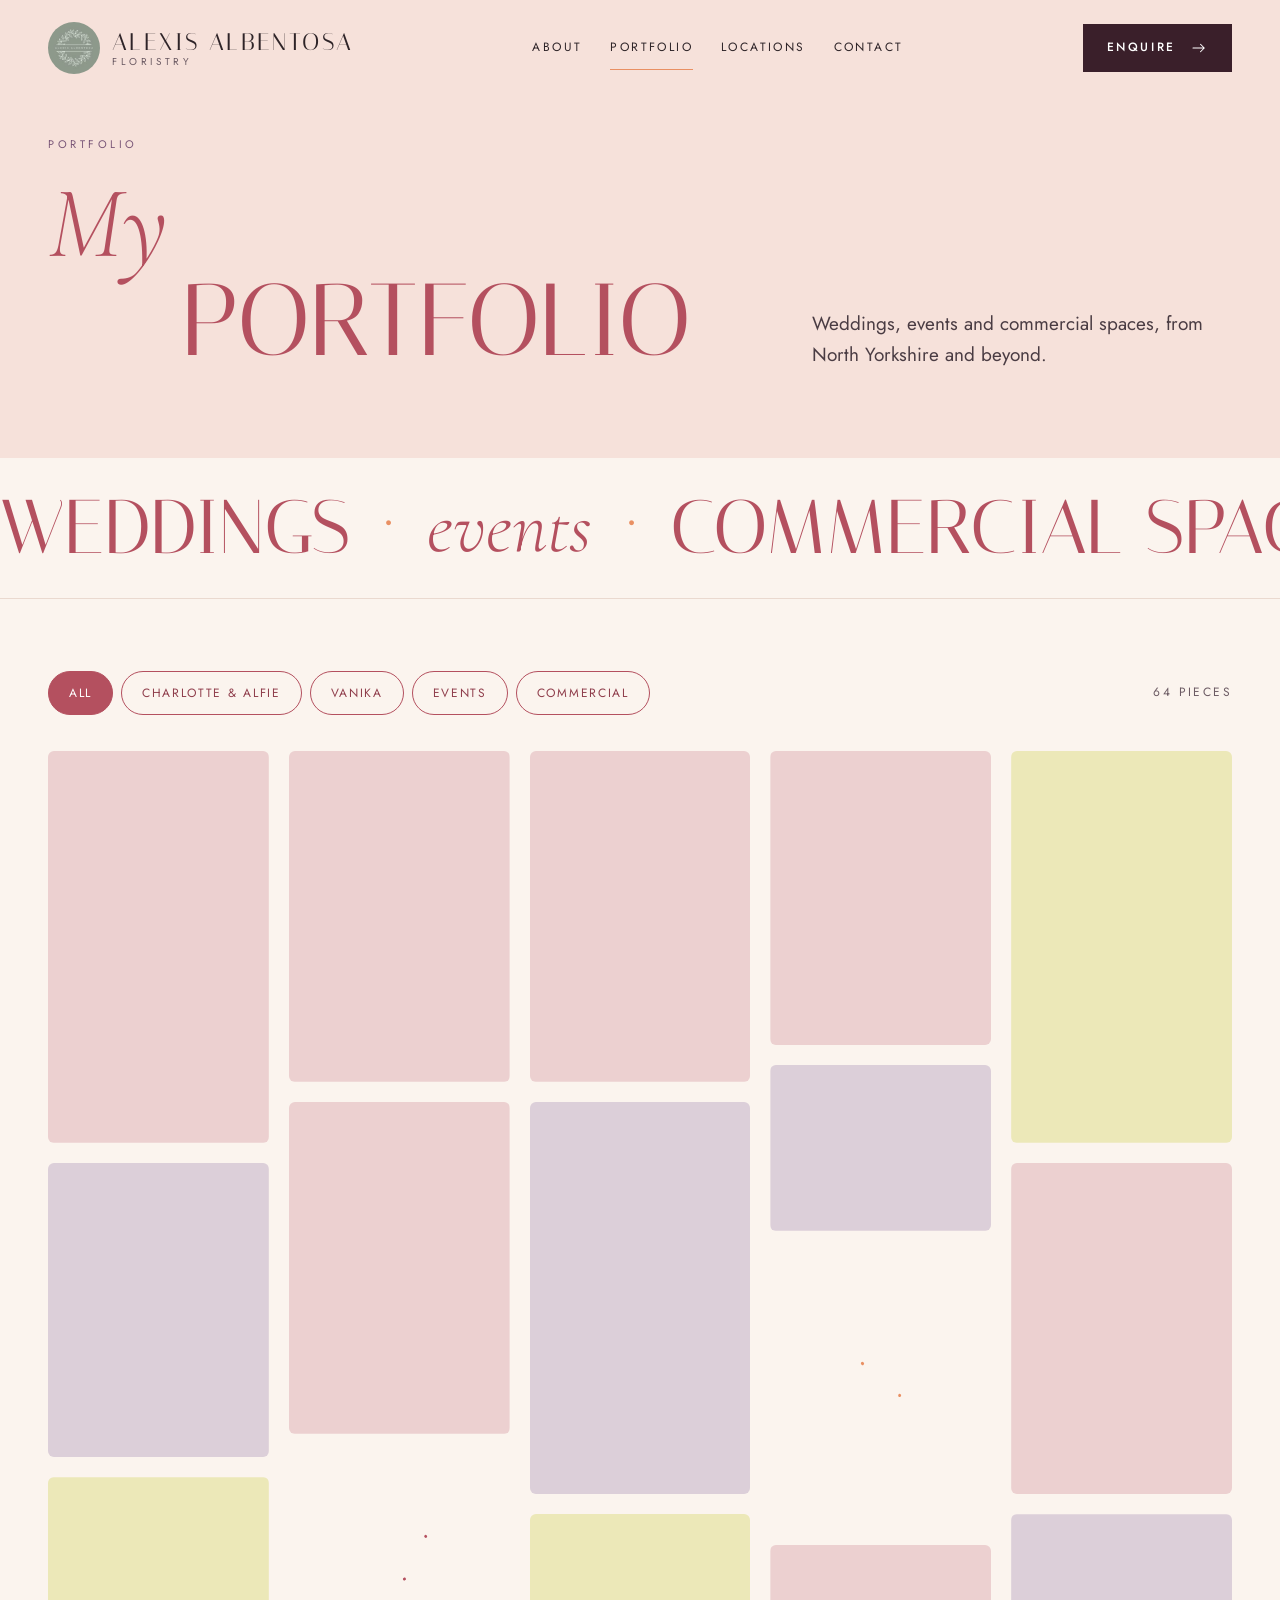
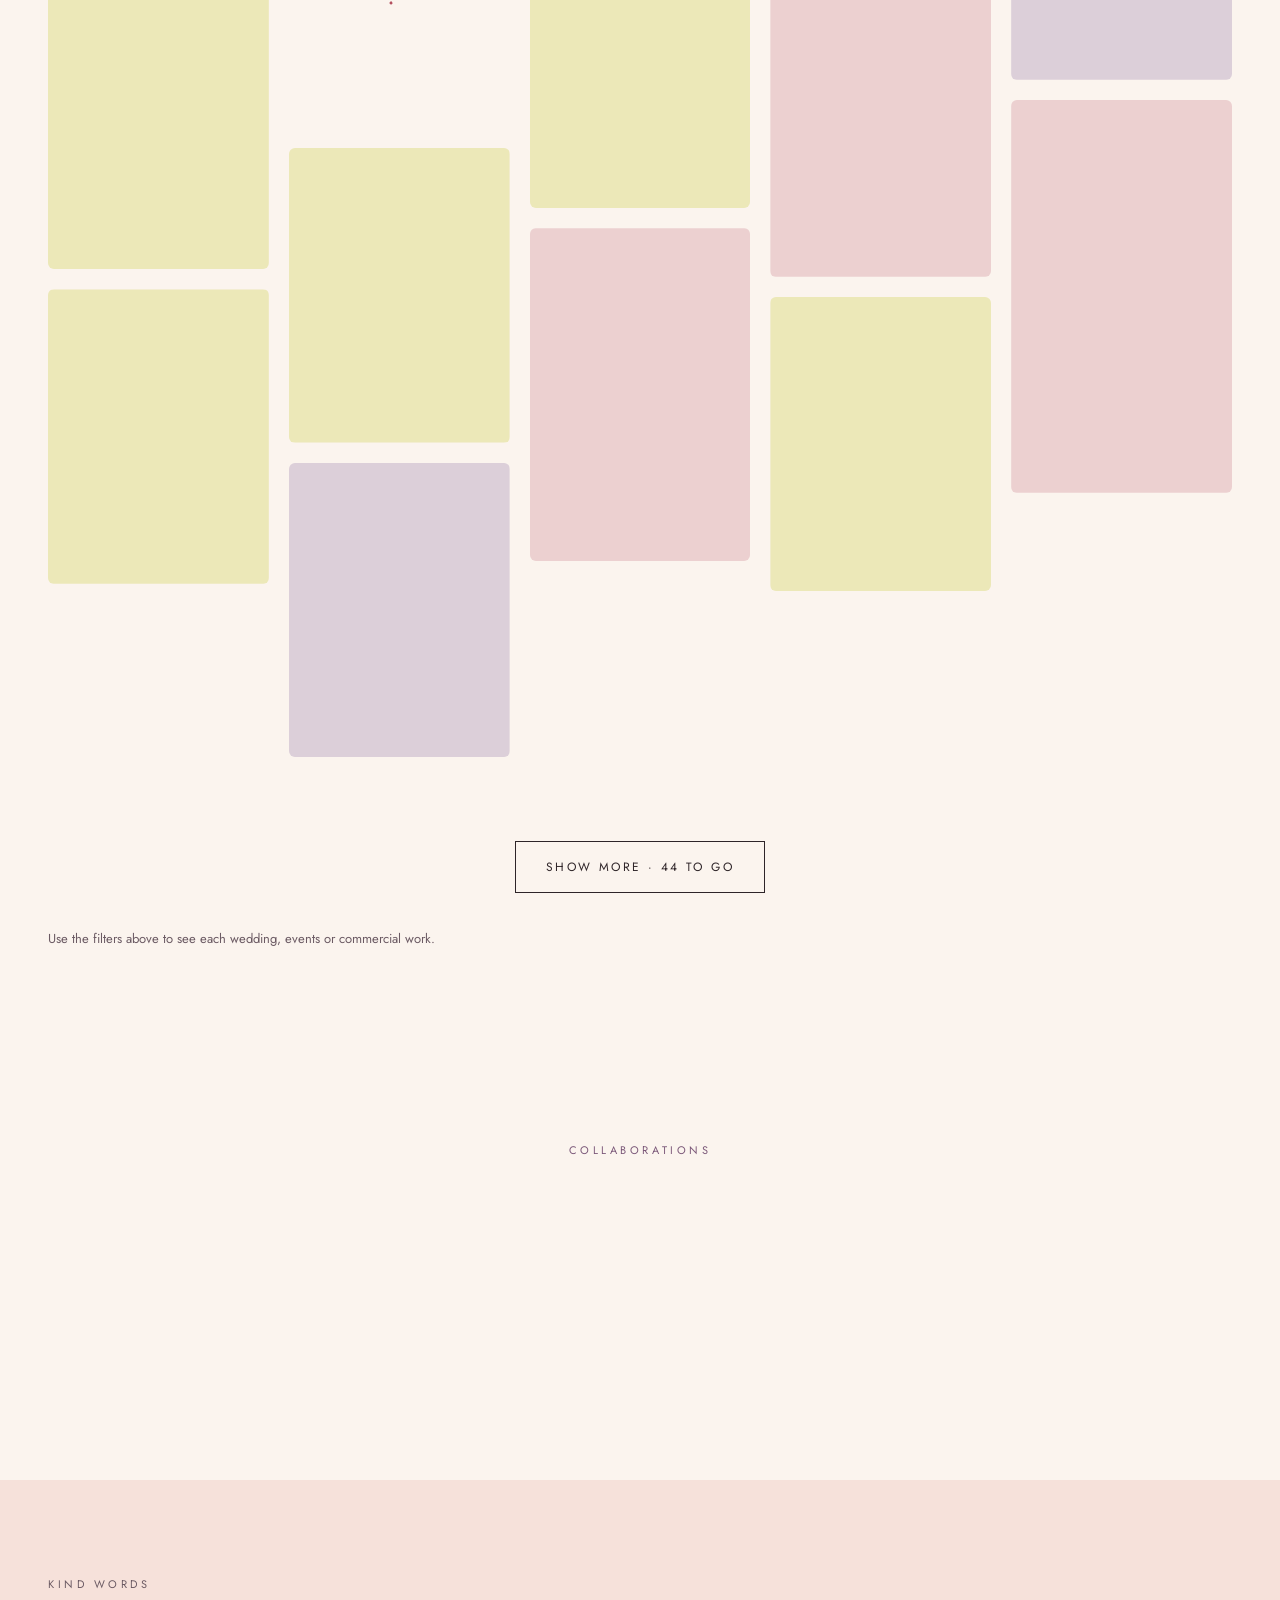
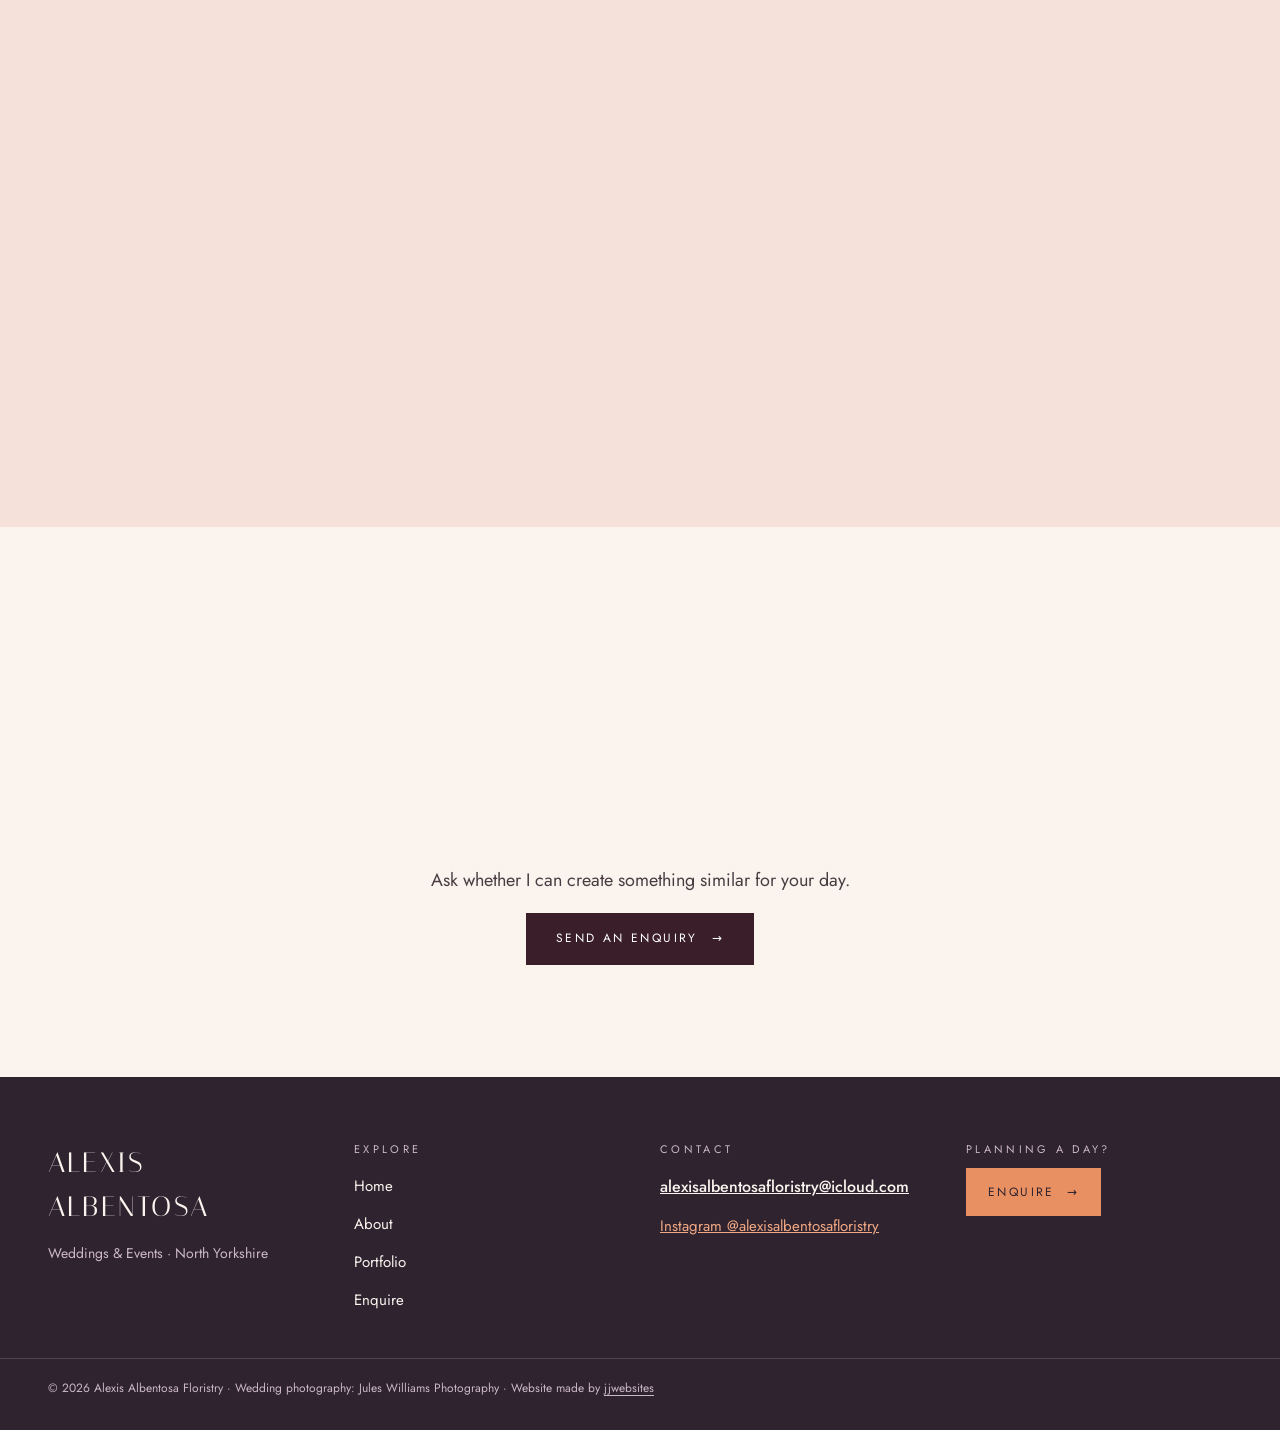
<file: portfolio.html>
<!doctype html>
<html lang="en-GB">
<head>
<meta charset="utf-8">
<meta name="viewport" content="width=device-width, initial-scale=1, viewport-fit=cover">
<title>Portfolio — weddings, events &amp; brands</title>
<meta name="description" content="Wedding, event and commercial floristry by Alexis Albentosa, from North Yorkshire and beyond.">
<link rel="icon" href="assets/img/logo.jpg">
<link rel="preconnect" href="https://fonts.googleapis.com">
<link rel="preconnect" href="https://fonts.gstatic.com" crossorigin>
<link href="https://fonts.googleapis.com/css2?family=Italiana&amp;family=Cormorant+Garamond:ital,wght@0,300;0,400;0,500;1,300;1,400&amp;family=Jost:wght@400;500&amp;display=swap" rel="stylesheet">
<link rel="stylesheet" href="assets/css/styles.css?v=10">
<link rel="stylesheet" href="assets/css/motion.css?v=10">
<script src="assets/js/motion.js?v=10"></script>
<script src="assets/js/main.js?v=10" defer></script>
</head>
<body data-page="work">
<a class="skip-link" href="#main">Skip to content</a>

<!-- HERO (blush) -->
<div class="bg-blush">
  <header class="container site-header">
    <a class="brand" href="index.html">
      <img class="brand__logo" src="assets/img/logo.jpg" alt="Alexis Albentosa Floristry logo">
      <span class="brand__text"><span class="brand__name">Alexis Albentosa</span><span class="brand__sub">Floristry</span></span>
    </a>
    <nav class="site-nav" aria-label="Main">
      <a href="about.html">About</a>
      <a href="portfolio.html" aria-current="page">Portfolio</a>
      <a href="index.html#based">Locations</a>
      <a href="enquire.html">Contact</a>
    </nav>
    <a class="btn btn--aubergine header-cta" href="enquire.html">Enquire<svg width="18" height="18" viewBox="0 0 24 24" fill="none" stroke="currentColor" stroke-width="1.4" stroke-linecap="round" stroke-linejoin="round" aria-hidden="true"><path d="M4 12h15M14 7l5 5-5 5"/></svg></a>
    <button type="button" class="menu-btn" aria-expanded="false" aria-controls="site-drawer" aria-label="Menu">
      <svg width="26" height="14" viewBox="0 0 26 14" fill="none" stroke="currentColor" stroke-width="1.4" aria-hidden="true"><path d="M1 2h24M9 12h16"/></svg>
    </button>
  </header>

  <section class="container work-hero">
    <div class="work-hero__title">
      <p class="eyebrow">Portfolio</p>
      <h1 class="display" data-reveal="lines">
        <span><em>My</em></span>
        <span class="end indent">portfolio</span>
      </h1>
    </div>
    <p class="lede" data-reveal>Weddings, events and commercial spaces, from North Yorkshire and beyond.</p>
  </section>
</div>

<main id="main">
  <!-- MOVING TEXT BAND -->
  <div class="marquee" aria-hidden="true">
    <div class="marquee__band" data-marquee>
      <span>Weddings</span><span class="dot-sep">·</span><em>events</em><span class="dot-sep">·</span><span>Commercial spaces</span><span class="dot-sep">·</span>
      <span>Weddings</span><span class="dot-sep">·</span><em>events</em><span class="dot-sep">·</span><span>Commercial spaces</span><span class="dot-sep">·</span>
      <span>Weddings</span><span class="dot-sep">·</span><em>events</em><span class="dot-sep">·</span><span>Commercial spaces</span><span class="dot-sep">·</span>
      <span>Weddings</span><span class="dot-sep">·</span><em>events</em><span class="dot-sep">·</span><span>Commercial spaces</span><span class="dot-sep">·</span>
    </div>
  </div>

  <!-- GALLERY — filter, then swipe / grid on phones and a staggered grid on desktop.
       The photos are listed in #gallery-data at the bottom of this page. -->
  <section class="container portfolio" data-carousel data-portfolio>
    <div class="portfolio__tools">
      <div class="filters" role="group" aria-label="Filter work">
        <button type="button" class="filter" data-filter="All" aria-pressed="true">All</button>
        <button type="button" class="filter" data-filter="Charlotte &amp; Alfie" aria-pressed="false">Charlotte &amp; Alfie</button>
        <button type="button" class="filter" data-filter="Vanika" aria-pressed="false">Vanika</button>
        <button type="button" class="filter" data-filter="Events" aria-pressed="false">Events</button>
        <button type="button" class="filter" data-filter="Commercial" aria-pressed="false">Commercial</button>
      </div>
      <button type="button" class="view-toggle m-only" aria-pressed="false">
        <svg width="16" height="16" viewBox="0 0 16 16" fill="none" stroke="currentColor" stroke-width="1.2" aria-hidden="true"><rect x="1.5" y="1.5" width="5" height="5"/><rect x="9.5" y="1.5" width="5" height="5"/><rect x="1.5" y="9.5" width="5" height="5"/><rect x="9.5" y="9.5" width="5" height="5"/></svg><span data-view-label>See all</span>
      </button>
      <span class="portfolio__count d-only" data-count></span>
    </div>
    <div class="work-track is-swipe" data-track role="region" aria-roledescription="carousel" aria-label="Portfolio gallery" tabindex="0"></div>
    <button type="button" class="portfolio__more" data-more hidden></button>
    <div class="carousel__bar m-only" data-swipe-bar>
      <span class="counter"><span data-counter></span> · swipe to browse</span>
      <div class="carousel__arrows">
        <button type="button" class="icon-btn" data-prev aria-label="Previous photo"><svg width="16" height="16" viewBox="0 0 16 16" fill="none" stroke="currentColor" stroke-width="1.4" aria-hidden="true"><path d="M10 3L5 8l5 5"/></svg></button>
        <button type="button" class="icon-btn icon-btn--solid" data-next aria-label="Next photo"><svg width="16" height="16" viewBox="0 0 16 16" fill="none" stroke="currentColor" stroke-width="1.4" aria-hidden="true"><path d="M6 3l5 5-5 5"/></svg></button>
      </div>
    </div>
    <p class="portfolio__note">Use the filters above to see each wedding, events or commercial work.</p>
  </section>

  <!-- WHO I'VE WORKED WITH -->
  <section class="container brands">
    <div class="brands__head">
      <p class="eyebrow">Collaborations</p>
      <h2 class="h2" data-reveal>Who I've worked with</h2>
    </div>
    <div class="brand-grid" data-reveal>
      <div class="brand-tile">Hutton Wandsley Garden &amp; Stables</div>
      <div class="brand-tile">Flannels</div>
      <div class="brand-tile">The Cut and Craft</div>
      <div class="brand-tile">Max Mara</div>
    </div>
  </section>

  <!-- KIND WORDS (blush) -->
  <section class="bg-blush" data-carousel>
    <div class="container reviews-blush">
      <div class="reviews-blush__head">
        <div class="stack" style="gap: 8px">
          <p class="eyebrow eyebrow--muted">Kind words</p>
          <h2 class="h2 h2--rose" data-reveal>What they're saying</h2>
        </div>
        <span class="counter m-only" data-counter></span>
      </div>
      <div class="track" data-track role="region" aria-roledescription="carousel" aria-label="Client reviews" tabindex="0">
        <blockquote class="review review--cream" data-slide data-reveal>
          <div class="review__head"><span class="review__who"><span class="review__avatar"></span><strong>Laura</strong></span><span class="review__stars" role="img" aria-label="5 stars">★★★★★</span></div>
          <p>“I visited Lexi’s Mother’s Day bouquet workshop and it was just perfect. The flowers lasted two weeks after the event, and Lexi put on such a gorgeous day.”</p>
        </blockquote>
        <blockquote class="review review--peach" data-slide data-reveal>
          <div class="review__head"><span class="review__who"><span class="review__avatar"></span><strong>Isabella</strong></span><span class="review__stars" role="img" aria-label="5 stars">★★★★★</span></div>
          <p>“I had an amazing experience with Lexi. She made me a beautiful arrangement for my friend’s birthday. She ensured I was fully involved for the whole process and had a great response time which was super comforting.”</p>
        </blockquote>
        <blockquote class="review" data-slide data-reveal>
          <div class="review__head"><span class="review__who"><span class="review__avatar tint-lilac"></span><strong>Ian</strong></span><span class="review__stars" role="img" aria-label="5 stars">★★★★★</span></div>
          <p>“Great service from the young lady proprietor of Alexis Albentosa Floristry. A beautiful display of flowers for my partner’s 60th created at fairly short notice. I will definitely use her again and have no hesitations recommending her services to anyone.”</p>
        </blockquote>
      </div>
      <div class="carousel__bar">
        <div class="dots" data-dots></div>
        <div class="carousel__arrows">
          <button type="button" class="icon-btn icon-btn--rose" data-prev aria-label="Previous review"><svg width="16" height="16" viewBox="0 0 16 16" fill="none" stroke="currentColor" stroke-width="1.4" aria-hidden="true"><path d="M10 3L5 8l5 5"/></svg></button>
          <button type="button" class="icon-btn icon-btn--rose icon-btn--solid" data-next aria-label="Next review"><svg width="16" height="16" viewBox="0 0 16 16" fill="none" stroke="currentColor" stroke-width="1.4" aria-hidden="true"><path d="M6 3l5 5-5 5"/></svg></button>
        </div>
      </div>
    </div>
  </section>

  <!-- CTA -->
  <section class="container cta-simple">
    <svg data-draw data-sway aria-hidden="true" width="64" height="106" viewBox="0 0 120 200" fill="none" stroke="#b4505f" stroke-width="2" stroke-linecap="round" stroke-linejoin="round"><path pathLength="1" d="M58 198C56 150 62 104 84 40"/><path pathLength="1" d="M60 160c-16-2-28-12-32-28 16 0 28 12 32 28z"/><path pathLength="1" d="M61 140c14-6 22-18 22-34-14 4-22 16-22 34z"/><path pathLength="1" d="M66 112c-14-4-24-16-24-30 14 2 24 14 24 30z"/><path pathLength="1" d="M70 92c12-6 18-18 18-30-12 4-18 16-18 30z"/><path pathLength="1" d="M78 64c-10-6-14-16-12-28 10 4 14 16 12 28z"/><path pathLength="1" d="M84 40c2-10 8-18 18-22 0 10-6 18-18 22z"/></svg>
    <h2 class="h2 h2--rose" data-reveal>Like what you see?</h2>
    <p class="lede">Ask whether I can create something similar for your day.</p>
    <a class="btn btn--plum" href="enquire.html">Send an enquiry<span class="d-only" aria-hidden="true">→</span></a>
  </section>
</main>

<footer class="site-footer">
  <div class="container site-footer__inner">
    <div class="site-footer__brand">
      <span class="site-footer__name">Alexis Albentosa</span>
      <span class="site-footer__tagline d-only">Weddings &amp; Events · North Yorkshire</span>
    </div>
    <nav class="site-footer__nav" aria-label="Footer">
      <span class="site-footer__label d-only">Explore</span>
      <a href="index.html">Home</a>
      <a href="about.html">About</a>
      <a href="portfolio.html">Portfolio</a>
      <a href="enquire.html">Enquire</a>
    </nav>
    <div class="site-footer__contact">
      <span class="site-footer__label">Contact</span>
      <a class="site-footer__email" href="mailto:alexisalbentosafloristry@icloud.com">alexisalbentosafloristry@icloud.com</a>
      <a class="site-footer__social" href="https://www.instagram.com/alexisalbentosafloristry/" target="_blank" rel="noopener">Instagram @alexisalbentosafloristry</a>
    </div>
    <div class="site-footer__cta d-only">
      <span class="site-footer__label">Planning a day?</span>
      <a class="btn" href="enquire.html">Enquire <span aria-hidden="true">→</span></a>
    </div>
  </div>
  <p class="site-footer__copy">© 2026 Alexis Albentosa Floristry · Wedding photography: Jules Williams Photography<span class="m-only"> · Weddings &amp; Events · North Yorkshire</span> · Website made by <a class="site-footer__credit" href="https://jjwebsites.co.uk">jjwebsites</a></p>
</footer>

<!-- MENU DRAWER (phones and tablets) -->
<button type="button" class="drawer-overlay" tabindex="-1" aria-label="Close menu" data-drawer-close></button>
<div id="site-drawer" class="drawer" role="dialog" aria-modal="true" aria-label="Site menu">
  <div class="drawer__head">
    <a class="drawer__brand" href="index.html">
      <img src="assets/img/logo.jpg" alt="Alexis Albentosa Floristry — home">
      <span class="drawer__brand-text"><span class="drawer__brand-name">Alexis Albentosa</span><span class="drawer__brand-sub">Floristry</span></span>
    </a>
    <button type="button" class="drawer__close" aria-label="Close menu" data-drawer-close>
      <svg width="24" height="24" viewBox="0 0 24 24" fill="none" stroke="currentColor" stroke-width="1.5" stroke-linecap="round" aria-hidden="true"><path d="M5 5l14 14M19 5L5 19"/></svg>
    </button>
  </div>
  <nav class="drawer__nav" aria-label="Main">
    <ul>
      <li><a class="drawer__link" href="about.html" data-nav="about">
        <svg width="32" height="32" viewBox="0 0 48 48" fill="none" stroke="currentColor" stroke-width="1.6" stroke-linecap="round" stroke-linejoin="round" aria-hidden="true"><path d="M15 44c4-10 9-22 19-36"/><path d="M21 33c-6 1-10-1-12-5 5-2 9 0 12 5z"/><path d="M26 24c1-6 4-9 9-10 0 5-3 8-9 10z"/><path d="M29.5 17c-5-1-8-4-8.2-8 4 .2 7.2 3.2 8.2 8z"/></svg>
        <span class="drawer__label">About</span>
        <svg width="20" height="20" viewBox="0 0 24 24" fill="none" stroke="currentColor" stroke-width="1.4" stroke-linecap="round" stroke-linejoin="round" aria-hidden="true"><path d="M4 12h15M14 7l5 5-5 5"/></svg>
      </a></li>
      <li><a class="drawer__link" href="enquire.html" data-nav="enquire">
        <svg width="32" height="32" viewBox="0 0 48 48" fill="none" stroke="currentColor" stroke-width="1.6" stroke-linecap="round" stroke-linejoin="round" aria-hidden="true"><path d="M25 44c0-9-1.5-17-5-24"/><path d="M23.5 31c3-4 7-6.5 11.5-6.5"/><circle cx="19" cy="14" r="1.8"/><ellipse cx="19" cy="9.2" rx="2" ry="3"/><ellipse cx="19" cy="9.2" rx="2" ry="3" transform="rotate(72 19 14)"/><ellipse cx="19" cy="9.2" rx="2" ry="3" transform="rotate(144 19 14)"/><ellipse cx="19" cy="9.2" rx="2" ry="3" transform="rotate(216 19 14)"/><ellipse cx="19" cy="9.2" rx="2" ry="3" transform="rotate(288 19 14)"/><circle cx="36" cy="24" r="1.5"/><circle cx="33" cy="20" r="1.2"/><path d="M24.5 37c-5 .2-8-2.5-8.5-6 4 0 7 2.4 8.5 6z"/></svg>
        <span class="drawer__label">Contact</span>
        <svg width="20" height="20" viewBox="0 0 24 24" fill="none" stroke="currentColor" stroke-width="1.4" stroke-linecap="round" stroke-linejoin="round" aria-hidden="true"><path d="M4 12h15M14 7l5 5-5 5"/></svg>
      </a></li>
      <li><a class="drawer__link" href="index.html#based" data-locations>
        <svg width="32" height="32" viewBox="0 0 48 48" fill="none" stroke="currentColor" stroke-width="1.6" stroke-linecap="round" stroke-linejoin="round" aria-hidden="true"><path d="M24 44s-11.5-11.5-11.5-21a11.5 11.5 0 0 1 23 0c0 9.5-11.5 21-11.5 21z"/><path d="M24 30V17.5"/><path d="M24 24c-3.2 0-5.2-2-5.4-5 3 0 5.2 2 5.4 5z"/><path d="M24 21.5c.2-3 2.2-5 5.2-5.2 0 3-2.2 5-5.2 5.2z"/></svg>
        <span class="drawer__label">Locations</span>
        <svg width="20" height="20" viewBox="0 0 24 24" fill="none" stroke="currentColor" stroke-width="1.4" stroke-linecap="round" stroke-linejoin="round" aria-hidden="true"><path d="M4 12h15M14 7l5 5-5 5"/></svg>
      </a></li>
      <li><a class="drawer__link" href="portfolio.html" data-nav="work">
        <svg width="32" height="32" viewBox="0 0 48 48" fill="none" stroke="currentColor" stroke-width="1.6" stroke-linecap="round" stroke-linejoin="round" aria-hidden="true"><path d="M24 15c-5-3-11-4-17-3v26c6-1 12 0 17 3 5-3 11-4 17-3V12c-6-1-12 0-17 3z"/><path d="M24 15v26"/><path d="M30 32c0-6.5 3-10.5 8-11.5 0 6.5-3 10.5-8 11.5z"/><path d="M30 32l5.5-7.5"/><path d="M11 19c3.5-.4 6.5.2 9 1.5M11 24c3.5-.4 6.5.2 9 1.5"/></svg>
        <span class="drawer__label">Portfolio</span>
        <svg width="20" height="20" viewBox="0 0 24 24" fill="none" stroke="currentColor" stroke-width="1.4" stroke-linecap="round" stroke-linejoin="round" aria-hidden="true"><path d="M4 12h15M14 7l5 5-5 5"/></svg>
      </a></li>
    </ul>
  </nav>
  <div class="drawer__foot">
    <svg class="drawer__botanical" aria-hidden="true" width="150" height="206" viewBox="0 0 160 220" fill="none" stroke="#C99A9A" stroke-width="1.3" stroke-linecap="round" stroke-linejoin="round"><path d="M58 220C56 172 62 122 78 72"/><path d="M78 72c-10-6-14-20-8-34 6 4 10 10 10 16 2-8 8-14 16-16 2 14-4 28-18 34z"/><path d="M74 54c2-6 4-10 6-14"/><path d="M68 150c-18-2-30-14-34-30 16 0 30 12 34 30z"/><path d="M64 182c14-4 24-16 26-32-14 2-24 14-26 32z"/><path d="M63 122C80 110 98 92 110 70"/><path d="M110 70c-4-12 0-24 12-30 2 12-2 24-12 30z"/><path d="M110 70c10-4 22-2 30 8-10 6-22 4-30-8z"/><path d="M82 104c4-10 14-16 24-16-2 10-12 16-24 16z"/></svg>
    <div class="drawer__tagline">
      <span aria-hidden="true"></span>
      <p>Beautiful flowers for life's special moments</p>
    </div>
    <a class="drawer__cta" href="enquire.html">Enquire<svg width="20" height="20" viewBox="0 0 24 24" fill="none" stroke="currentColor" stroke-width="1.4" stroke-linecap="round" stroke-linejoin="round" aria-hidden="true"><path d="M4 12h15M14 7l5 5-5 5"/></svg></a>
    <a class="drawer__social" href="https://www.instagram.com/alexisalbentosafloristry/" target="_blank" rel="noopener" aria-label="Instagram @alexisalbentosafloristry (opens in a new tab)"><svg width="18" height="18" viewBox="0 0 24 24" fill="none" stroke="currentColor" stroke-width="1.4" stroke-linecap="round" stroke-linejoin="round" aria-hidden="true"><rect x="3" y="3" width="18" height="18" rx="5"/><circle cx="12" cy="12" r="4"/><circle cx="17.5" cy="6.5" r="0.6" fill="currentColor"/></svg>@alexisalbentosafloristry</a>
  </div>
</div>

<!-- Portfolio photos, in display order. cat is Weddings, Events or Commercial (used by the filters);
     w and h are the photo's pixel size, so the layout keeps its shape while photos load.
     Wedding photos also have couple, which gives them their own filter button above.
     For a looping clip, add "video" (the .mp4) and use its still frame as "src". -->
<script type="application/json" id="gallery-data">
[
  {"cat": "Weddings", "couple": "Charlotte & Alfie", "src": "assets/img/photos/9948a2ce29067637426372bf0717d3e7.jpg", "w": 563, "h": 1000, "alt": "Confetti exit outside a glasshouse wedding"},
  {"cat": "Commercial", "src": "assets/img/photos/148c392d9bd9442a1e003dcbd7659170.jpg", "w": 750, "h": 1000, "alt": "White floral arrangement in the Max Mara and Flannels showroom, Leeds"},
  {"cat": "Events", "video": "assets/video/wreath-finished.mp4", "src": "assets/video/wreath-finished.jpg", "w": 563, "h": 1000, "alt": "A finished wreath held up at The Cut and Craft"},
  {"cat": "Events", "src": "assets/img/photos/d01839c1f96f0e2892ae29f3bc9dc29d.jpg", "w": 750, "h": 1000, "alt": "Buckets of fresh flowers lining the bar at The Cut and Craft for a Mother's Day workshop"},
  {"cat": "Weddings", "couple": "Vanika", "src": "assets/img/photos/7ceb8e893c93f27ba6b0d337d679aa0c.jpg", "w": 667, "h": 1000, "alt": "Couple in front of a red door holding a jewel-toned bouquet"},
  {"cat": "Weddings", "couple": "Charlotte & Alfie", "src": "assets/img/photos/0956f3113e73a08002e62bf26e2bea58.jpg", "w": 665, "h": 1000, "alt": "Couple kissing as they walk back down the aisle"},
  {"cat": "Events", "src": "assets/img/photos/0e092f0451a7a8f55e92c557112ad935.jpg", "w": 750, "h": 1000, "alt": "Festive wreath with dried oranges and a red velvet bow"},
  {"cat": "Commercial", "src": "assets/img/photos/2c59a82b2eb7948694dfefc810cee4f1.jpg", "w": 750, "h": 1000, "alt": "White roses and hydrangea on a glass table in a Leeds showroom"},
  {"cat": "Weddings", "couple": "Vanika", "src": "assets/img/photos/61c1002db4eb09ad93a4bf4b395ddeb2.jpg", "w": 667, "h": 1000, "alt": "Deep red bridal bouquet resting on a pink table"},
  {"cat": "Commercial", "video": "assets/video/showroom-pan.mp4", "src": "assets/video/showroom-pan.jpg", "w": 563, "h": 1000, "alt": "Walking through the showroom dressed in white flowers"},
  {"cat": "Events", "src": "assets/img/photos/b62a119ed1171ed148461497eff3f77c.jpg", "w": 750, "h": 1000, "alt": "Flowers ready for a Mother's Day bouquet workshop at The Cut and Craft"},
  {"cat": "Weddings", "couple": "Charlotte & Alfie", "src": "assets/img/photos/a8c04e45a7cd268a684f3640b4871552.jpg", "w": 663, "h": 1000, "alt": "Bride and bridesmaid with matching bouquets in a walled garden"},
  {"cat": "Weddings", "couple": "Vanika", "src": "assets/img/photos/2021554e5f42666984ccdf284236a2b0.jpg", "w": 750, "h": 1000, "alt": "Couple laughing together with a bright, colourful bouquet"},
  {"cat": "Commercial", "src": "assets/img/photos/21316f2cc7f79efe9ed1c5b413ebc08e.jpg", "w": 1000, "h": 750, "alt": "White arrangement on a glass coffee table"},
  {"cat": "Weddings", "couple": "Charlotte & Alfie", "src": "assets/img/photos/b42c5d1793b9e21e99099cc7b0e9a62c.jpg", "w": 1065, "h": 1600, "alt": "Urns of flowers inside a glasshouse ceremony space"},
  {"cat": "Events", "src": "assets/img/photos/23b8487fbb0e955581adad3ed0cf185a.jpg", "w": 750, "h": 1000, "alt": "Wreath-making workshop: holly, pine cones and a red bow"},
  {"cat": "Events", "video": "assets/video/wreath-oranges.mp4", "src": "assets/video/wreath-oranges.jpg", "w": 563, "h": 1000, "alt": "Adding dried orange slices to a wreath"},
  {"cat": "Weddings", "couple": "Vanika", "src": "assets/img/photos/cbf0a991d609766cd48e4120cd5c3413.jpg", "w": 1066, "h": 1600, "alt": "Couple walking through the city after their wedding"},
  {"cat": "Commercial", "src": "assets/img/photos/1da2fc8579566d5d47501f6fb59e8022.jpg", "w": 1000, "h": 750, "alt": "Showroom lounge styled with white flowers"},
  {"cat": "Weddings", "couple": "Charlotte & Alfie", "src": "assets/img/photos/0daa902deaec7a6c7ae32cc0389ce3de.jpg", "w": 562, "h": 1000, "alt": "Bride walking through the garden with her bouquet"},
  {"cat": "Weddings", "couple": "Charlotte & Alfie", "src": "assets/img/photos/3099f8186acfcf52fb69fe2a8143da4c.jpg", "w": 563, "h": 1000, "alt": "Bride and bridesmaid twirling between lavender borders"},
  {"cat": "Events", "src": "assets/img/photos/b75b56434300b50370d8869f730d92bd.jpg", "w": 563, "h": 1000, "alt": "Flowers styled along the balcony bar at The Cut and Craft"},
  {"cat": "Weddings", "couple": "Charlotte & Alfie", "src": "assets/img/photos/5dbbcbb159c5fe905050639cb5773532.jpg", "w": 665, "h": 1000, "alt": "Coral peony buttonhole on a cream suit"},
  {"cat": "Commercial", "video": "assets/video/white-installations.mp4", "src": "assets/video/white-installations.jpg", "w": 563, "h": 1000, "alt": "White floral installations ready to go in"},
  {"cat": "Commercial", "src": "assets/img/photos/efbca42aaccf05201d6691fea5fe2534.jpg", "w": 1000, "h": 750, "alt": "White roses reflected in a glass display"},
  {"cat": "Weddings", "couple": "Charlotte & Alfie", "src": "assets/img/photos/e88c99c69b439ffe4d835529ce4663ad.jpg", "w": 665, "h": 1000, "alt": "Jug of dahlias on a sunny windowsill"},
  {"cat": "Weddings", "couple": "Charlotte & Alfie", "src": "assets/img/photos/1ef13c902746c00feba413ecd220640f.jpg", "w": 665, "h": 1000, "alt": "Pinning the groom's buttonhole"},
  {"cat": "Weddings", "couple": "Charlotte & Alfie", "src": "assets/img/photos/c55b2c87839770810f4435cc37f92580.jpg", "w": 665, "h": 1000, "alt": "Dahlia buttonhole being pinned on a guest"},
  {"cat": "Weddings", "couple": "Charlotte & Alfie", "src": "assets/img/photos/5787be56ad29b4cf26dbff25ee89c92b.jpg", "w": 1000, "h": 665, "alt": "Bridesmaid carrying the bride's train"},
  {"cat": "Weddings", "couple": "Charlotte & Alfie", "src": "assets/img/photos/4980875692c1758dfd4931c5fdb46c66.jpg", "w": 663, "h": 1000, "alt": "Couple at the glasshouse ceremony"},
  {"cat": "Weddings", "couple": "Charlotte & Alfie", "src": "assets/img/photos/3928ad491ecbe763d57c84e42e036e03.jpg", "w": 1000, "h": 665, "alt": "Bridal party walking through the walled garden"},
  {"cat": "Events", "video": "assets/video/arranging-bouquet.mp4", "src": "assets/video/arranging-bouquet.jpg", "w": 563, "h": 1000, "alt": "Arranging a hand-tied bouquet"},
  {"cat": "Weddings", "couple": "Charlotte & Alfie", "src": "assets/img/photos/629630039298afd41cd49274e33bcc0c.jpg", "w": 1000, "h": 665, "alt": "Bride walking down the aisle with her bouquet"},
  {"cat": "Weddings", "couple": "Charlotte & Alfie", "src": "assets/img/photos/b80147f22575449f06e69f02d525a408.jpg", "w": 665, "h": 1000, "alt": "Floor arrangement by the ceremony seating"},
  {"cat": "Weddings", "couple": "Charlotte & Alfie", "src": "assets/img/photos/e49c217df7fde9e88b7a8fbee2624cef.jpg", "w": 665, "h": 1000, "alt": "First kiss in the glasshouse"},
  {"cat": "Weddings", "couple": "Charlotte & Alfie", "src": "assets/img/photos/9c1451377e4867d9c4625f38725d6d56.jpg", "w": 665, "h": 1000, "alt": "Couple kissing at the end of the aisle"},
  {"cat": "Weddings", "couple": "Charlotte & Alfie", "src": "assets/img/photos/f98b605cf0b1632765b9d781cdf096be.jpg", "w": 665, "h": 1000, "alt": "Kiss beneath a shower of confetti"},
  {"cat": "Weddings", "couple": "Charlotte & Alfie", "src": "assets/img/photos/a659efadf09f6cc1d68bacf66cdfa730.jpg", "w": 665, "h": 1000, "alt": "Couple portrait in the glasshouse"},
  {"cat": "Weddings", "couple": "Charlotte & Alfie", "src": "assets/img/photos/ea7b1709e70c5e49a09cf22a384a6acf.jpg", "w": 1000, "h": 667, "alt": "Reception room laid for dinner"},
  {"cat": "Weddings", "couple": "Charlotte & Alfie", "src": "assets/img/photos/9ff45626d511a48e7d904fe6237eac60.jpg", "w": 667, "h": 1000, "alt": "Cutting the cake beside fresh flowers"},
  {"cat": "Weddings", "couple": "Charlotte & Alfie", "src": "assets/img/photos/f59fa2b5edba22bb869a1722073ed79d.jpg", "w": 667, "h": 1000, "alt": "Bridesmaid's bouquet on the reception table"},
  {"cat": "Weddings", "couple": "Charlotte & Alfie", "src": "assets/img/photos/4f6bc410496e7f9131996bc8223bbc55.jpg", "w": 1065, "h": 1600, "alt": "Colourful arrangement beside a stone urn"},
  {"cat": "Weddings", "couple": "Charlotte & Alfie", "src": "assets/img/photos/de114eb27a5a9274b54deb2e9b33fe06.jpg", "w": 665, "h": 1000, "alt": "Floor arrangement of meadow flowers by a doorway"},
  {"cat": "Weddings", "couple": "Charlotte & Alfie", "src": "assets/img/photos/de3fb43c59d1e54b0b1094400c6cb80c.jpg", "w": 1000, "h": 667, "alt": "Row of bud vases on a wooden table"},
  {"cat": "Weddings", "couple": "Charlotte & Alfie", "src": "assets/img/photos/11c895a81b800f81e00a5bbcbf2ef423.jpg", "w": 665, "h": 1000, "alt": "Bridesmaid's posy resting on a chair"},
  {"cat": "Weddings", "couple": "Charlotte & Alfie", "src": "assets/img/photos/e4862a05d823a16360e2f9b875dc4855.jpg", "w": 562, "h": 1000, "alt": "A wedding bouquet held up against the sky"},
  {"cat": "Weddings", "couple": "Charlotte & Alfie", "src": "assets/img/photos/b8c92bdff0e4eb328ee6dcacf4e92e3d.jpg", "w": 663, "h": 1000, "alt": "Bridal party with bouquets and buttonholes"},
  {"cat": "Weddings", "couple": "Charlotte & Alfie", "src": "assets/img/photos/26c12315ac3f90d16ed5413d420abebd.jpg", "w": 663, "h": 1000, "alt": "Ceremony in the glasshouse"},
  {"cat": "Weddings", "couple": "Charlotte & Alfie", "src": "assets/img/photos/b757b240f947677a71ac9975e79f9eb4.jpg", "w": 562, "h": 1000, "alt": "Couple walking back down the aisle"},
  {"cat": "Weddings", "couple": "Charlotte & Alfie", "src": "assets/img/photos/897ef559d710210f12e65532bfb2fc08.jpg", "w": 1065, "h": 1600, "alt": "Bride and groom walking through the walled garden"},
  {"cat": "Weddings", "couple": "Vanika", "src": "assets/img/photos/3eb75afb8c0619d27c19666352eecf9c.jpg", "w": 1600, "h": 1066, "alt": "Deep red bridal bouquet with peonies and roses"},
  {"cat": "Weddings", "couple": "Charlotte & Alfie", "src": "assets/img/photos/63da13eb9cab272091810a4b82d9c81d.jpg", "w": 1067, "h": 1600, "alt": "Long reception tables dressed with candles and bud vases"},
  {"cat": "Weddings", "couple": "Charlotte & Alfie", "src": "assets/img/photos/7579db284ebd4209af98978a8f1083b9.jpg", "w": 1064, "h": 1600, "alt": "Bride holding a loose bouquet of dahlias, cosmos and scabious"},
  {"cat": "Weddings", "couple": "Charlotte & Alfie", "src": "assets/img/photos/e45e533b1d29d6ef8cea7b24f59f0b92.jpg", "w": 1065, "h": 1600, "alt": "Bride and bridesmaid side by side with their colourful bouquets"},
  {"cat": "Weddings", "couple": "Charlotte & Alfie", "src": "assets/img/photos/ab3bbdc5c2aac06a8adf0836b8da39b9.jpg", "w": 1065, "h": 1600, "alt": "Bride's bouquet among falling confetti"},
  {"cat": "Weddings", "couple": "Charlotte & Alfie", "src": "assets/img/photos/bac5780fb9ad57cff250b3936f257c50.jpg", "w": 1065, "h": 1600, "alt": "Guests in buttonholes outside the cottage"},
  {"cat": "Weddings", "couple": "Charlotte & Alfie", "src": "assets/img/photos/24f3859ac21cdb8308877fbfb7b91df3.jpg", "w": 1065, "h": 1600, "alt": "Groom with family, all wearing buttonholes"},
  {"cat": "Weddings", "couple": "Charlotte & Alfie", "src": "assets/img/photos/954d4b1c73d583e675c57b44ac228c85.jpg", "w": 1065, "h": 1600, "alt": "Groom waiting in the glasshouse beside a posy table"},
  {"cat": "Weddings", "couple": "Charlotte & Alfie", "src": "assets/img/photos/cda56d2c892d16a96e841d4d45390cc5.jpg", "w": 1065, "h": 1600, "alt": "Smiling guests seated for the glasshouse ceremony"},
  {"cat": "Weddings", "couple": "Charlotte & Alfie", "src": "assets/img/photos/2aa6f3e035b7351f056a8b17a5e4fb04.jpg", "w": 1067, "h": 1600, "alt": "Bridesmaid with her bouquet walking down the aisle"},
  {"cat": "Weddings", "couple": "Charlotte & Alfie", "src": "assets/img/photos/ee6c915124b5e82a06afa40bf48805e7.jpg", "w": 1065, "h": 1600, "alt": "Groom's party waiting at the end of the aisle"},
  {"cat": "Events", "src": "assets/img/photos/2b83e516c771d5075ea441de276059cb.jpg", "w": 1200, "h": 1600, "alt": "Wreath with holly, dried oranges and a red ribbon"},
  {"cat": "Commercial", "src": "assets/img/photos/94daa059be776788a925f9c2ac528e2d.jpg", "w": 1600, "h": 1200, "alt": "White roses and hydrangea on a glass table in a showroom"},
  {"cat": "Commercial", "src": "assets/img/photos/561f4061022243c221dfe0354823277c.jpg", "w": 1200, "h": 1600, "alt": "White flowers styled in a mirrored display cabinet"}
]
</script>
</body>
</html>
</file>
<file: assets/css/styles.css>
/* Alexis Albentosa Floristry — site styles
   Mobile-first. The desktop layout takes over at 1024px (see the @media blocks in each section). */

/* ---------- Tokens ---------- */
:root {
  /* Design-system palette */
  --peach: #e99063;
  --matteGreen: #8e988c;
  --WarmWhite: #c3b9b0;
  --RosePink: #d49193;
  --CitrusGreen: #c6bb25;
  --Purple: #7a5778;
  --box-shape: 6px;

  /* Site palette */
  --cream: #fbf4ee;
  --blush: #f6e1da;
  --ink: #2e2428;
  --body: #4a3c43;
  --muted: #6b5a63;
  --rose: #b4505f;
  --rose-deep: #8f3d4b;
  --wine: #9c4152;
  --rust: #a34f2a;
  --plum: #2f2330;
  --aubergine: #3a1f2a;
  --aubergine-hover: #52303f;
  --peach-light: #f2a983;
  --lilac: #cdb9c6;
  --rule: #ead9cf;
  --rule-blush: #e9cbc1;
  --rule-dark: #54424f;
  --field-line: #9a7b88;
  --ring: #e3b7b4;
  --sage-ink: #7f8a7c;
  --charcoal: #3f3a3c;

  /* Photo backdrops (show while photos load) */
  --tint-peach: #f3d3c1;
  --tint-rose: #ecd0d0;
  --tint-sage: #d6dbd4;
  --tint-lilac: #dccfd9;
  --tint-citrus: #ece8b8;

  /* Drawer */
  --drawer-bg: #f9e6e0;
  --drawer-ink: #7a2e3a;
  --drawer-line: #e8cfc6;

  --font-display: 'Italiana', Georgia, serif;
  --font-serif: 'Cormorant Garamond', Georgia, serif;
  --font-sans: 'Jost', system-ui, sans-serif;

  --arch: 999px 999px 0 0;
}

/* ---------- Base ---------- */
*, *::before, *::after { box-sizing: border-box; }

body {
  margin: 0;
  min-height: 100vh;
  background: var(--cream);
  color: var(--ink);
  font-family: var(--font-sans);
  font-size: 16px;
  line-height: 1.6;
  overflow-x: hidden;
}

img { max-width: 100%; display: block; }
a { color: var(--rose); }
a:hover { color: var(--ink); }
button { font-family: inherit; }
button:disabled { opacity: .3; cursor: default; }
h1, h2, h3, p, figure, blockquote, dl, dd { margin: 0; }
body.is-locked { overflow: hidden; }
[hidden] { display: none !important; }

.skip-link {
  position: absolute; left: 12px; top: -60px; z-index: 1000;
  padding: 10px 16px; background: var(--plum); color: var(--cream);
}
.skip-link:focus { top: 12px; }

:focus-visible { outline: 2px solid var(--rose); outline-offset: 2px; }
.site-footer :focus-visible { outline-color: var(--peach-light); }

/* Show one layout or the other */
@media (min-width: 1024px) { .m-only { display: none !important; } }
@media (max-width: 1023px) { .d-only { display: none !important; } }

/* ---------- Layout ---------- */
.container { max-width: 1120px; margin: 0 auto; padding-left: 20px; padding-right: 20px; }
.bg-blush { background: var(--blush); }
.bg-cream { background: var(--cream); }
.stack { display: flex; flex-direction: column; }
@media (min-width: 1024px) {
  .container { max-width: 1280px; padding-left: 48px; padding-right: 48px; }
}

/* ---------- Type ---------- */
.eyebrow { font-size: 10px; line-height: 1.5; letter-spacing: 0.3em; text-transform: uppercase; color: var(--Purple); }
.eyebrow--muted { color: var(--muted); }

.display {
  font-family: var(--font-display); font-weight: 400;
  line-height: 0.98; letter-spacing: 0.01em;
  text-transform: uppercase; color: var(--rose);
  display: flex; flex-direction: column;
}
.display em { font-family: var(--font-serif); font-weight: 300; font-style: italic; text-transform: none; }
.display .end { align-self: flex-end; }

.h2 { font-family: var(--font-display); font-weight: 400; font-size: 40px; line-height: 1.1; }
.h2--rose { color: var(--rose); }
.h2--wine { color: var(--wine); }
.h3 { font-family: var(--font-serif); font-weight: 400; font-size: 28px; }
.lede { font-size: 17px; color: var(--body); }
.counter { font-size: 11px; letter-spacing: 0.2em; color: var(--muted); }

.text-link {
  align-self: flex-start; padding: 12px 0;
  font-size: 11px; letter-spacing: 0.24em; text-transform: uppercase; color: var(--ink);
}

@media (min-width: 1024px) {
  .eyebrow { font-size: 11px; letter-spacing: 0.32em; }
  .display { line-height: 0.96; letter-spacing: 0; }
  .display .end { align-self: auto; }
  .display .indent { padding-left: 1.2em; }
  .h2 { font-size: 52px; line-height: 1.05; }
  .lede { font-size: 19px; }
  .text-link { letter-spacing: 0.26em; }
}

/* ---------- Buttons ---------- */
.btn {
  min-height: 48px; display: inline-flex; align-items: center; gap: 12px;
  padding: 0 24px; border: none; text-decoration: none; cursor: pointer;
  font-size: 12px; letter-spacing: 0.16em; text-transform: uppercase;
}
.btn--plum { background: var(--plum); color: var(--cream); }
.btn--plum:hover { color: var(--cream); background: #3d2e3e; }
.btn--aubergine { background: var(--aubergine); color: #fff; font-weight: 500; letter-spacing: 0.22em; gap: 14px; }
.btn--aubergine:hover { background: var(--aubergine-hover); color: #fff; }
.btn--outline { background: transparent; border: 1px solid var(--ink); color: var(--ink); padding: 0 20px; }
.btn--peach { background: var(--peach); color: var(--ink); padding: 0 22px; font-weight: 500; letter-spacing: 0.2em; }
.btn--peach:hover { color: var(--ink); }
.btn--lg { min-height: 52px; padding: 0 28px; }

.icon-btn {
  width: 44px; height: 44px; flex: 0 0 44px; border-radius: 50%;
  display: flex; align-items: center; justify-content: center; cursor: pointer;
  border: 1px solid var(--ink); background: transparent; color: var(--ink);
}
.icon-btn--solid { background: var(--ink); color: var(--cream); }
.icon-btn--rose { border-color: var(--rose-deep); color: var(--rose-deep); }
.icon-btn--rose.icon-btn--solid { border-color: var(--rose); background: var(--rose); color: #fff; }
.icon-btn--plum.icon-btn--solid { border-color: var(--plum); background: var(--plum); color: var(--cream); }

/* ---------- Photos & shapes ---------- */
.photo { position: relative; overflow: hidden; background: var(--tint-peach); }
.photo img, .photo video { position: absolute; inset: 0; width: 100%; height: 100%; object-fit: cover; }
.arch { border-radius: var(--arch); }
.pill { border-radius: 999px; }
.tint-peach { background: var(--tint-peach); }
.tint-rose { background: var(--tint-rose); }
.tint-sage { background: var(--tint-sage); }
.tint-lilac { background: var(--tint-lilac); }
.tint-citrus { background: var(--tint-citrus); }

.sparkle { display: block; }
.botanical { position: absolute; pointer-events: none; }

/* ---------- Header ---------- */
.site-header { display: flex; align-items: center; justify-content: space-between; gap: 12px; padding-top: 14px; padding-bottom: 14px; }
.brand { display: flex; align-items: center; gap: 10px; min-height: 48px; text-decoration: none; color: var(--ink); }
.brand:hover { color: var(--ink); }
.brand__logo { width: 44px; height: 44px; border-radius: 50%; object-fit: cover; }
.brand__text { display: flex; flex-direction: column; line-height: 1.1; }
.brand__name { font-family: var(--font-display); font-size: 20px; letter-spacing: 0.1em; text-transform: uppercase; }
.brand__sub { font-size: 10px; letter-spacing: 0.34em; text-transform: uppercase; color: var(--muted); }
.menu-btn {
  width: 48px; height: 48px; display: flex; align-items: center; justify-content: center;
  border: none; background: transparent; cursor: pointer; color: var(--ink);
}
.site-nav, .header-cta { display: none; }

@media (min-width: 1024px) {
  .site-header { flex-wrap: wrap; gap: 16px 32px; padding-top: 22px; padding-bottom: 22px; }
  .brand { gap: 12px; }
  .brand__logo { width: 52px; height: 52px; }
  .brand__name { font-size: 24px; }
  .brand__sub { letter-spacing: 0.36em; }
  .menu-btn { display: none; }
  .site-nav { display: flex; flex-wrap: wrap; align-items: center; gap: 0 28px; }
  .site-nav a {
    padding: 12px 0; border-bottom: 1px solid transparent; text-decoration: none; color: var(--ink);
    font-size: 12px; letter-spacing: 0.2em; text-transform: uppercase;
  }
  .site-nav a:hover, .site-nav a[aria-current="page"] { border-bottom-color: var(--peach); }
  .header-cta { display: inline-flex; }
}

/* ---------- Drawer (phones and tablets) ---------- */
.drawer-overlay {
  position: fixed; inset: 0; z-index: 900; margin: 0; padding: 0; border: none; cursor: pointer;
  background: rgba(0, 0, 0, 0.4);
  opacity: 0; visibility: hidden; pointer-events: none;
  transition: opacity 300ms ease-out, visibility 0s linear 300ms;
}
.drawer {
  position: fixed; top: 0; right: 0; bottom: 0; z-index: 901;
  width: clamp(264px, 70vw, 400px); max-width: 100vw;
  display: flex; flex-direction: column; overflow: hidden;
  background: var(--drawer-bg); color: var(--drawer-ink);
  padding-right: env(safe-area-inset-right);
  transform: translateX(100%); visibility: hidden;
  transition: transform 300ms ease-out, visibility 0s linear 300ms;
}
.is-menu-open .drawer-overlay { opacity: 1; visibility: visible; pointer-events: auto; transition: opacity 300ms ease-out, visibility 0s; }
.is-menu-open .drawer { transform: translateX(0); visibility: visible; transition: transform 300ms ease-out, visibility 0s; }
@media (prefers-reduced-motion: reduce) {
  .drawer, .drawer-overlay { transition-duration: 0ms !important; transition-delay: 0ms !important; }
}
@media (min-width: 1024px) { .drawer, .drawer-overlay { display: none; } }

.drawer__head { display: flex; align-items: center; justify-content: space-between; gap: 10px; padding: max(16px, env(safe-area-inset-top)) 18px 14px 20px; }
.drawer__brand { display: flex; align-items: center; gap: 10px; min-width: 0; min-height: 48px; text-decoration: none; color: var(--drawer-ink); }
.drawer__brand:hover { color: var(--drawer-ink); }
.drawer__brand img { flex: 0 0 40px; width: 40px; height: 40px; border-radius: 50%; object-fit: cover; }
.drawer__brand-text { display: flex; flex-direction: column; line-height: 1.1; min-width: 0; }
.drawer__brand-name { font-family: var(--font-display); font-size: 16px; letter-spacing: 0.08em; text-transform: uppercase; white-space: nowrap; overflow: hidden; text-overflow: ellipsis; }
.drawer__brand-sub { font-size: 9px; letter-spacing: 0.34em; text-transform: uppercase; }
.drawer__close {
  flex: 0 0 44px; width: 44px; height: 44px; display: flex; align-items: center; justify-content: center;
  border: none; background: transparent; color: var(--drawer-ink); cursor: pointer; border-radius: 50%;
}

.drawer__nav { flex: 1 1 auto; min-height: 0; overflow-y: auto; padding: 4px 20px 8px; position: relative; z-index: 1; }
.drawer__nav ul { margin: 0; padding: 0; list-style: none; display: flex; flex-direction: column; }
.drawer__nav li { border-bottom: 1px solid var(--drawer-line); }
.drawer__link { display: flex; align-items: center; gap: 14px; min-height: 58px; padding: 6px 0; text-decoration: none; color: var(--drawer-ink); }
.drawer__link:hover { color: var(--drawer-ink); }
.drawer__link > svg:first-child { flex: 0 0 32px; }
.drawer__link > svg:last-child { flex: 0 0 20px; }
.drawer__label { flex: 1 1 auto; min-width: 0; font-family: var(--font-serif); font-size: 23px; line-height: 1.2; }
.drawer__link[aria-current="page"] .drawer__label { font-style: italic; font-weight: 500; }

.drawer__foot { flex: 0 0 auto; position: relative; padding: 14px 20px calc(20px + env(safe-area-inset-bottom)); display: flex; flex-direction: column; gap: 16px; }
.drawer__botanical { position: absolute; left: -22px; bottom: 54px; opacity: 0.6; pointer-events: none; }
.drawer__tagline { position: relative; align-self: flex-end; display: flex; flex-direction: column; align-items: flex-start; gap: 10px; max-width: 150px; padding-top: 4px; }
.drawer__tagline span { display: block; width: 28px; height: 1px; background: var(--drawer-ink); }
.drawer__tagline p { font-size: 9px; line-height: 2; letter-spacing: 0.3em; text-transform: uppercase; color: var(--drawer-ink); }
.drawer__cta {
  display: flex; align-items: center; justify-content: space-between; gap: 12px; min-height: 56px; padding: 0 22px;
  position: relative; text-decoration: none; color: #fff; background: var(--aubergine);
  font-size: 13px; font-weight: 500; letter-spacing: 0.24em; text-transform: uppercase;
  transition: background 200ms ease-out;
}
.drawer__cta:hover, .drawer__cta:focus-visible, .drawer__cta:active { background: var(--aubergine-hover); color: #fff; }
.drawer__social {
  position: relative; display: flex; align-items: center; justify-content: center; gap: 8px;
  min-height: 44px; margin-top: -4px; font-size: 13px; color: var(--drawer-ink); text-decoration: none;
}
.drawer__social:hover { color: var(--drawer-ink); }

/* ---------- Carousels ---------- */
.track {
  position: relative; display: flex; gap: 14px; overflow-x: auto; overflow-y: hidden;
  scroll-snap-type: x mandatory; scrollbar-width: none; overscroll-behavior-x: contain;
}
.track::-webkit-scrollbar { display: none; }
.track > * { scroll-snap-align: start; }
ul.track, ol.track { margin: 0; padding: 0; list-style: none; }
.carousel__bar { display: flex; align-items: center; justify-content: space-between; gap: 12px; }
.carousel__arrows { display: flex; align-items: center; gap: 8px; }
.dots { display: flex; align-items: center; gap: 2px; }
.dot { width: 28px; height: 28px; padding: 0; border: none; background: transparent; display: flex; align-items: center; justify-content: center; cursor: pointer; }
.dot span { display: block; width: 6px; height: 6px; border-radius: 999px; background: #d9b8b5; transition: width .3s, background .3s; }
.dot[aria-current="true"] span { width: 22px; background: var(--rose); }
.dots--dark .dot span { background: rgba(47, 35, 48, 0.35); }
.dots--dark .dot[aria-current="true"] span { background: var(--plum); }

/* On desktop the swipe tracks lay out as grids */
@media (min-width: 1024px) {
  .track { display: grid; overflow: visible; scroll-snap-type: none; }
  .track > * { scroll-snap-align: none; }
  .carousel__bar { display: none; }
}

/* ---------- Moving text band ---------- */
.marquee { overflow: hidden; border-bottom: 1px solid var(--rule); padding: 20px 0; background: var(--cream); }
.marquee__band {
  display: flex; align-items: center; gap: 0.45em; width: max-content; white-space: nowrap; padding-right: 0.45em;
  font-family: var(--font-display); font-size: clamp(34px, 6vw, 76px); line-height: 1.1; text-transform: uppercase; color: var(--rose);
}
.marquee__band em { font-family: var(--font-serif); font-weight: 300; text-transform: none; }
.marquee__band .dot-sep { color: var(--peach); }
@media (min-width: 1024px) { .marquee { padding: 28px 0; } }

/* ---------- Reviews (shared card) ---------- */
.review { margin: 0; background: #fff; color: var(--ink); padding: 22px; display: flex; flex-direction: column; gap: 10px; }
.review__head { display: flex; justify-content: space-between; align-items: center; }
.review__who { display: flex; align-items: center; gap: 10px; }
.review__avatar { width: 40px; height: 40px; border-radius: 50%; background: var(--tint-rose); }
.review__who strong { font-weight: 500; }
.review__stars { color: var(--rust); font-size: 14px; letter-spacing: 0.1em; }
.review p { font-family: var(--font-serif); font-style: italic; font-size: 20px; line-height: 1.35; }
.review--cream { background: var(--cream); }
.review--peach { background: var(--peach); }
.review--peach .review__avatar { background: var(--cream); }
.review--peach .review__stars { color: var(--ink); }
@media (min-width: 1024px) {
  .review { padding: 28px; gap: 14px; }
  .review__avatar { width: 44px; height: 44px; }
  .review p { font-size: 22px; }
}

/* ---------- Footer ---------- */
.site-footer { background: var(--plum); color: var(--cream); }
.site-footer__inner { display: flex; flex-direction: column; gap: 28px; padding-top: 40px; padding-bottom: 20px; }
.site-footer__brand { display: flex; flex-direction: column; gap: 12px; margin-bottom: -18px; }
.site-footer__name { font-family: var(--font-display); font-size: 24px; letter-spacing: 0.08em; text-transform: uppercase; }
.site-footer__tagline { font-size: 14px; color: var(--lilac); }
.site-footer__label { font-size: 10px; letter-spacing: 0.3em; text-transform: uppercase; color: var(--lilac); }
.site-footer__contact { display: flex; flex-direction: column; gap: 10px; }
.site-footer__contact .site-footer__label { padding-top: 8px; }
.site-footer__email { padding: 4px 0; font-size: 16px; font-weight: 500; color: var(--cream); }
.site-footer__social { padding: 4px 0; font-size: 14px; color: var(--peach-light); }
.site-footer a:hover { color: var(--cream); }
.site-footer__nav { order: 3; display: flex; flex-wrap: wrap; gap: 0 20px; align-content: flex-start; }
.site-footer__nav a { min-height: 44px; display: inline-flex; align-items: center; font-size: 14px; color: var(--cream); text-decoration: none; }
.site-footer__cta { display: flex; flex-direction: column; gap: 10px; }
.site-footer__cta .btn { align-self: flex-start; background: var(--peach); color: var(--plum); padding: 0 22px; letter-spacing: 0.2em; }
.site-footer__copy { margin: 0; padding: 0 20px 24px; text-align: center; font-size: 12px; color: var(--lilac); }
.site-footer__credit { color: inherit; text-underline-offset: 3px; }

@media (min-width: 1024px) {
  .site-footer__inner {
    display: grid; grid-template-columns: repeat(auto-fit, minmax(200px, 1fr)); gap: 40px;
    padding-top: 64px; padding-bottom: 40px;
  }
  .site-footer__brand { margin-bottom: 0; }
  .site-footer__name { font-size: 28px; }
  .site-footer__label { font-size: 11px; }
  .site-footer__nav { order: 0; flex-direction: column; flex-wrap: nowrap; gap: 2px; }
  .site-footer__nav .site-footer__label { padding-bottom: 8px; }
  .site-footer__nav a { min-height: 0; display: block; padding: 6px 0; font-size: 15px; }
  .site-footer__contact { gap: 2px; }
  .site-footer__contact .site-footer__label { padding-top: 0; padding-bottom: 8px; }
  .site-footer__email { padding: 6px 0; }
  .site-footer__social { padding: 6px 0; font-size: 15px; }
  .site-footer__copy {
    max-width: 1280px; margin: 0 auto; padding: 20px 48px 32px;
    border-top: 1px solid var(--rule-dark); text-align: left;
  }
}

/* =========================================================
   Home
   ========================================================= */
.hero { padding-top: 24px; padding-bottom: 56px; display: flex; flex-direction: column; gap: 28px; }
.hero__text { display: flex; flex-direction: column; gap: 10px; }
.hero__title { font-size: clamp(46px, 12vw, 128px); }
.hero__lede { margin-top: 6px; }
.hero__ctas { display: flex; flex-wrap: wrap; gap: 14px; padding-top: 6px; }
.hero__ctas .btn--outline { min-height: 52px; padding: 0 26px; letter-spacing: 0.22em; }
.hero__ctas .btn--aubergine { min-height: 52px; padding: 0 28px; }
.hero__body { display: flex; flex-wrap: wrap; gap: 28px; align-items: flex-start; }
.hero__pair { flex: 1 1 320px; min-width: 0; display: grid; grid-template-columns: repeat(2, minmax(0, 1fr)); gap: 14px; padding-bottom: 48px; }
.hero__pair figure { display: flex; flex-direction: column; gap: 8px; }
.hero__pair figure:nth-child(2) { margin-top: 48px; }
.hero__pair .photo { aspect-ratio: 3 / 4; }
.hero__pair figcaption { font-family: var(--font-serif); font-size: 18px; color: #6b3f41; }
.hero__pair figcaption a { color: #6b3f41; text-decoration: none; }
.hero__side { flex: 1 1 320px; min-width: 0; display: grid; grid-template-columns: repeat(2, minmax(0, 1fr)); gap: 18px; align-items: end; }

.cta-arch {
  border: 1px solid var(--rose); border-bottom: none; border-radius: var(--arch); aspect-ratio: 3 / 4.6;
  display: flex; flex-direction: column; align-items: center; justify-content: flex-end; overflow: hidden; text-align: center;
}
.cta-arch .sparkle { margin-bottom: 12px; }
.cta-arch p { margin: 0 14px 16px; font-family: var(--font-serif); font-size: 21px; line-height: 1.2; color: var(--rose); }
.cta-arch a {
  align-self: stretch; min-height: 48px; display: flex; align-items: center; justify-content: space-between; padding: 0 14px;
  background: var(--plum); color: var(--cream); text-decoration: none; font-size: 12px; letter-spacing: 0.16em; text-transform: uppercase;
}

.stats { margin: 0; padding: 0; list-style: none; display: flex; flex-direction: column; gap: 18px; }
.stats li { display: flex; gap: 10px; align-items: center; }
.stats__icon { flex: 0 0 38px; height: 38px; background: var(--cream); display: flex; align-items: center; justify-content: center; border-radius: 4px; }
.stats__text { display: flex; flex-direction: column; line-height: 1.2; }
.stats__text strong { font-family: var(--font-display); font-weight: 400; font-size: 24px; }
.stats__text strong.sm { font-size: 20px; line-height: 1.1; }
.stats__text span { font-size: 11px; color: var(--muted); }
.stats-strip { border-top: 1px solid var(--rule-blush); }
.stats-strip .stats { margin: 0 auto; display: grid; grid-template-columns: repeat(auto-fit, minmax(240px, 1fr)); gap: 24px; padding-top: 28px; padding-bottom: 28px; }
.stats-strip li { gap: 14px; }
.stats-strip .stats__icon { flex-basis: 44px; height: 44px; }
.stats-strip .stats__icon svg { width: 18px; height: 18px; }
.stats-strip .stats__text strong { font-size: 28px; }
.stats-strip .stats__text span { font-size: 12px; }

@media (min-width: 1024px) {
  .hero { flex-direction: row; flex-wrap: wrap; align-items: center; gap: 56px; padding-top: 32px; padding-bottom: 72px; }
  .hero__text { flex: 1 1 520px; min-width: 0; gap: 24px; }
  /* The design's 7.6vw, capped at its 1440px size so lines never break on wider screens */
  .hero__title { font-size: clamp(64px, 7.6vw, 109px); }
  .hero__title > span { white-space: nowrap; }
  .hero__title .indent { padding-left: 1.1em; }
  .hero__lede { margin-top: 0; max-width: 480px; }
  .hero__body { flex: 1 1 520px; min-width: 0; display: grid; grid-template-columns: repeat(3, minmax(0, 1fr)); gap: 18px; align-items: start; padding-bottom: 40px; }
  .hero__pair, .hero__side { display: contents; }
  .hero__pair figure { gap: 10px; }
  .hero__pair figure:nth-child(2) { margin-top: 72px; }
  .hero__pair .photo { aspect-ratio: 3 / 4.4; }
  .hero__pair figcaption { font-size: 20px; }
  .cta-arch { margin-top: 28px; aspect-ratio: 3 / 4.8; }
  .cta-arch .sparkle { width: 32px; height: 32px; margin-bottom: 14px; }
  .cta-arch p { margin: 0 16px 18px; font-size: 23px; }
  .cta-arch a { padding: 0 16px; background: var(--aubergine); color: #fff; font-size: 11px; letter-spacing: 0.2em; }
}

/* What I do */
.what { padding-top: 64px; padding-bottom: 48px; display: flex; flex-direction: column; gap: 24px; }
.section-head { display: flex; flex-wrap: wrap; gap: 16px 40px; align-items: flex-end; justify-content: space-between; }
.section-head > .stack { gap: 8px; flex: 1 1 300px; }
.section-head > p { flex: 1 1 280px; color: var(--body); }
.section-head .h2 { line-height: 1.08; }
.what .track { padding-top: 4px; }
.service-card { flex: 0 0 min(78%, 340px); display: flex; flex-direction: column; gap: 14px; text-decoration: none; color: var(--ink); position: relative; }
.service-card:hover { color: var(--ink); }
.service-card .photo { aspect-ratio: 4 / 4.6; }
.service-card__tag { position: absolute; z-index: 1; top: 26px; left: 2px; transform: rotate(-38deg); font-family: var(--font-serif); font-style: italic; font-size: 15px; color: var(--rust); }
.service-card__meta { display: flex; justify-content: space-between; align-items: baseline; }
.service-card__title { font-family: var(--font-display); font-size: 26px; }
.service-card__view { font-size: 11px; letter-spacing: 0.24em; text-transform: uppercase; color: var(--muted); }
@media (min-width: 1024px) {
  .what { padding-top: 96px; padding-bottom: 72px; gap: 40px; }
  .section-head { gap: 16px 64px; }
  .section-head > .stack { gap: 10px; flex: 1 1 420px; }
  .section-head > p { flex: 1 1 360px; max-width: 460px; font-size: 17px; }
  .section-head .h2 { line-height: 1.05; }
  .what .track { grid-template-columns: repeat(3, minmax(0, 1fr)); gap: 28px; padding-top: 0; }
  .service-card { gap: 16px; }
  .service-card__tag { top: 34px; left: 6px; font-size: 17px; }
  .service-card__title { font-size: 30px; }
}

/* Info with rings */
.info { padding-top: 32px; padding-bottom: 64px; display: flex; flex-wrap: wrap; align-items: center; gap: 48px; }
.info__text { flex: 1 1 320px; min-width: 0; display: flex; flex-direction: column; gap: 18px; }
.quote-lg { font-family: var(--font-serif); font-weight: 300; font-size: 30px; line-height: 1.2; color: var(--rose); }
.rings-wrap { flex: 1 1 280px; min-width: 0; display: flex; justify-content: center; padding: 36px 0; }
.rings { position: relative; width: 230px; height: 230px; }
.rings__ring { position: absolute; border: 1px solid var(--ring); border-radius: 50%; }
.rings__ring--outer { inset: -36px; }
.rings__ring--inner { inset: -18px; }
.rings .photo { position: absolute; inset: 0; border-radius: 50%; }
.rings .botanical { left: -58px; bottom: -40px; z-index: 1; width: 90px; height: 150px; }
@media (min-width: 1024px) {
  .info { padding-top: 48px; padding-bottom: 112px; gap: 72px; }
  .info__text { flex-basis: 520px; gap: 20px; }
  .quote-lg { font-size: 40px; }
  .rings-wrap { flex-basis: 380px; padding: 48px 0; }
  .rings { width: 300px; height: 300px; }
  .rings__ring--outer { inset: -48px; }
  .rings__ring--inner { inset: -24px; }
  .rings .botanical { left: -96px; bottom: -64px; width: 130px; height: 216px; stroke-width: 1.6; }
}

/* Gallery preview */
.gallery-preview { padding-top: 56px; padding-bottom: 64px; display: flex; flex-direction: column; gap: 24px; }
.gallery-preview__title { text-align: center; font-family: var(--font-display); font-weight: 400; font-size: clamp(44px, 11vw, 88px); line-height: 1; color: var(--rose); }
.gallery-preview .track { align-items: flex-start; gap: 12px; padding-bottom: 8px; }
.oval { flex: 0 0 min(40%, 200px); aspect-ratio: 3 / 5; border-radius: 999px; }
.oval.arch { border-radius: var(--arch); }
.oval.drop { margin-top: 44px; }
.gallery-preview .carousel__bar { justify-content: flex-end; }
.gallery-preview .text-link { align-self: center; color: var(--rose-deep); }
@media (max-width: 1023px) { .gallery-preview [data-parallax] { translate: none !important; } }
@media (min-width: 1024px) {
  .gallery-preview { padding-top: 88px; padding-bottom: 96px; gap: 40px; }
  .gallery-preview__title { font-size: 104px; }
  .gallery-preview .track { grid-template-columns: repeat(6, minmax(0, 1fr)); gap: 18px; padding-bottom: 24px; }
  .oval.drop { margin-top: 64px; }
  .gallery-preview .text-link { align-self: flex-end; }
}

/* Where I'm based */
.based-section { position: relative; overflow: hidden; background: var(--cream); color: var(--ink); }
.based-section > .botanical { right: -28px; top: 18px; width: 120px; height: 165px; opacity: 0.4; }
.based { padding-top: 64px; padding-bottom: 64px; display: flex; flex-direction: column; gap: 36px; }
.based__col { display: flex; flex-direction: column; gap: 32px; }
.based__head { display: flex; flex-direction: column; gap: 10px; text-align: center; align-items: center; }
.based__head .h2 { color: var(--rose); }
.facts { display: flex; flex-direction: column; gap: 22px; }
.facts > div { display: flex; flex-direction: column; gap: 4px; padding-bottom: 14px; border-bottom: 1px solid var(--rule); }
.facts dt { font-size: 10px; letter-spacing: 0.24em; text-transform: uppercase; color: var(--muted); }
.facts dd { font-family: var(--font-serif); font-size: 24px; color: var(--rose); }
.based__map { width: 100%; max-width: 420px; margin: 0 auto; }
.based__map svg { display: block; width: 100%; height: auto; overflow: hidden; }
@media (min-width: 1024px) {
  .based-section > .botanical { right: auto; top: auto; left: -36px; bottom: -30px; width: 200px; height: 275px; stroke-width: 1.4; }
  .based { flex-direction: row; flex-wrap: wrap; align-items: center; gap: 64px; padding-top: 96px; padding-bottom: 96px; }
  .based__col { flex: 1 1 440px; min-width: 0; }
  .based__head { gap: 12px; text-align: left; align-items: flex-start; }
  .based__head .h2 { font-size: 56px; }
  .facts > div { padding-bottom: 16px; }
  .facts dt { font-size: 11px; }
  .facts dd { font-size: 28px; }
  .based__map { flex: 1 1 420px; min-width: 0; max-width: 480px; }
}

/* Kind words (peach panel) */
.reviews { padding-top: 64px; padding-bottom: 72px; }
.reviews__panel { background: var(--peach); border-radius: 2px; padding: 36px 20px 24px; display: flex; flex-direction: column; gap: 20px; color: var(--ink); }
.reviews__head { display: flex; align-items: flex-end; justify-content: space-between; gap: 12px; }
.reviews__head .h2 { font-size: 38px; }
.reviews__panel .counter { color: var(--ink); }
.reviews .track { gap: 12px; padding-bottom: 12px; }
.reviews .review { flex: 0 0 min(88%, 420px); box-shadow: 0 8px 22px rgba(47, 35, 48, 0.12); }
.reviews__more { min-height: 48px; padding: 0 22px; letter-spacing: 0.2em; font-weight: 400; }
@media (min-width: 1024px) {
  .reviews { padding-top: 96px; padding-bottom: 112px; }
  .reviews__panel { border-radius: 0; padding: 56px 48px; gap: 36px; }
  .reviews__head { flex-wrap: wrap; gap: 16px; }
  .reviews__head > .stack { gap: 8px; }
  .reviews__head .h2 { font-size: 52px; line-height: 1.05; }
  .reviews .track { grid-template-columns: repeat(3, minmax(0, 1fr)); gap: 20px; padding-bottom: 0; align-items: start; }
  .reviews .review { box-shadow: 0 10px 28px rgba(47, 35, 48, 0.12); }
  .reviews .review:nth-child(2) { margin-top: 28px; }
}

/* =========================================================
   About
   ========================================================= */
.page-hero { padding-top: 24px; padding-bottom: 64px; display: flex; flex-wrap: wrap; align-items: center; gap: 40px; }
.page-hero__text { flex: 1 1 320px; min-width: 0; display: flex; flex-direction: column; gap: 18px; }
.about-title { font-size: clamp(48px, 13vw, 112px); }
.portrait-wrap { flex: 1 1 280px; min-width: 0; display: flex; justify-content: center; padding: 0 16px 16px 0; }
.portrait { position: relative; width: 100%; max-width: 340px; aspect-ratio: 3 / 4; }
.portrait__frame { position: absolute; inset: 16px -16px -16px 16px; border: 1px solid var(--rose); border-bottom: none; border-radius: var(--arch); }
.portrait .photo { position: absolute; inset: 0; }
@media (min-width: 1024px) {
  .page-hero { padding-top: 40px; padding-bottom: 96px; gap: 72px; }
  .page-hero__text { flex-basis: 520px; gap: 24px; }
  .about-title { font-size: clamp(64px, 7.6vw, 120px); }
  .page-hero .lede { max-width: 500px; }
  .portrait-wrap { flex-basis: 380px; padding: 0 24px 24px 0; }
  .portrait { max-width: 420px; }
  .portrait__frame { inset: 24px -24px -24px 24px; }
}

/* Story */
.story { max-width: 860px; padding-top: 64px; padding-bottom: 56px; display: flex; flex-direction: column; gap: 24px; }
.story__intro { display: flex; flex-wrap: wrap; align-items: center; gap: 40px 64px; }
.story__text { flex: 1 1 380px; min-width: 0; display: flex; flex-direction: column; gap: 20px; }
.story__lead { font-family: var(--font-serif); font-weight: 300; font-size: 28px; line-height: 1.25; color: var(--rose); }
.polaroids { flex: 1 1 300px; min-width: 0; position: relative; height: 390px; max-width: 460px; width: 100%; margin: 0 auto; }
.polaroid {
  position: absolute; margin: 0; padding: 10px 10px 40px;
  background: #fff; box-shadow: 0 16px 36px rgba(47, 35, 48, 0.16);
}
.polaroid--a { left: 0; top: 0; width: 60%; rotate: -4deg; }
.polaroid--b { right: 0; bottom: 0; width: 56%; rotate: 5deg; }
.polaroid .photo { aspect-ratio: 4 / 5; background: var(--tint-rose); }
.polaroid figcaption { position: absolute; left: 0; right: 0; bottom: 9px; text-align: center; font-family: var(--font-serif); font-style: italic; font-size: 17px; color: #6b3f41; }
.polaroids .botanical { left: 44%; bottom: -26px; z-index: 3; width: 70px; height: 116px; }
.story__more { font-size: 17px; color: var(--body); }
@media (min-width: 1024px) {
  .story { max-width: 1280px; padding-top: 104px; padding-bottom: 88px; gap: 96px; }
  .story__lead { font-size: 40px; }
  .polaroids { height: 480px; }
  .polaroids .botanical { left: 46%; bottom: -34px; width: 90px; height: 150px; }
  .story__more { font-size: 18px; }
}

/* Values */
.values { padding-top: 8px; padding-bottom: 64px; display: flex; flex-direction: column; gap: 24px; }
.values__head { display: flex; flex-direction: column; gap: 8px; }
.value-card {
  flex: 0 0 min(76%, 320px); border: 1px solid var(--rose); border-radius: var(--arch);
  padding: 80px 24px 28px; display: flex; flex-direction: column; align-items: center; gap: 10px; text-align: center;
  --accent: var(--rose);
}
.value-card--purple { --accent: var(--Purple); border-color: var(--Purple); }
.value-card--rust { --accent: var(--rust); border-color: var(--rust); }
.value-card .sparkle { stroke: var(--accent); }
.value-card .h3 { color: var(--accent); }
.value-card p { color: var(--body); }
@media (min-width: 1024px) {
  .values { padding-top: 24px; padding-bottom: 112px; gap: 48px; }
  .values__head { gap: 10px; text-align: center; align-items: center; }
  .values .track { grid-template-columns: repeat(3, minmax(0, 1fr)); gap: 32px; }
  .value-card { padding: 120px 32px 40px; gap: 14px; }
  .value-card .sparkle { width: 32px; height: 32px; }
  .value-card .h3 { font-size: 32px; }
}

/* What I can create */
.divider { max-width: 860px; margin: 0 auto; padding: 44px 20px 0; display: flex; align-items: center; gap: 18px; }
.divider span { flex: 1 1 auto; height: 1px; background: var(--rose); opacity: 0.45; }
.divider svg { flex: 0 0 44px; }
.make { max-width: 860px; padding-top: 28px; padding-bottom: 64px; display: flex; flex-direction: column; gap: 20px; }
.make__intro { display: flex; flex-direction: column; gap: 8px; }
.make__intro > p:not(.eyebrow):not(.make__note) { font-size: 14px; color: var(--muted); }
.make__mobile { display: contents; }
.make-tile {
  flex: 0 0 min(64%, 250px); background: var(--cream); border-radius: 999px 999px 4px 4px;
  padding: 44px 18px 24px; display: flex; flex-direction: column; align-items: center; gap: 8px; text-align: center;
}
.make-tile .h3 { font-weight: 500; font-size: 24px; line-height: 1.15; color: var(--wine); }
.make-tile p { font-size: 14px; line-height: 1.45; color: var(--charcoal); }
.make .track { gap: 12px; }
.make__note { margin: 8px 0 0; font-family: var(--font-serif); font-style: italic; font-size: 21px; line-height: 1.35; color: var(--ink); }
.make .btn--peach { align-self: flex-start; }
.make-list { display: grid; grid-template-columns: repeat(2, minmax(0, 1fr)); gap: 0 48px; border-top: 1px solid #e6c6be; }
.make-list > div { padding: 24px 0; border-bottom: 1px solid #e6c6be; display: flex; flex-direction: column; gap: 6px; }
.make-list .h3 { color: var(--wine); }
.make-list p { font-size: 15px; color: var(--charcoal); }
@media (min-width: 1024px) {
  .divider { max-width: 1184px; padding: 72px 48px 0; }
  .make { max-width: 1280px; padding-top: 56px; padding-bottom: 104px; flex-direction: row; flex-wrap: wrap; gap: 64px; }
  .make__intro { flex: 1 1 320px; min-width: 0; max-width: 400px; gap: 14px; }
  .make__intro .h2 { font-size: 56px; }
  .make__intro > p:not(.eyebrow):not(.make__note) { font-size: 16px; }
  .make__note { font-size: 22px; }
  .make .btn--peach { margin-top: 12px; }
  .make-list { flex: 2 1 560px; min-width: 0; align-self: flex-start; }
}

/* How it works */
.process { padding-top: 56px; padding-bottom: 56px; display: flex; flex-direction: column; gap: 22px; }
.process__head { display: flex; align-items: flex-end; justify-content: space-between; gap: 12px; }
.process .track { gap: 12px; }
.step-card { flex: 0 0 min(80%, 320px); background: var(--blush); padding: 24px; display: flex; flex-direction: column; gap: 8px; }
.step-card__num { font-family: var(--font-display); font-size: 56px; line-height: 1; color: var(--rose); }
.step-card strong { font-weight: 500; font-size: 18px; }
.step-card span:last-child { color: var(--body); }
@media (min-width: 1024px) {
  .process { padding-top: 96px; padding-bottom: 96px; gap: 48px; }
  .process .track { grid-template-columns: repeat(4, minmax(0, 1fr)); gap: 20px; }
  .step-card { padding: 32px 28px; gap: 10px; }
  .step-card__num { font-size: 64px; }
}

/* Peach call-to-action band */
.cta-band { padding-top: 56px; padding-bottom: 64px; }
.cta-band__panel {
  position: relative; overflow: hidden; background: var(--peach); padding: 44px 22px;
  display: flex; flex-direction: column; align-items: center; gap: 16px; text-align: center; color: var(--ink);
}
.cta-band__panel .h2 { font-size: 38px; }
.cta-band__panel .botanical { left: -18px; bottom: -14px; width: 90px; height: 124px; opacity: 0.3; }
.cta-band__actions { position: relative; display: flex; flex-wrap: wrap; justify-content: center; gap: 12px; }
@media (min-width: 1024px) {
  .cta-band { padding-top: 96px; padding-bottom: 112px; }
  .cta-band__panel { padding: 64px 48px; flex-direction: row; flex-wrap: wrap; justify-content: space-between; gap: 24px; text-align: left; }
  .cta-band__panel .h2 { font-size: 52px; line-height: 1.05; }
  .cta-band__panel .botanical { left: auto; right: 38%; bottom: -26px; width: 140px; height: 192px; opacity: 0.28; stroke-width: 1.5; }
  .cta-band__actions .btn { min-height: 52px; letter-spacing: 0.2em; }
  .cta-band__actions .btn--plum { padding: 0 28px; background: var(--aubergine); color: #fff; }
  .cta-band__actions .btn--outline { padding: 0 24px; }
}

/* =========================================================
   Portfolio
   ========================================================= */
.work-hero { padding-top: 24px; padding-bottom: 48px; display: flex; flex-direction: column; gap: 16px; }
.work-hero__title { display: flex; flex-direction: column; gap: 16px; }
.work-hero .display { font-size: clamp(48px, 13vw, 120px); }
.work-hero .lede { max-width: 520px; }
@media (min-width: 1024px) {
  .work-hero { flex-direction: row; flex-wrap: wrap; align-items: flex-end; justify-content: space-between; gap: 32px 64px; padding-top: 40px; padding-bottom: 88px; }
  .work-hero__title { gap: 20px; }
  .work-hero .display { font-size: clamp(64px, 8vw, 128px); }
  .work-hero .display .indent { padding-left: 1.3em; }
  .work-hero .lede { max-width: 420px; }
}

.portfolio { padding-top: 36px; padding-bottom: 56px; display: flex; flex-direction: column; gap: 20px; }
.portfolio__tools { display: flex; flex-wrap: wrap; align-items: center; justify-content: space-between; gap: 12px; }
.filters { display: flex; gap: 6px; overflow-x: auto; overflow-y: hidden; scrollbar-width: none; max-width: 100%; }
.filters::-webkit-scrollbar { display: none; }
.filter {
  flex: 0 0 auto; min-height: 44px; padding: 0 16px; border-radius: 999px; cursor: pointer;
  font-size: 12px; letter-spacing: 0.12em; text-transform: uppercase;
  border: 1px solid var(--rose); background: transparent; color: var(--rose-deep);
}
.filter[aria-pressed="true"] { background: var(--rose); color: #fff; }
.view-toggle {
  min-height: 44px; padding: 0 4px; border: none; background: transparent; display: flex; align-items: center; gap: 8px; cursor: pointer;
  font-size: 11px; letter-spacing: 0.2em; text-transform: uppercase; color: var(--ink);
}
.portfolio__count { font-size: 12px; letter-spacing: 0.2em; text-transform: uppercase; color: var(--muted); }
.portfolio__more {
  align-self: center; min-height: 48px; padding: 0 26px; border: 1px solid var(--ink); background: transparent; color: var(--ink);
  font-size: 12px; letter-spacing: 0.18em; text-transform: uppercase; cursor: pointer;
}
.portfolio__note { font-size: 13px; color: var(--muted); }

.work-track { position: relative; }
.work-track.is-swipe {
  display: flex; align-items: flex-start; gap: 12px; overflow-x: auto; overflow-y: hidden;
  scroll-snap-type: x mandatory; scrollbar-width: none; overscroll-behavior-x: contain;
}
.work-track.is-swipe::-webkit-scrollbar { display: none; }
/* Portfolio photos show whole, at their own shape (aspect-ratio is set per photo from the gallery data) */
.work-track.is-grid { columns: 2; column-gap: 12px; padding-bottom: 40px; }
.work-track.is-desk { columns: 5; column-gap: 20px; padding-bottom: 48px; }
.work-item { margin: 0; aspect-ratio: 3 / 4; border-radius: var(--box-shape); }
.work-item[data-cat="Weddings"] { background: var(--tint-rose); }
.work-item[data-cat="Events"] { background: var(--tint-citrus); }
.work-item[data-cat="Commercial"] { background: var(--tint-lilac); }
.is-swipe .work-item { flex: 0 0 auto; height: min(110vw, 440px); scroll-snap-align: start; }
.is-grid > *, .is-desk > * { break-inside: avoid; margin-bottom: 12px; }
.is-desk > * { margin-bottom: 20px; }
.work-icon { margin: 0; aspect-ratio: 3 / 4; display: flex; flex-direction: column; gap: 18px; align-items: center; justify-content: center; }
.work-icon svg { width: 58%; height: auto; overflow: visible; }
.work-icon p { max-width: 92%; text-align: center; font-family: var(--font-serif); font-style: italic; font-size: 20px; line-height: 1.3; }

@media (min-width: 1024px) {
  .portfolio { padding-top: 72px; padding-bottom: 96px; gap: 36px; }
  .portfolio__tools { gap: 16px; }
  .filters { flex-wrap: wrap; gap: 8px; overflow: visible; }
  .filter { padding: 0 20px; letter-spacing: 0.14em; }
  .portfolio__more { min-height: 52px; padding: 0 30px; letter-spacing: 0.2em; }
}

/* Brands */
.brands { padding-top: 56px; padding-bottom: 56px; display: flex; flex-direction: column; gap: 22px; }
.brands__head { display: flex; flex-direction: column; gap: 8px; }
.brand-grid { display: grid; grid-template-columns: repeat(2, minmax(0, 1fr)); gap: 10px; }
.brand-tile {
  min-height: 96px; border: 1px solid var(--rule);
  display: flex; align-items: center; justify-content: center; text-align: center; padding: 10px;
  font-size: 11px; letter-spacing: 0.16em; text-transform: uppercase; color: var(--muted);
}
@media (min-width: 1024px) {
  .brands { padding-top: 96px; padding-bottom: 96px; gap: 40px; }
  .brands__head { gap: 10px; text-align: center; align-items: center; }
  .brand-grid { grid-template-columns: repeat(4, minmax(0, 1fr)); gap: 0; border-top: 1px solid var(--rule); border-left: 1px solid var(--rule); }
  .brand-tile { min-height: 120px; padding: 12px; border-width: 0 1px 1px 0; }
}

/* Kind words (blush) */
.reviews-blush { padding-top: 56px; padding-bottom: 64px; display: flex; flex-direction: column; gap: 22px; }
.reviews-blush__head { display: flex; align-items: flex-end; justify-content: space-between; gap: 12px; }
.reviews-blush .track { gap: 12px; }
.reviews-blush .review { flex: 0 0 min(88%, 440px); }
@media (min-width: 1024px) {
  .reviews-blush { padding-top: 96px; padding-bottom: 104px; gap: 44px; }
  .reviews-blush .track { grid-template-columns: repeat(3, minmax(0, 1fr)); gap: 20px; align-items: start; }
  .reviews-blush .review:nth-child(2) { margin-top: 32px; }
}

/* Simple centred call to action */
.cta-simple { max-width: 760px; padding-top: 64px; padding-bottom: 64px; display: flex; flex-direction: column; align-items: center; gap: 16px; text-align: center; }
.cta-simple .lede { font-size: 17px; }
.cta-simple .btn { padding: 0 26px; }
@media (min-width: 1024px) {
  .cta-simple { max-width: 900px; padding-top: 104px; padding-bottom: 112px; gap: 18px; }
  .cta-simple > svg { width: 84px; height: 140px; stroke-width: 1.8; }
  .cta-simple .h2 { font-size: 56px; }
  .cta-simple .lede { font-size: 18px; }
  .cta-simple .btn { min-height: 52px; padding: 0 30px; gap: 14px; background: var(--aubergine); color: #fff; letter-spacing: 0.2em; }
}

/* =========================================================
   Enquire
   ========================================================= */
.page-enquire { background: var(--blush); }
.enquire { display: flex; flex-direction: column; }
.enquire__intro { width: 100%; padding-top: 16px; padding-bottom: 28px; display: flex; flex-direction: column; gap: 14px; }
.enquire-title { font-size: 44px; line-height: 1; display: block; }
.enquire-title span { display: inline; }
.enquire__aside-note { display: flex; align-items: center; gap: 12px; padding-top: 4px; }
.enquire__aside-note svg { flex: 0 0 22px; }
.enquire__aside-note p { font-family: var(--font-serif); font-style: italic; font-size: 18px; line-height: 1.3; color: var(--wine); }

.enquire__panel { width: 100%; max-width: 760px; margin: 0 auto; padding: 28px 20px 56px; }
.enquiry { display: flex; flex-direction: column; gap: 28px; }
.enquiry__progress { display: flex; flex-direction: column; gap: 12px; }
.enquiry__progress-head { display: flex; align-items: baseline; justify-content: space-between; gap: 12px; }
.enquiry__step-title { font-family: var(--font-display); font-weight: 400; font-size: 34px; line-height: 1.1; color: var(--rose); }
.enquiry__step-count { font-size: 11px; letter-spacing: 0.2em; color: var(--muted); }
.progress-bars { display: grid; grid-template-columns: repeat(3, minmax(0, 1fr)); gap: 6px; }
.progress-bars span { display: block; height: 3px; border-radius: 999px; background: #e2c4bd; transition: background .3s; }
.progress-bars span.is-done { background: var(--peach); }

.form { display: flex; flex-direction: column; gap: 22px; color-scheme: light; }
.form-step { display: flex; flex-direction: column; gap: 22px; }
.field { display: flex; flex-direction: column; gap: 2px; }
.field--area { gap: 6px; }
.field label, .chips legend {
  font-size: 10px; letter-spacing: 0.24em; text-transform: uppercase; color: var(--muted);
}
.field input, .field textarea {
  min-height: 48px; padding: 0; border: none; border-bottom: 1px solid var(--field-line); border-radius: 0;
  background: transparent; font-family: inherit; font-size: 17px; color: var(--ink);
}
.field textarea { padding: 12px 0; line-height: 1.5; resize: vertical; }
.field input:focus, .field textarea:focus { outline: none; border-bottom-color: var(--rose); }
.field-grid { display: grid; grid-template-columns: repeat(auto-fit, minmax(160px, 1fr)); gap: 22px 24px; }
.chips { margin: 0; padding: 0; border: none; display: flex; flex-direction: column; gap: 10px; }
.chips legend { padding: 0 0 10px; }
.chips__list { display: flex; flex-wrap: wrap; gap: 8px; }
.chip {
  min-height: 44px; display: inline-flex; align-items: center; gap: 8px; padding: 0 16px;
  border: 1px solid var(--field-line); border-radius: 999px; font-size: 14px; cursor: pointer;
}
.chip input { accent-color: var(--peach); margin: 0; }
.form__nav { display: flex; align-items: center; justify-content: space-between; gap: 12px; padding-top: 6px; }
.form__back {
  min-height: 48px; padding: 0 4px; border: none; background: transparent; cursor: pointer;
  font-size: 12px; letter-spacing: 0.16em; text-transform: uppercase; color: var(--muted);
}
.form__submit {
  min-height: 52px; padding: 0 28px; border: none; background: var(--peach); color: var(--ink); cursor: pointer;
  font-size: 13px; font-weight: 500; letter-spacing: 0.16em; text-transform: uppercase;
}
.enquiry__aside { font-size: 14px; color: var(--muted); }

.thanks { padding: 32px 24px; background: var(--peach); color: var(--ink); display: flex; flex-direction: column; gap: 10px; }
.thanks h2 { font-family: var(--font-display); font-weight: 400; font-size: 34px; }
.thanks .btn { align-self: flex-start; min-height: 44px; padding: 0 20px; border: 1px solid var(--ink); background: transparent; color: var(--ink); }
.thanks a { color: var(--ink); }

/* Desktop: intro on the left, single-page form on the right */
.enquire-facts { display: flex; gap: 28px; align-items: flex-end; padding-top: 8px; }
.note-arch {
  flex: 0 0 180px; border: 1px solid var(--rose); border-bottom: none; border-radius: var(--arch); aspect-ratio: 3 / 4;
  display: flex; flex-direction: column; align-items: center; justify-content: flex-end; gap: 10px; padding: 0 16px 20px; text-align: center;
}
.note-arch p { font-family: var(--font-serif); font-size: 18px; line-height: 1.25; color: var(--rose); }
.enquire-facts dl { display: flex; flex-direction: column; gap: 16px; }
.enquire-facts dl > div { display: flex; flex-direction: column; gap: 2px; }
.enquire-facts dt { font-size: 11px; letter-spacing: 0.24em; text-transform: uppercase; color: var(--muted); }
.enquire-facts dd { font-family: var(--font-serif); font-size: 22px; }

.form--desk { gap: 28px; }
.form--desk .h2 { font-size: 40px; line-height: 1.1; color: var(--rose); }
.form--desk .field label, .form--desk .chips legend { font-size: 11px; letter-spacing: 0.22em; }
.form--desk .field-grid { grid-template-columns: repeat(2, minmax(0, 1fr)); gap: 24px 32px; }
.form--desk .field-grid--3 { grid-template-columns: repeat(3, minmax(0, 1fr)); }
.form--desk .chips__list { gap: 10px; }
.form--desk .chip { padding: 0 18px; }
.form__end { display: flex; flex-wrap: wrap; align-items: flex-end; justify-content: space-between; gap: 24px; }
.form__end .field { flex: 1 1 260px; }
.form--desk .form__submit { min-height: 56px; padding: 0 32px; letter-spacing: 0.18em; }
.thanks--desk { padding: 0; background: transparent; gap: 14px; }
.thanks--desk h2 { font-size: 44px; color: var(--rose); }
.thanks--desk p { font-size: 17px; color: var(--body); }
.thanks--desk .btn { min-height: 48px; padding: 0 22px; border-color: var(--rose); color: var(--rose); }

@media (min-width: 1024px) {
  .enquire {
    max-width: 1280px; margin: 0 auto; padding: 32px 48px 104px;
    flex-direction: row; flex-wrap: wrap; align-items: flex-start; gap: 64px;
  }
  .enquire__intro { flex: 1 1 400px; min-width: 0; width: auto; padding: 16px 0 0; gap: 28px; }
  /* The design's 7vw, capped at its 1440px size so "Let's talk" stays on one line on wider screens */
  .enquire-title { display: flex; flex-direction: column; font-size: clamp(56px, 7vw, 101px); line-height: 0.96; }
  .enquire-title span { display: block; white-space: nowrap; }
  .enquire__intro .lede { max-width: 440px; }
  .enquire__panel { flex: 1 1 560px; min-width: 0; width: auto; max-width: none; margin: 0; padding: 48px; }
}
</file>
<file: assets/css/motion.css>
/* Alexis Albentosa Floristry — shared motion layer.
   Hidden "before" states only apply once motion.js has added .aa-motion to <html>,
   so if the script never runs (or reduced motion is on) every element shows normally. */

/* 1 · Soft reveals ------------------------------------------------------ */
.aa-motion [data-reveal]:not([data-reveal="lines"]) {
  opacity: 0;
  translate: 0 22px;
  transition: opacity 0.9s ease-out, translate 1s cubic-bezier(0.2, 0.7, 0.2, 1);
}
.aa-motion [data-reveal].is-in:not([data-reveal="lines"]) { opacity: 1; translate: 0 0; }

/* Big headlines: each line rises in turn */
.aa-motion [data-reveal="lines"] > * {
  opacity: 0;
  translate: 0 0.35em;
  transition: opacity 0.9s ease-out, translate 1.1s cubic-bezier(0.2, 0.7, 0.2, 1);
}
.aa-motion [data-reveal="lines"].is-in > * { opacity: 1; translate: 0 0; }
.aa-motion [data-reveal="lines"] > *:nth-child(2) { transition-delay: 0.14s; }
.aa-motion [data-reveal="lines"] > *:nth-child(3) { transition-delay: 0.28s; }

/* Siblings that reveal together arrive in a gentle cascade */
.aa-motion [data-reveal]:nth-child(2) { transition-delay: 0.1s; }
.aa-motion [data-reveal]:nth-child(3) { transition-delay: 0.2s; }
.aa-motion [data-reveal]:nth-child(4) { transition-delay: 0.3s; }

/* 2 · Arches bloom open (photo rises up from the base of its shape) ------ */
.aa-motion [data-bloom] {
  clip-path: inset(100% 0 0 0);
  scale: 1.05;
  transition: clip-path 1.4s cubic-bezier(0.25, 0.8, 0.25, 1), scale 1.8s cubic-bezier(0.25, 0.8, 0.25, 1);
}
.aa-motion [data-bloom].is-in { clip-path: inset(0 0 0 0); scale: 1; }

/* 3 · Self-drawing botanical line art ------------------------------------ */
.aa-motion [data-draw] path,
.aa-motion [data-draw] circle {
  stroke-dasharray: 1;
  stroke-dashoffset: 1;
  transition: stroke-dashoffset 2.4s cubic-bezier(0.45, 0.05, 0.3, 1);
}
.aa-motion [data-draw].is-in path,
.aa-motion [data-draw].is-in circle { stroke-dashoffset: 0; }
.aa-motion [data-draw] > :nth-child(2) { transition-delay: 0.35s; }
.aa-motion [data-draw] > :nth-child(3) { transition-delay: 0.6s; }
.aa-motion [data-draw] > :nth-child(4) { transition-delay: 0.8s; }
.aa-motion [data-draw] > :nth-child(5) { transition-delay: 1s; }
.aa-motion [data-draw] > :nth-child(6) { transition-delay: 1.15s; }
.aa-motion [data-draw] > :nth-child(7) { transition-delay: 1.3s; }
.aa-motion [data-draw] > :nth-child(8) { transition-delay: 1.45s; }

/* 4 · Swaying stems (always on, very slight) ----------------------------- */
@keyframes aa-sway { 0%, 100% { rotate: -1.4deg; } 50% { rotate: 1.4deg; } }
@keyframes aa-sway-soft { 0%, 100% { rotate: -0.7deg; } 50% { rotate: 0.7deg; } }
[data-sway] {
  transform-origin: 50% 100%;
  animation: aa-sway 7s ease-in-out infinite;
}
[data-sway]:nth-child(2n) { animation-duration: 8.5s; animation-delay: -2.5s; }
[data-sway]:nth-child(3n) { animation-duration: 6.2s; animation-delay: -4s; }

/* 5 · Parallax is driven by motion.js through the independent `translate` property.
       The text band drifts on its own, constantly and slowly, on a seamless loop
       (the band holds two identical halves, so shifting it by -50% lands back where it began). */
[data-parallax] { will-change: translate; }
@keyframes aa-marquee { from { transform: translateX(0); } to { transform: translateX(-50%); } }
.aa-motion [data-marquee] { animation: aa-marquee 48s linear infinite; will-change: transform; }

/* Phones: same effects, smaller movements */
@media (max-width: 767px) {
  .aa-motion [data-reveal]:not([data-reveal="lines"]) { translate: 0 12px; }
  [data-sway] { animation-name: aa-sway-soft; }
  .aa-motion [data-marquee] { animation-duration: 36s; }
}

/* Respect reduced-motion: everything is shown, nothing moves */
@media (prefers-reduced-motion: reduce) {
  [data-sway] { animation: none; }
  [data-parallax] { translate: none !important; }
  [data-marquee] { animation: none !important; }
}
</file>
